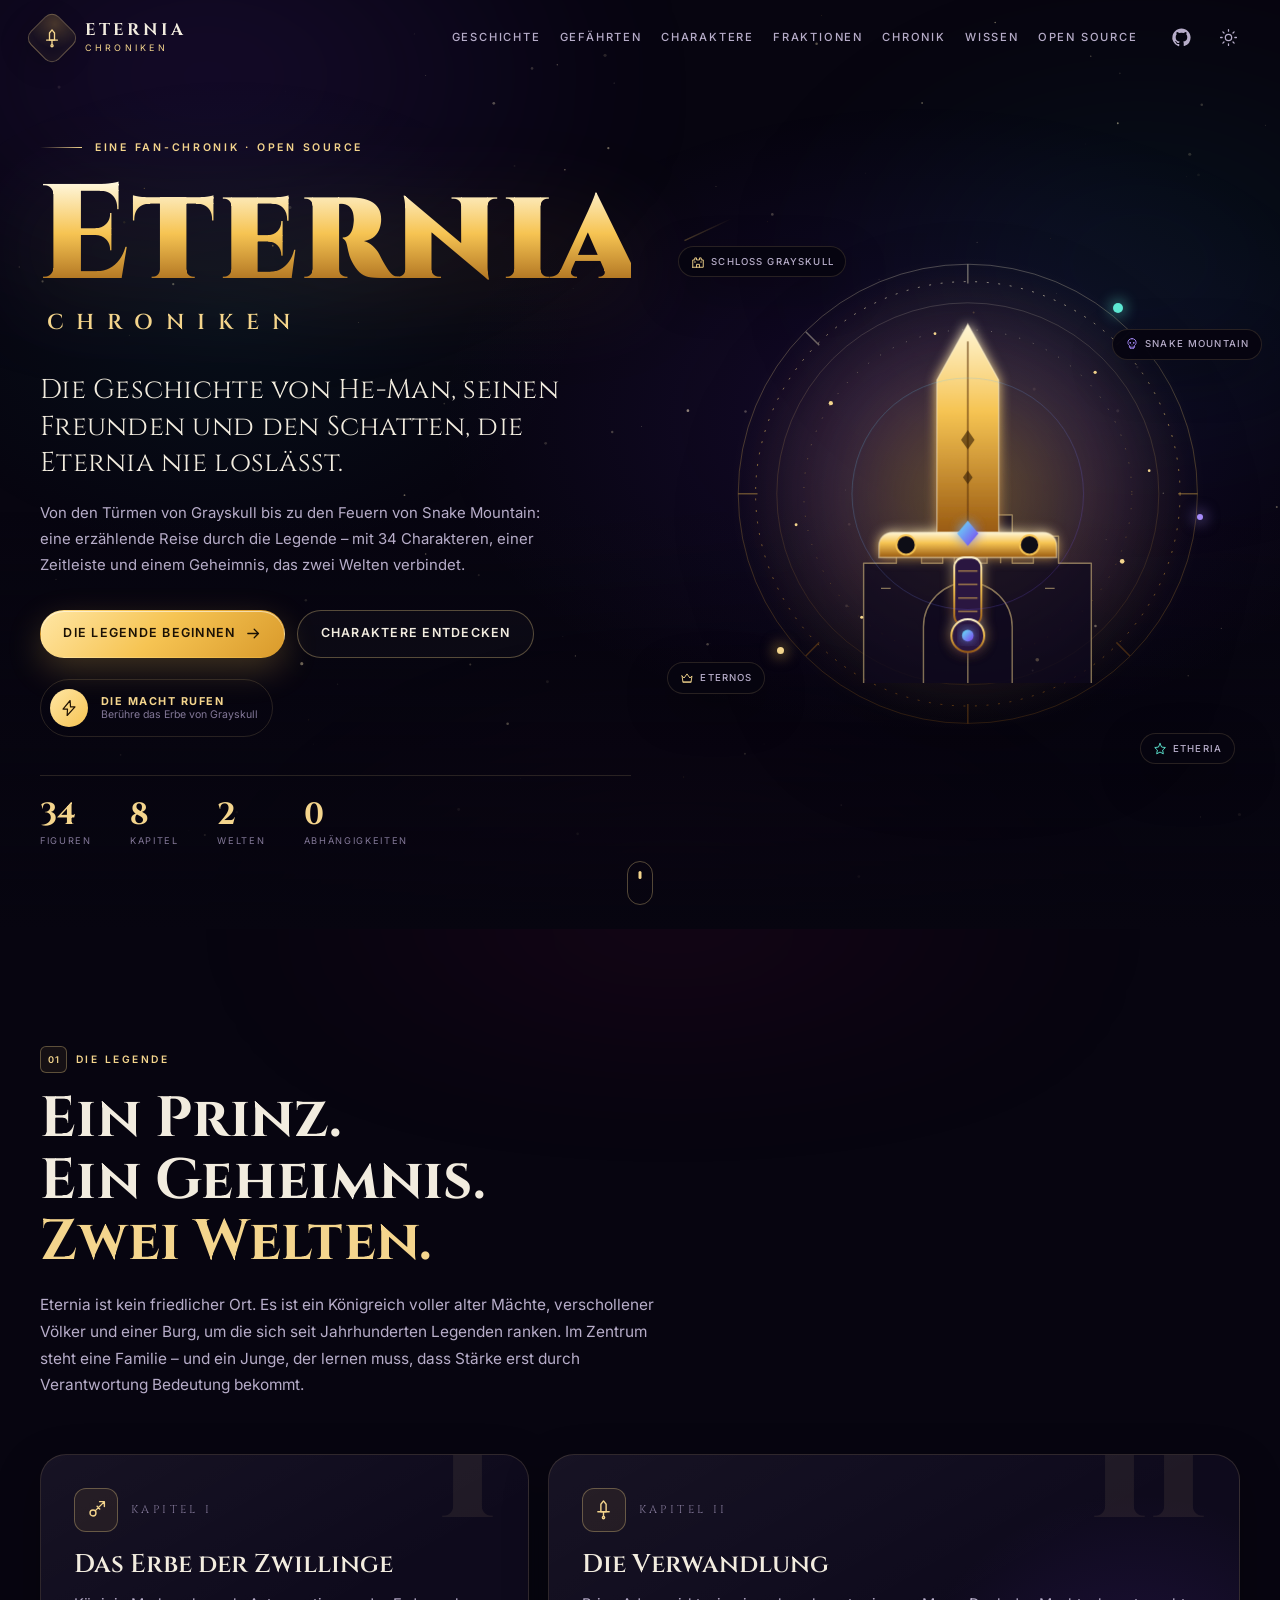
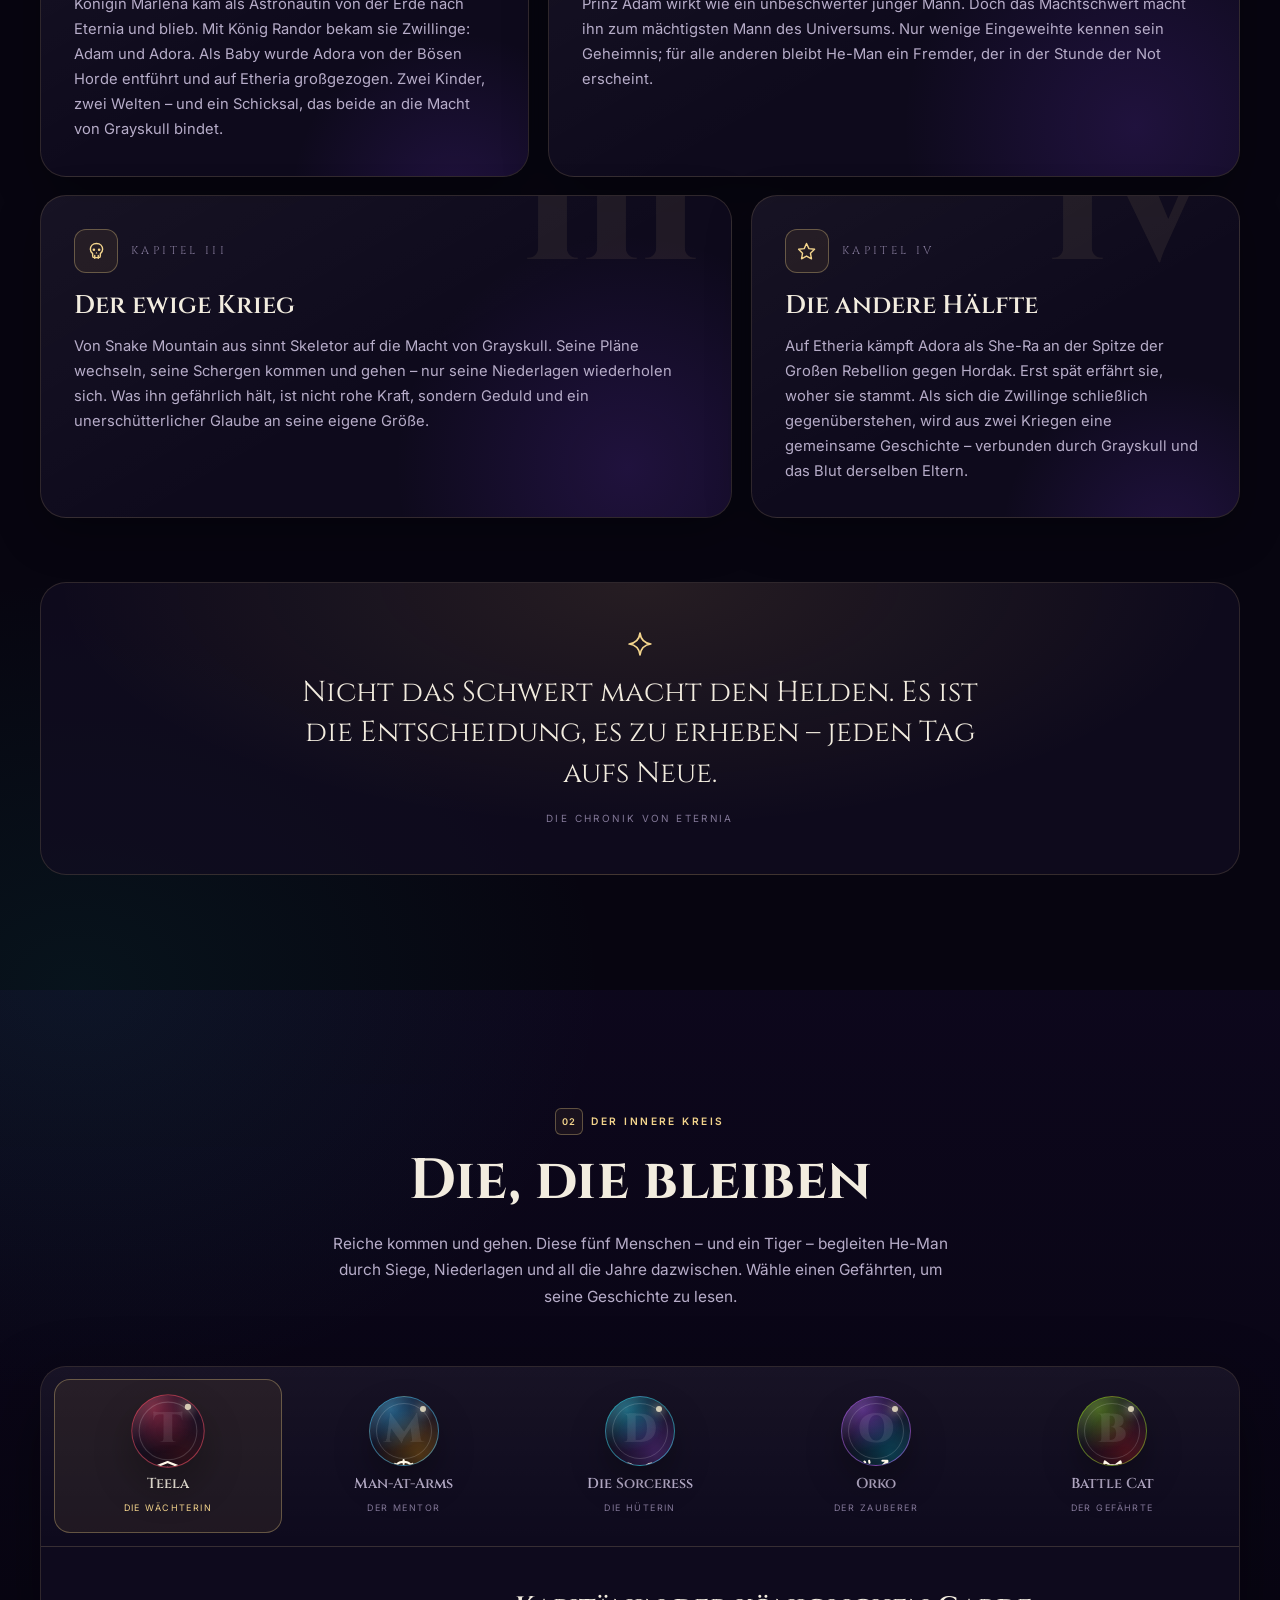
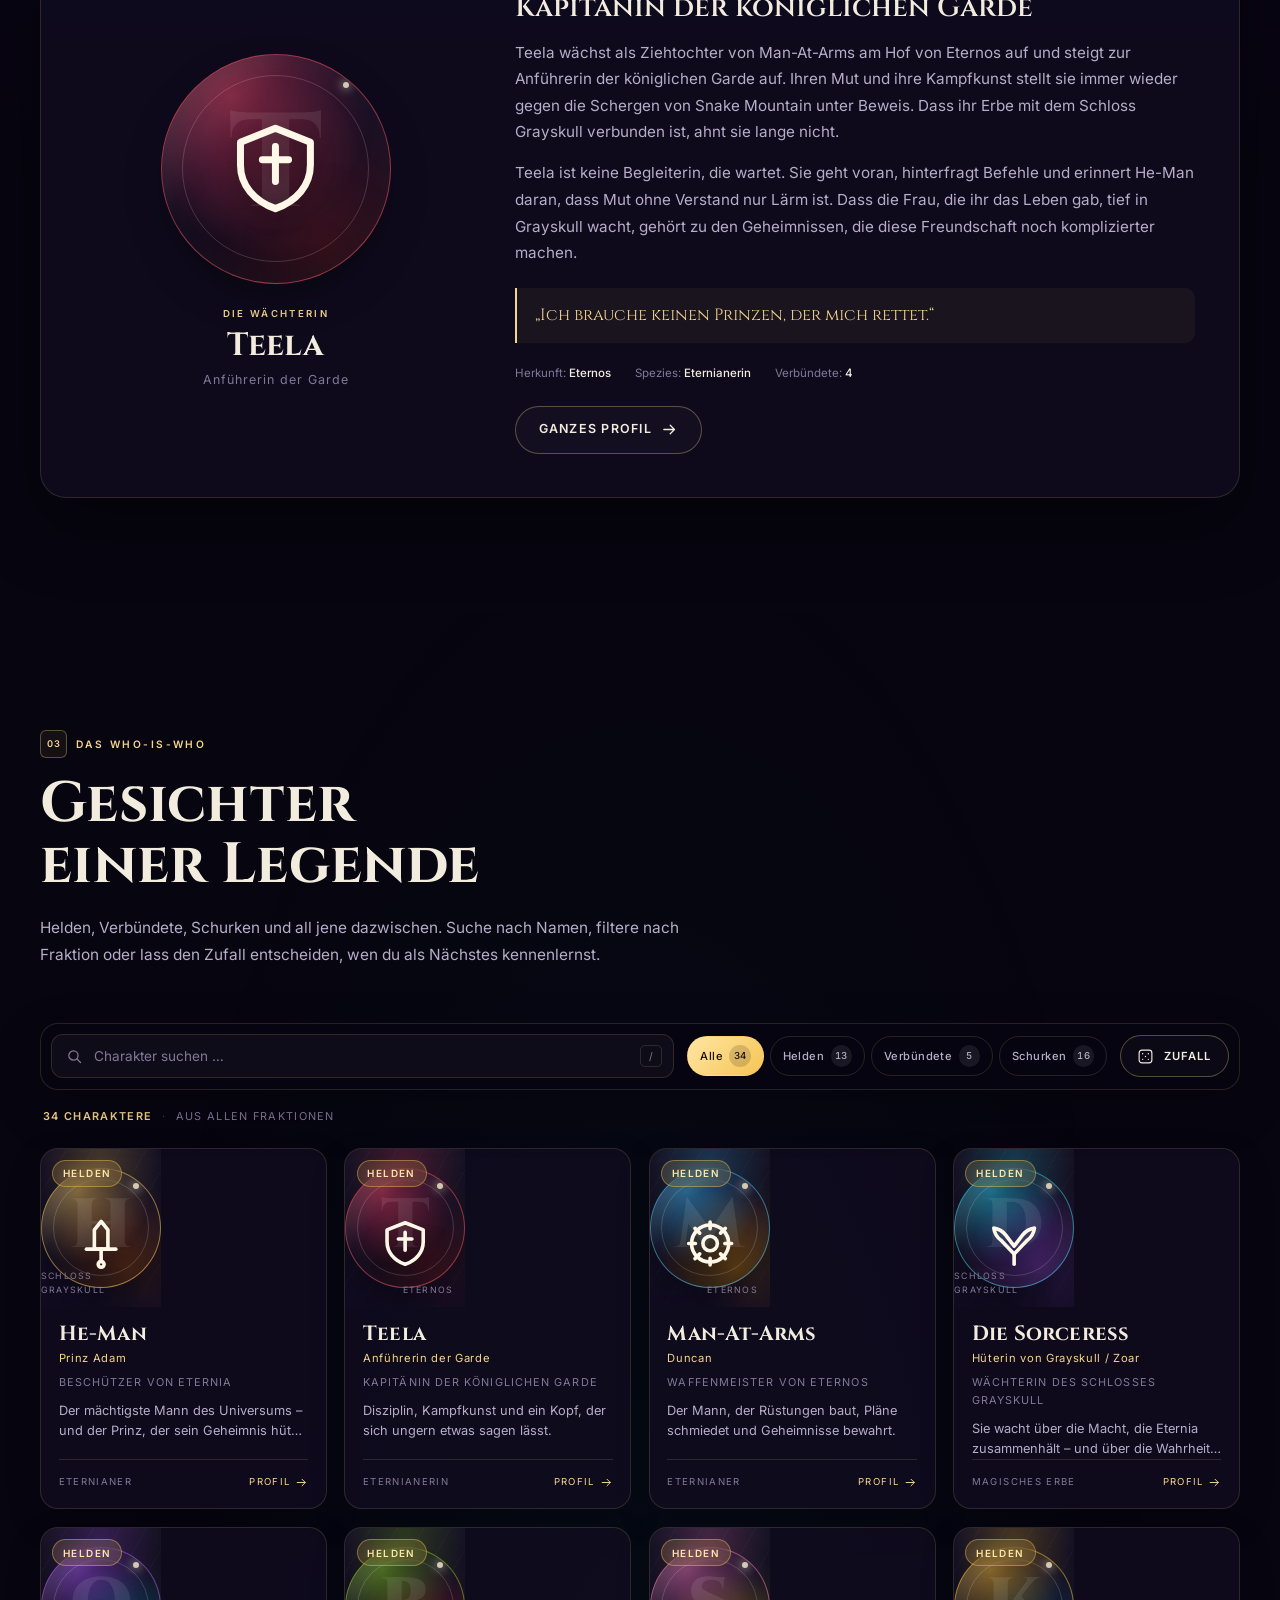
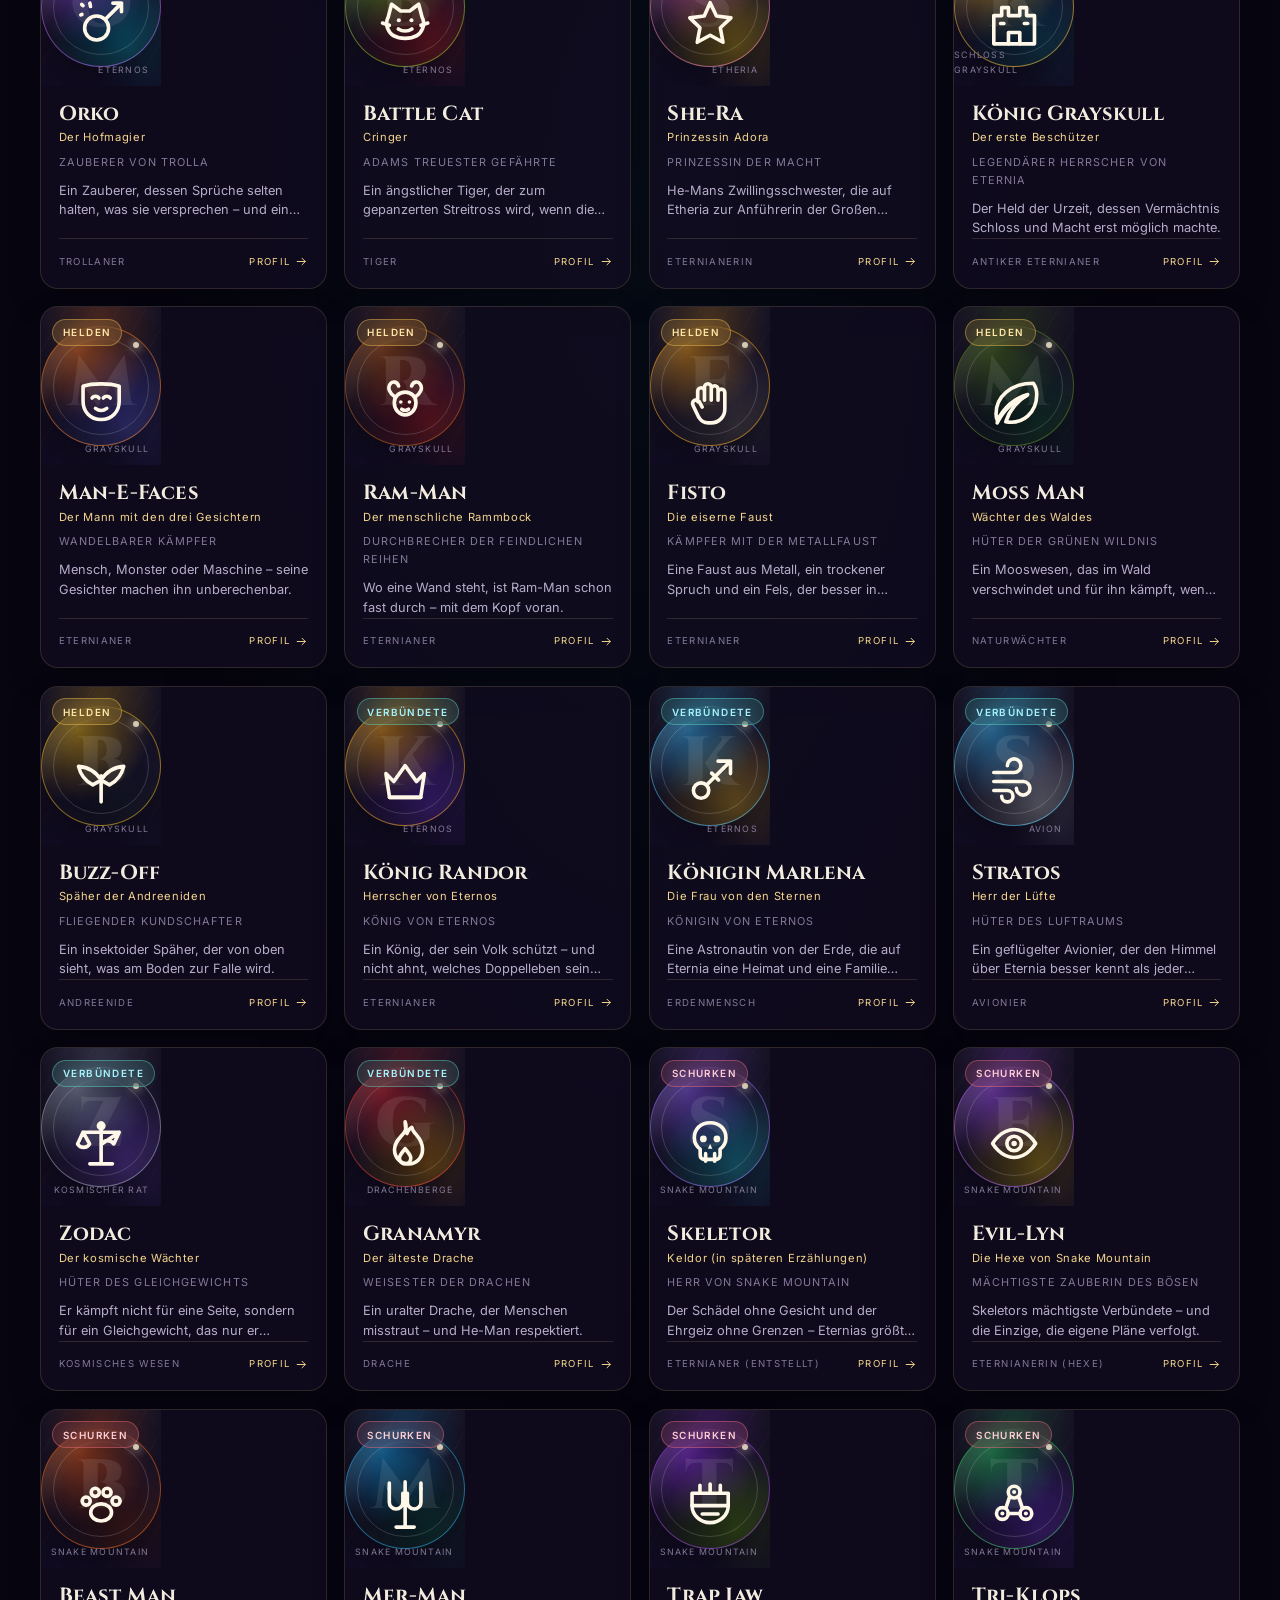
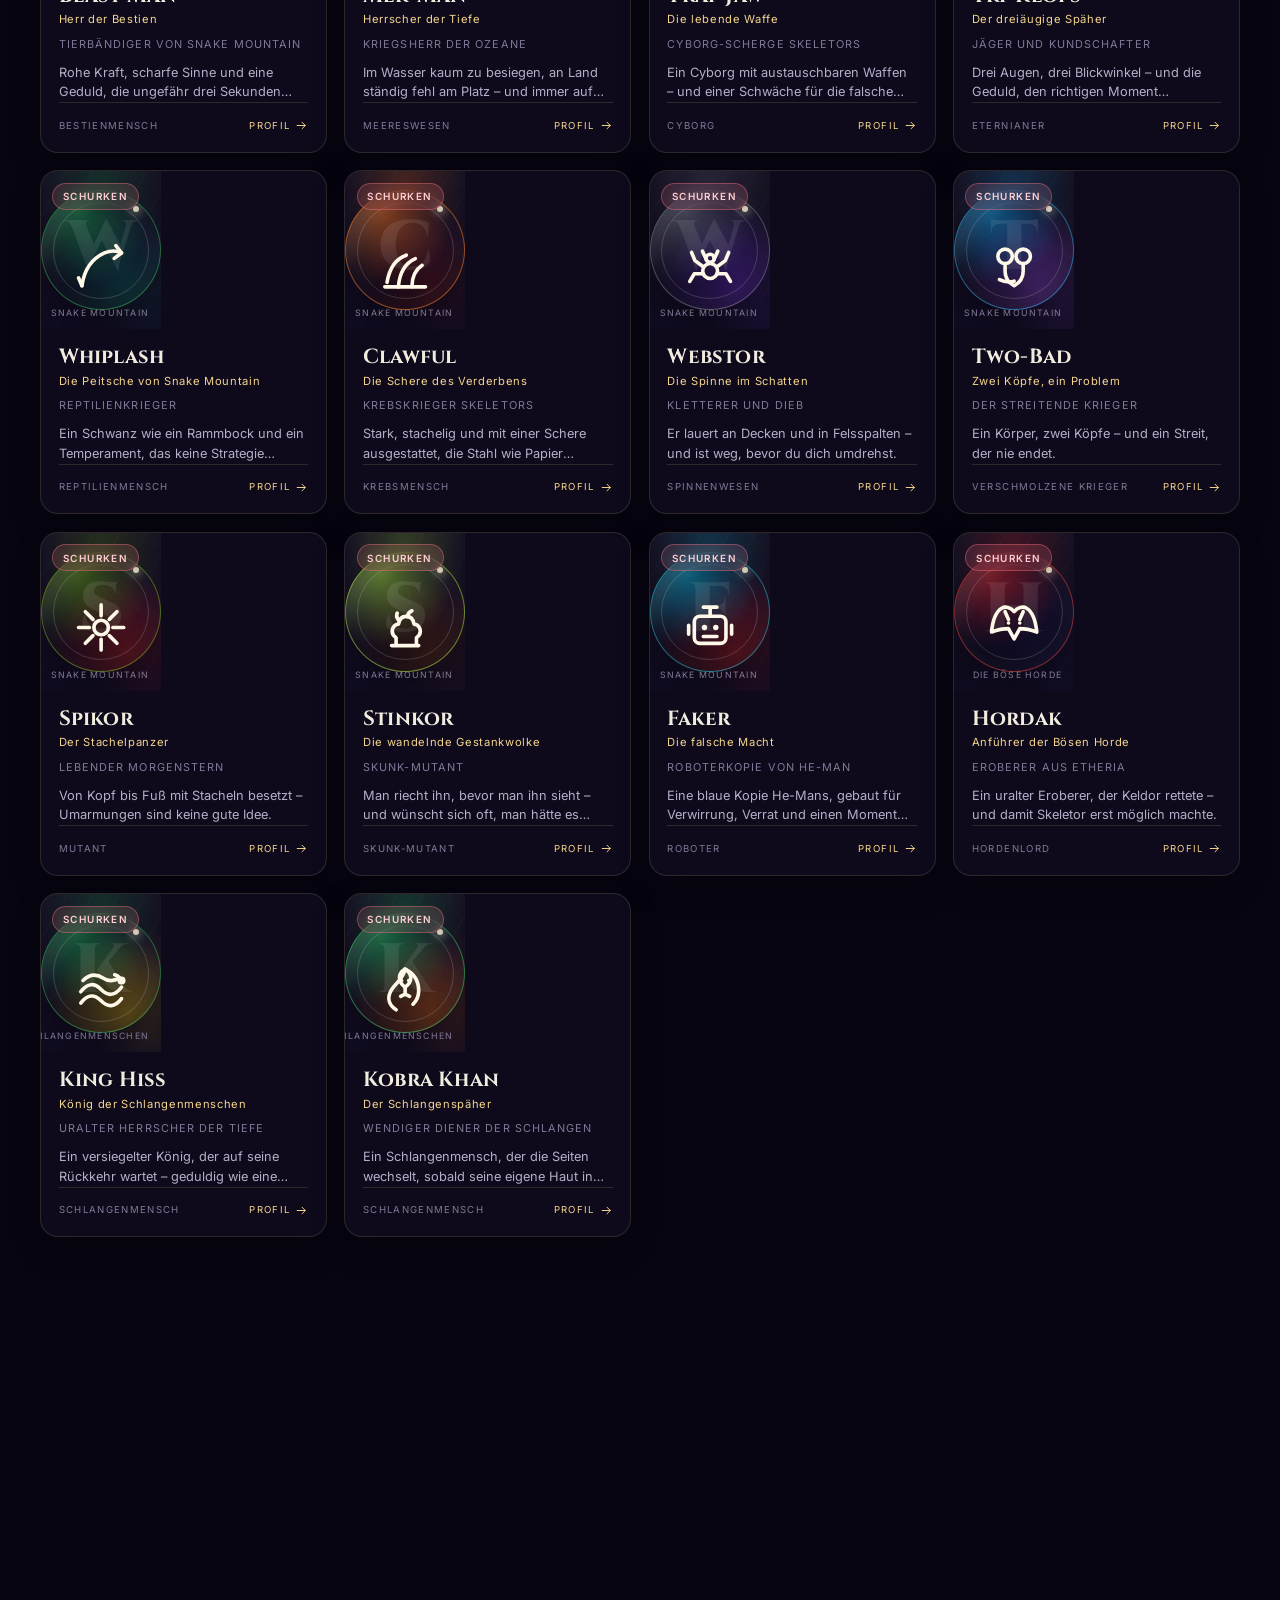
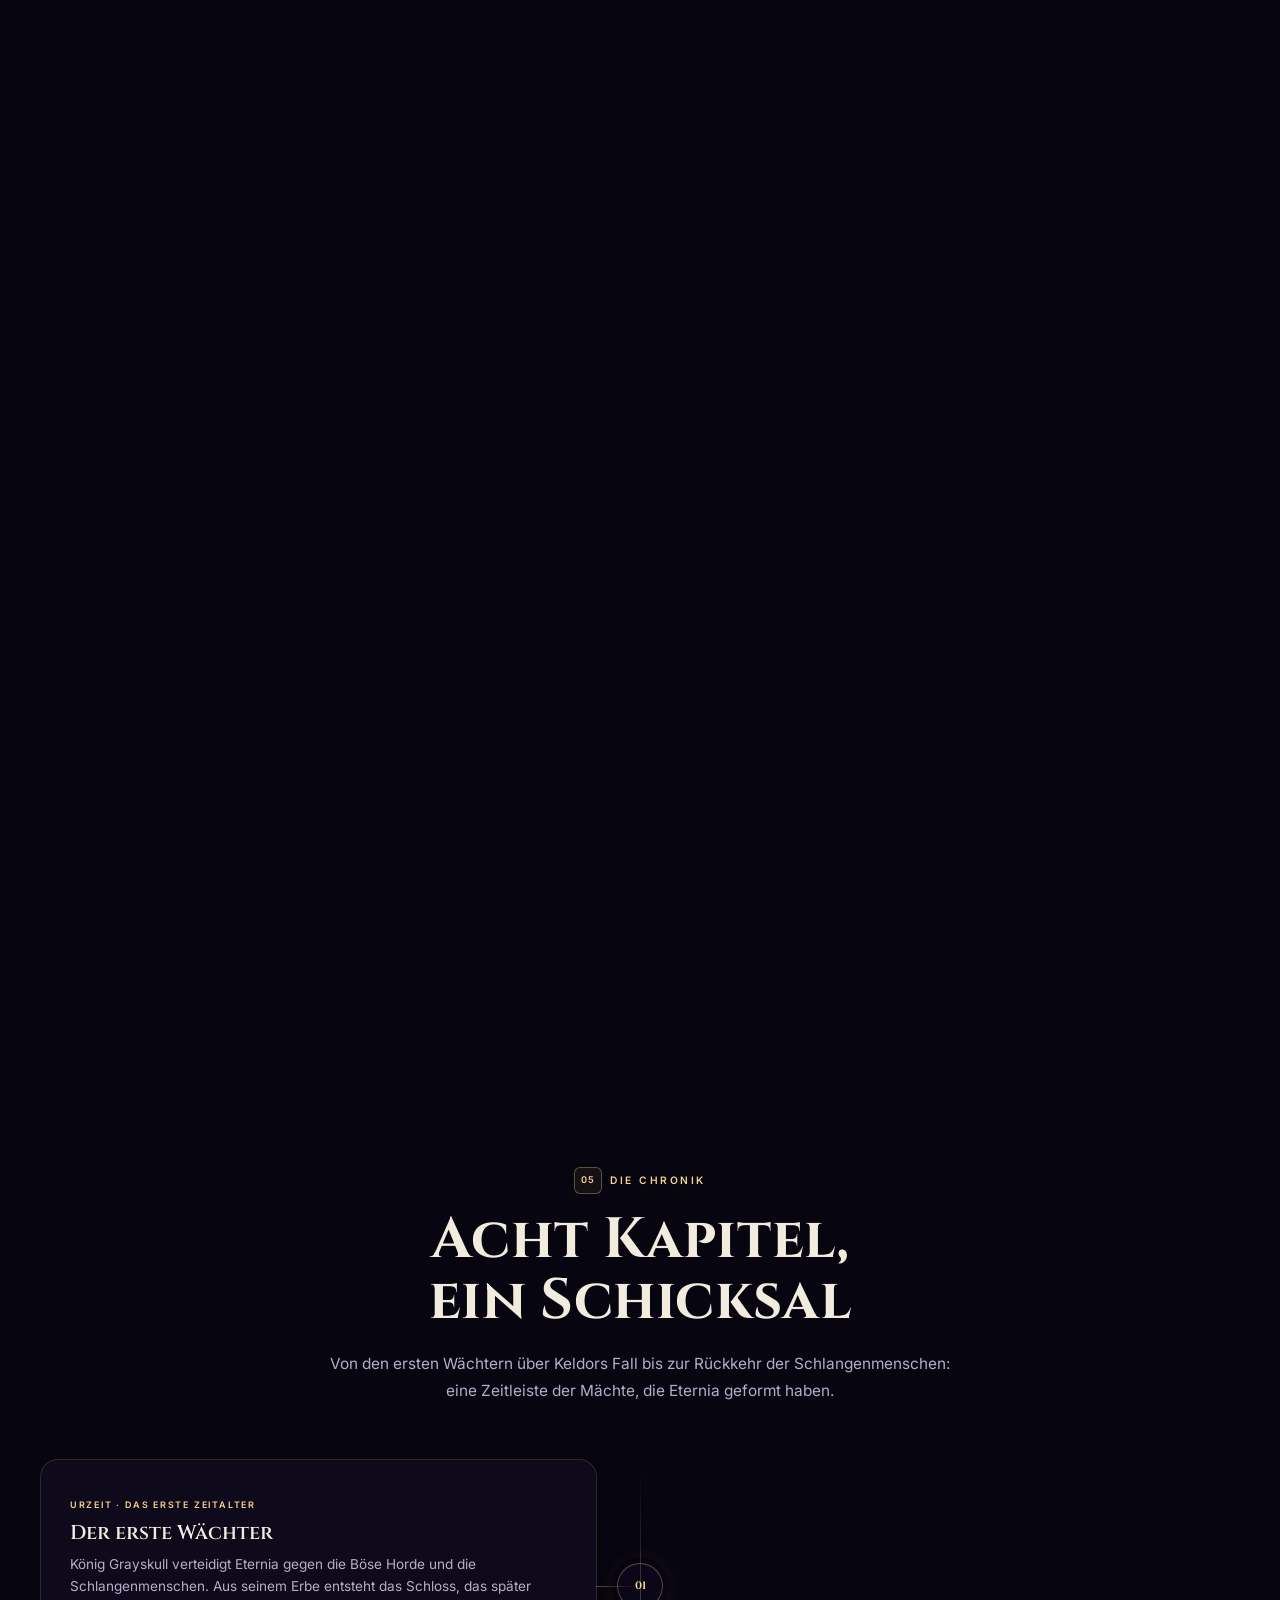
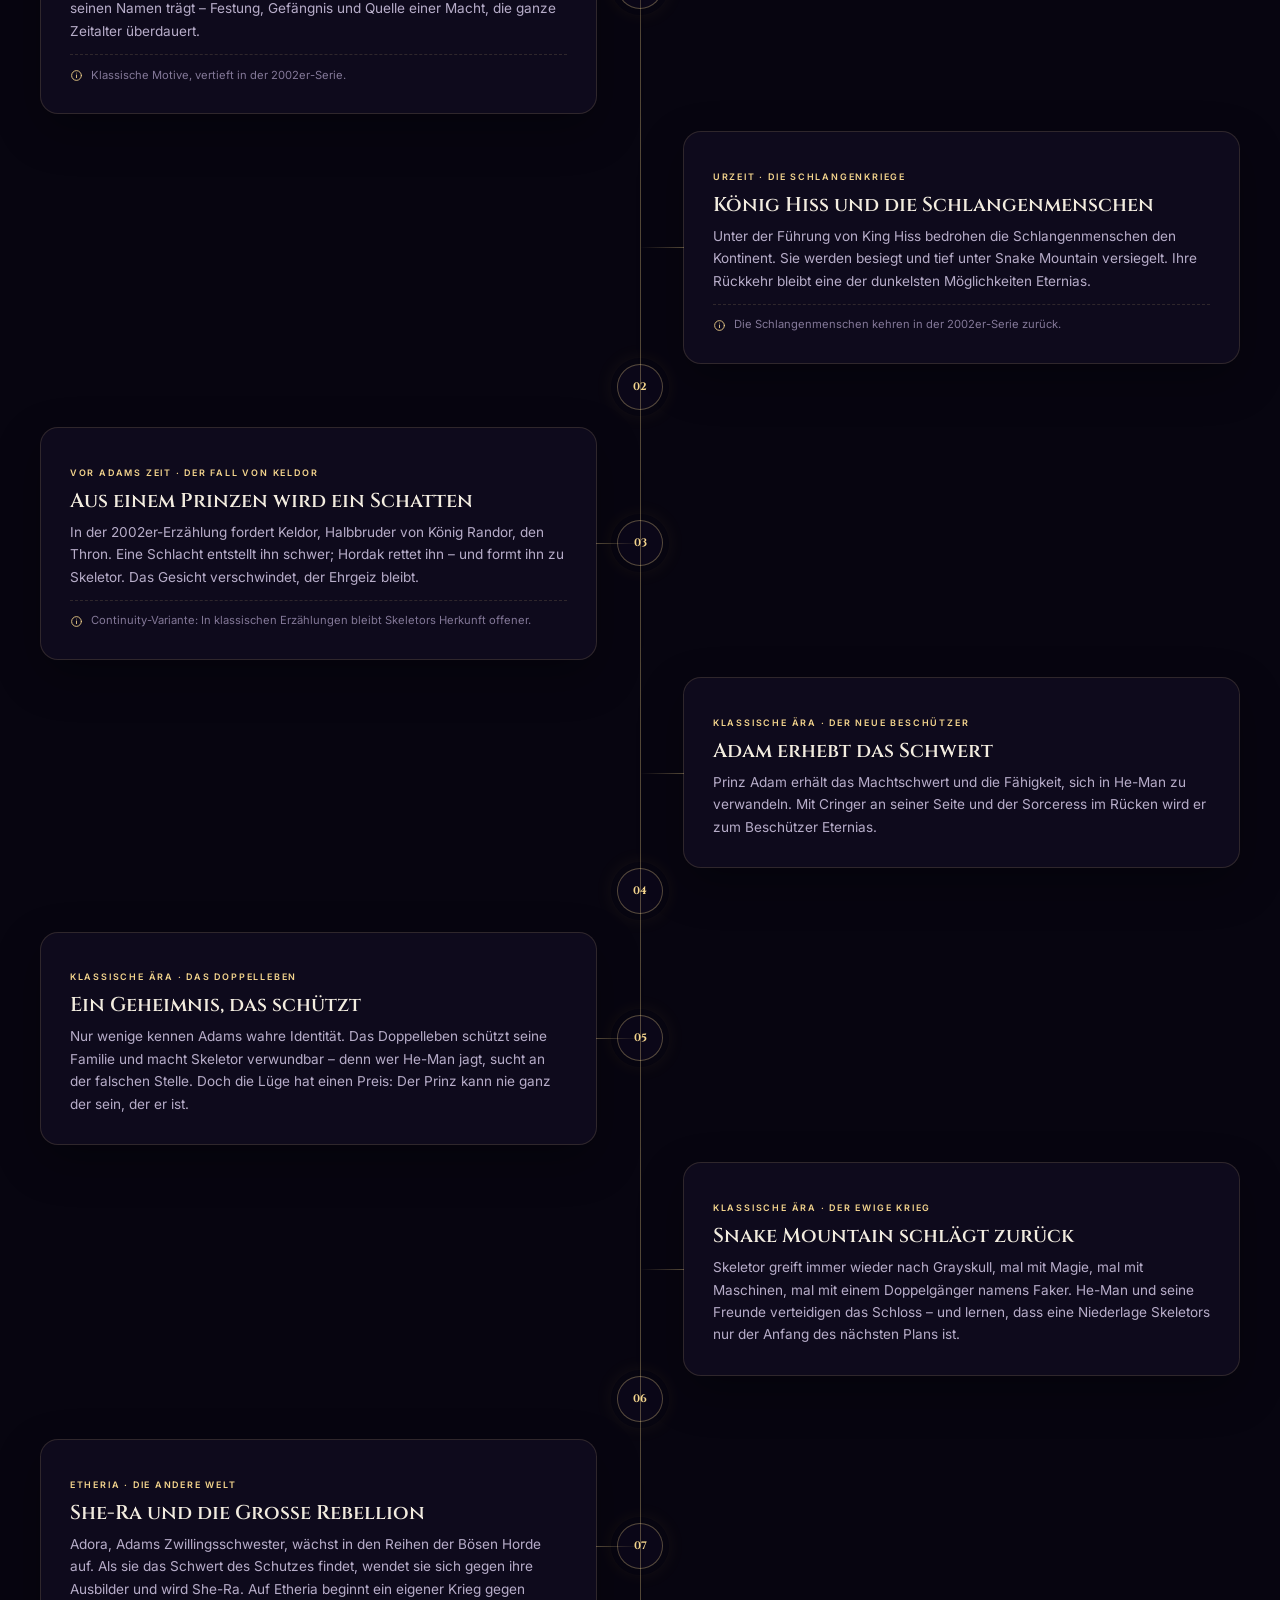
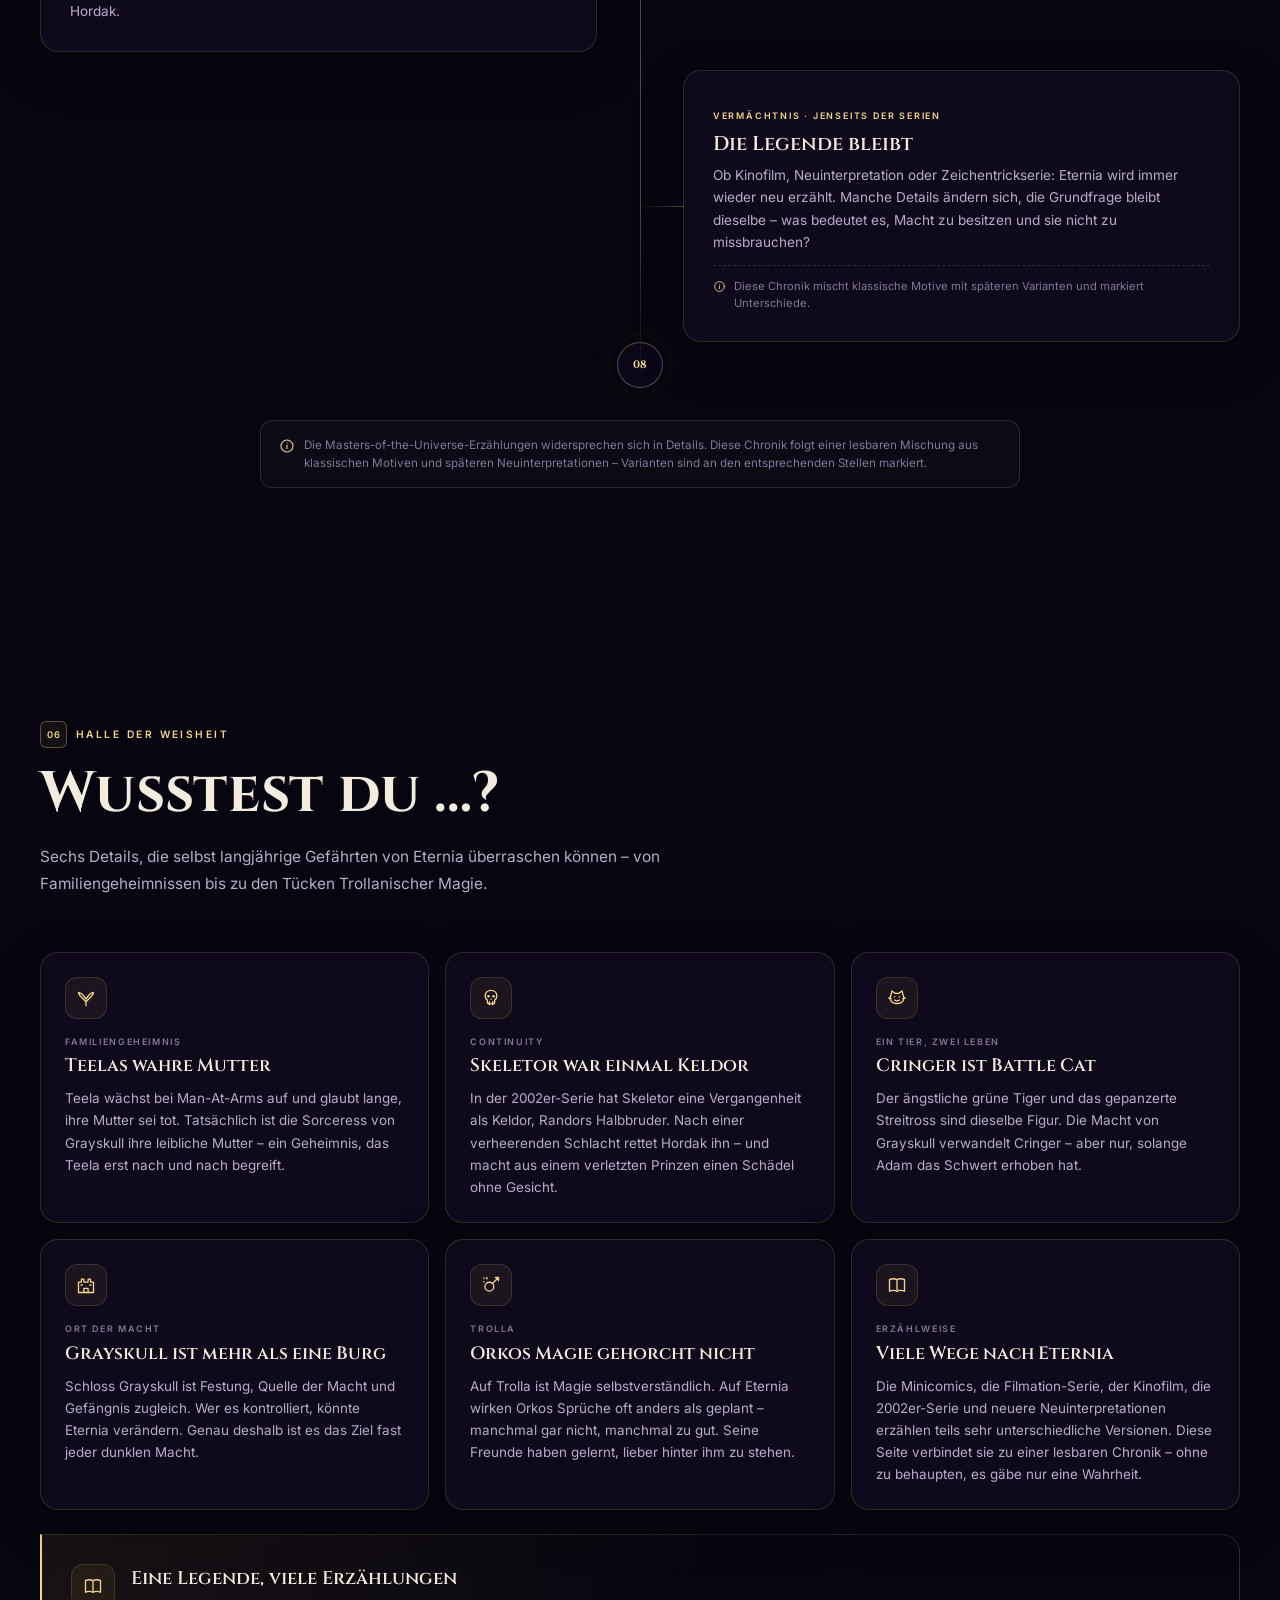
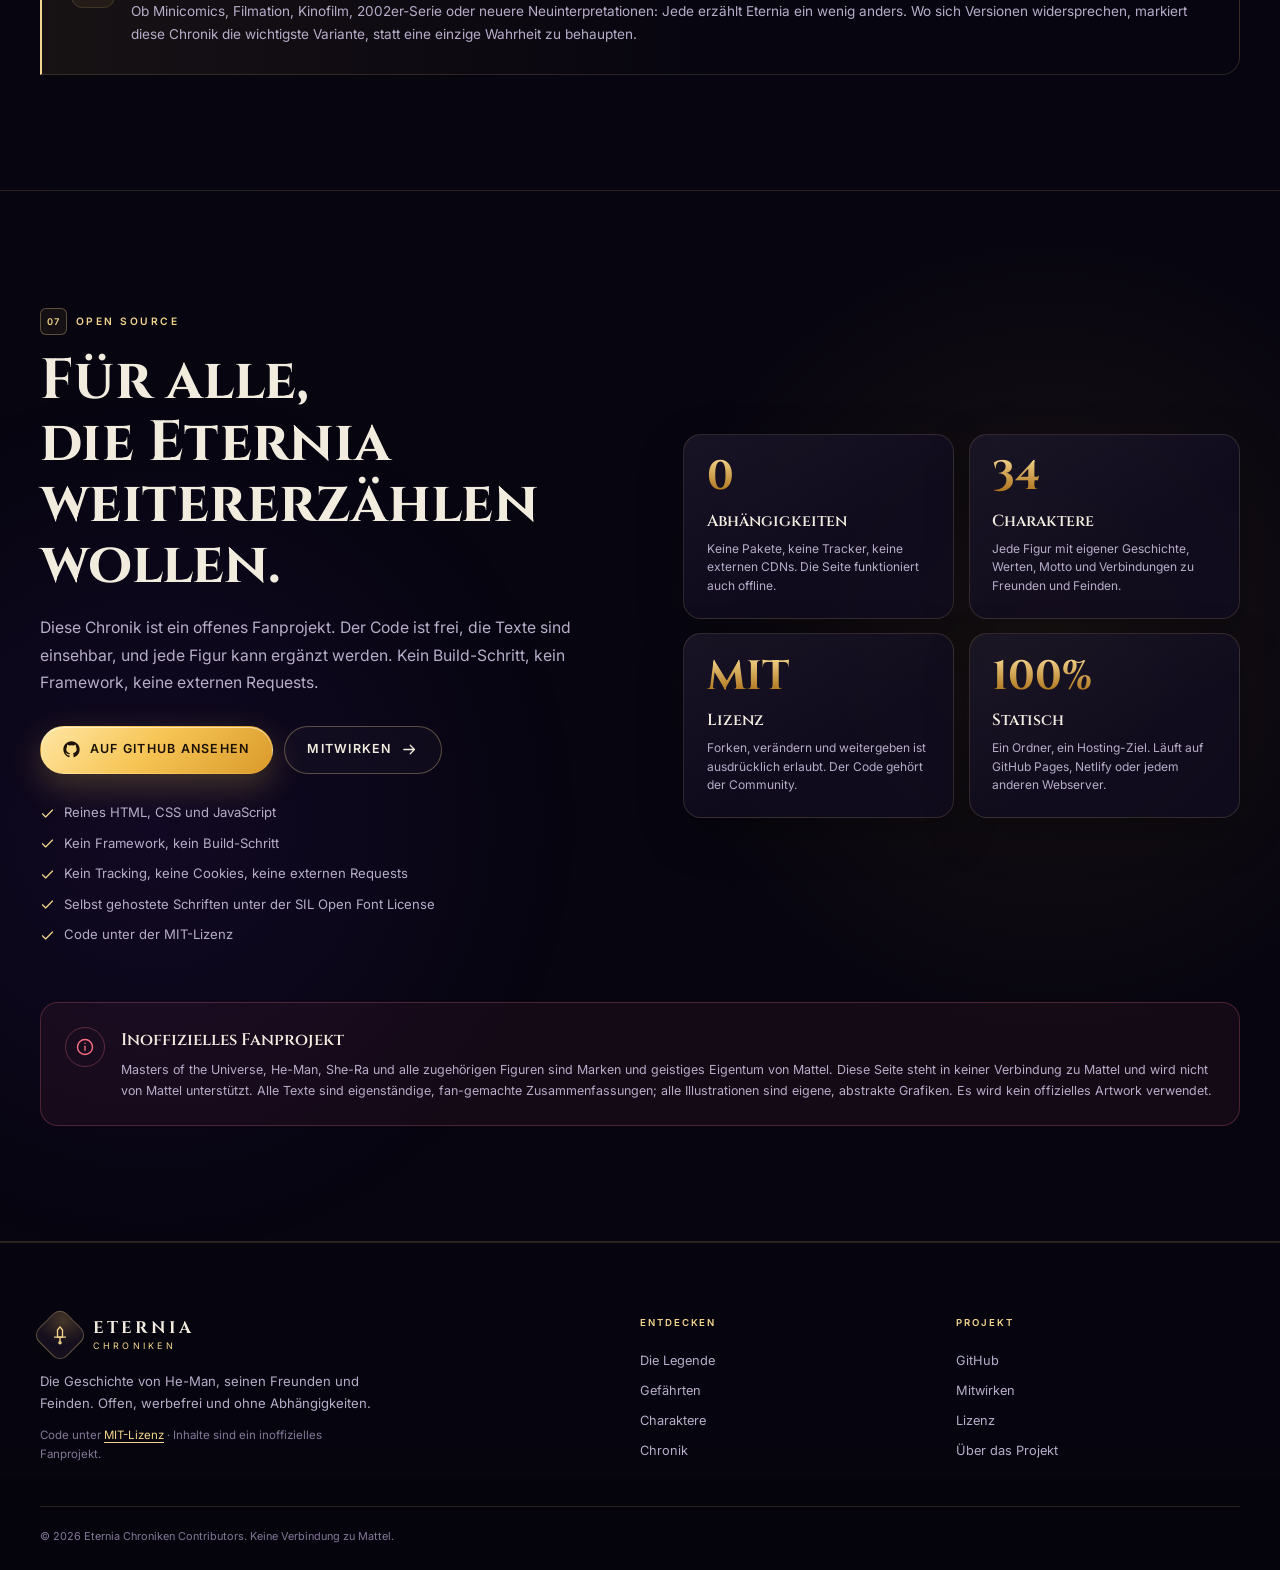
<file: index.html>
<!DOCTYPE html>
<html lang="de" data-theme="dark">
<head>
  <meta charset="utf-8">
  <meta name="viewport" content="width=device-width, initial-scale=1">
  <title>Eternia Chroniken – Die Geschichte von He-Man, seinen Freunden und Feinden</title>
  <meta name="description" content="Eine offene, inoffizielle Fan-Chronik über He-Man, Schloss Grayskull, Skeletor und die Gefährten, die Eternia über Jahrzehnte begleiten. 34 Charaktere, Zeitleiste, Fraktionen und Hintergründe.">
  <meta name="author" content="Eternia Chroniken Contributors">
  <meta name="theme-color" content="#070510">
  <meta name="color-scheme" content="dark light">
  <link rel="canonical" href="https://barcibarci.github.io/eternia-chroniken/">

  <meta property="og:type" content="website">
  <meta property="og:locale" content="de_DE">
  <meta property="og:site_name" content="Eternia Chroniken">
  <meta property="og:url" content="https://barcibarci.github.io/eternia-chroniken/">
  <meta property="og:title" content="Eternia Chroniken – Die Legende von He-Man">
  <meta property="og:description" content="Die Geschichte von He-Man, seinen Freunden und Feinden. 34 Figuren, 8 Kapitel, zwei Welten – offen, werbefrei und ohne Abhängigkeiten.">
  <meta property="og:image" content="https://barcibarci.github.io/eternia-chroniken/assets/img/og-image.png">
  <meta property="og:image:width" content="1200">
  <meta property="og:image:height" content="630">
  <meta property="og:image:alt" content="Eternia Chroniken – ein goldener Schwert-Emblem über einem dunklen Sternenhimmel">
  <meta name="twitter:card" content="summary_large_image">
  <meta name="twitter:title" content="Eternia Chroniken – Die Legende von He-Man">
  <meta name="twitter:description" content="Die Geschichte von He-Man, seinen Freunden und Feinden. 34 Figuren, 8 Kapitel, zwei Welten – offen und ohne Abhängigkeiten.">
  <meta name="twitter:image" content="https://barcibarci.github.io/eternia-chroniken/assets/img/og-image.png">

  <link rel="icon" href="assets/img/favicon.svg" type="image/svg+xml">
  <link rel="apple-touch-icon" href="assets/img/apple-touch-icon.png">
  <link rel="manifest" href="site.webmanifest">
  <link rel="preload" href="assets/fonts/cinzel-latin.woff2" as="font" type="font/woff2" crossorigin>
  <link rel="preload" href="assets/fonts/inter-latin.woff2" as="font" type="font/woff2" crossorigin>
  <link rel="stylesheet" href="assets/css/styles.css">
  <script>document.documentElement.classList.add('js');</script>
  <script src="assets/js/data.js" defer></script>
  <script src="assets/js/app.js" defer></script>

  <script type="application/ld+json">
  {
    "@context": "https://schema.org",
    "@type": "WebSite",
    "name": "Eternia Chroniken",
    "url": "https://barcibarci.github.io/eternia-chroniken/",
    "inLanguage": "de",
    "description": "Inoffizielle, offene Fan-Chronik über He-Man, seine Freunde, seine Feinde und die Welt Eternia.",
    "isAccessibleForFree": true,
    "license": "https://opensource.org/licenses/MIT",
    "sameAs": ["https://github.com/BarciBarci/eternia-chroniken"]
  }
  </script>
</head>
<body>
  <a class="skip-link" href="#main">Zum Inhalt springen</a>
  <div class="scroll-progress" aria-hidden="true"><span id="scroll-progress-bar"></span></div>

  <!-- Icon-Sprite: wird von HTML und JavaScript gemeinsam genutzt. -->
  <svg class="icon-sprite" aria-hidden="true" focusable="false" width="0" height="0">
    <defs>
      <symbol id="i-sword" viewBox="0 0 24 24" fill="none" stroke="currentColor" stroke-width="1.6" stroke-linecap="round" stroke-linejoin="round">
        <path d="M12 2.2 15 6v8.5H9V6l3-3.8Z"/><path d="M5.5 14.5h13"/><path d="M12 14.5V20"/><circle cx="12" cy="21.2" r="1.3"/>
      </symbol>
      <symbol id="i-shield" viewBox="0 0 24 24" fill="none" stroke="currentColor" stroke-width="1.6" stroke-linecap="round" stroke-linejoin="round">
        <path d="M12 2.8 20 6v5.2c0 4.7-3.2 8.3-8 10-4.8-1.7-8-5.3-8-10V6l8-3.2Z"/><path d="M12 7v8M9 10h6"/>
      </symbol>
      <symbol id="i-gear" viewBox="0 0 24 24" fill="none" stroke="currentColor" stroke-width="1.6" stroke-linecap="round" stroke-linejoin="round">
        <circle cx="12" cy="12" r="3.2"/><circle cx="12" cy="12" r="8.2"/>
        <path d="M12 2.5v3M12 18.5v3M2.5 12h3M18.5 12h3M5.3 5.3l2.1 2.1M16.6 16.6l2.1 2.1M18.7 5.3l-2.1 2.1M7.4 16.6l-2.1 2.1"/>
      </symbol>
      <symbol id="i-falcon" viewBox="0 0 24 24" fill="none" stroke="currentColor" stroke-width="1.6" stroke-linecap="round" stroke-linejoin="round">
        <path d="M21 5.2c-2.2.3-4 1.4-5.3 3.1L12 13.2 8.3 8.3C7 6.6 5.2 5.5 3 5.2c.3 2.2 1.4 4 3.1 5.3L12 16.6l5.9-6.1c1.7-1.3 2.8-3.1 3.1-5.3Z"/><path d="M12 16.6v4.6"/>
      </symbol>
      <symbol id="i-orb" viewBox="0 0 24 24" fill="none" stroke="currentColor" stroke-width="1.6" stroke-linecap="round" stroke-linejoin="round">
        <circle cx="10" cy="14" r="5.3"/><path d="M14 10 21 3M17.2 3H21v3.8"/><path d="M3 8.2 3.5 8M7 3l.3 1.5M3.4 3.6 4 4.1"/>
      </symbol>
      <symbol id="i-cat" viewBox="0 0 24 24" fill="none" stroke="currentColor" stroke-width="1.6" stroke-linecap="round" stroke-linejoin="round">
        <path d="M4.5 9.2 6 3.5l4 3h4l4-3 1.5 5.7c.8 1.5 1 3.2.2 5.1-1 2.6-3.8 4.3-7.7 4.3s-6.7-1.7-7.7-4.3c-.8-1.9-.6-3.6.2-5.1Z"/>
        <circle cx="9.2" cy="10.6" r=".9" fill="currentColor" stroke="none"/><circle cx="14.8" cy="10.6" r=".9" fill="currentColor" stroke="none"/>
        <path d="M9 14.4c1.8 1.2 4.2 1.2 6 0"/><path d="M2 11.8 5 12.8M22 11.8l-3 1"/>
      </symbol>
      <symbol id="i-star" viewBox="0 0 24 24" fill="none" stroke="currentColor" stroke-width="1.6" stroke-linecap="round" stroke-linejoin="round">
        <path d="m12 2.8 2.8 5.9 6.4.8-4.7 4.4 1.2 6.4-5.7-3.1-5.7 3.1 1.2-6.4L3 9.5l6.4-.8L12 2.8Z"/>
      </symbol>
      <symbol id="i-castle" viewBox="0 0 24 24" fill="none" stroke="currentColor" stroke-width="1.6" stroke-linecap="round" stroke-linejoin="round">
        <path d="M3 21V8.5h3.5V5h3v3.5h5V5h3v3.5H21V21H3Z"/><path d="M9.5 21v-5h5v5"/><path d="M6 12h1.5M16.5 12H18"/>
      </symbol>
      <symbol id="i-mask" viewBox="0 0 24 24" fill="none" stroke="currentColor" stroke-width="1.6" stroke-linecap="round" stroke-linejoin="round">
        <path d="M4 4.8c4.1-1.4 11.9-1.4 16 0v6.5c0 4.7-3.2 8.2-8 8.2s-8-3.5-8-8.2V4.8Z"/>
        <path d="M8 10c.8-1 2.2-1 3 0M13 10c.8-1 2.2-1 3 0"/><path d="M9.5 14.6c1.6 1.2 3.4 1.2 5 0"/>
      </symbol>
      <symbol id="i-ram" viewBox="0 0 24 24" fill="none" stroke="currentColor" stroke-width="1.6" stroke-linecap="round" stroke-linejoin="round">
        <path d="M12 7.4c-2.8 0-4.8 2-4.8 4.7 0 3.2 2.4 5.4 4.8 5.4s4.8-2.2 4.8-5.4c0-2.7-2-4.7-4.8-4.7Z"/>
        <path d="M7.4 9.5C5.2 8 4.1 5.6 5.3 3.9c1-1.5 3.3-1.2 3.8.8M16.6 9.5c2.2-1.5 3.3-3.9 2.1-5.6-1-1.5-3.3-1.2-3.8.8"/>
        <circle cx="10.1" cy="11.8" r=".8" fill="currentColor" stroke="none"/><circle cx="13.9" cy="11.8" r=".8" fill="currentColor" stroke="none"/>
        <path d="M10.5 15c1 .7 2 .7 3 0"/>
      </symbol>
      <symbol id="i-fist" viewBox="0 0 24 24" fill="none" stroke="currentColor" stroke-width="1.6" stroke-linecap="round" stroke-linejoin="round">
        <path d="M6.5 11.6V7a1.5 1.5 0 0 1 3 0v4M9.5 11V5.2a1.5 1.5 0 0 1 3 0V11M12.5 11V6.1a1.5 1.5 0 0 1 3 0V11M15.5 11V7.6a1.5 1.5 0 0 1 3 0V15c0 3.3-2.7 6-6 6h-1.3c-1.7 0-3.3-.9-4.2-2.4L4.4 13.2a1.6 1.6 0 0 1 2.7-1.7L8.5 14"/>
      </symbol>
      <symbol id="i-leaf" viewBox="0 0 24 24" fill="none" stroke="currentColor" stroke-width="1.6" stroke-linecap="round" stroke-linejoin="round">
        <path d="M20.5 3.5C10.5 3.5 4 9.5 4 17c0 1.2.2 2.2.6 3 3-6 7.7-9.8 13.4-11.5-4.7 2.8-8 6.8-9.7 12 7.5 1.3 13.7-4 13.7-12 0-1.6-.2-3.2-1.5-5Z"/><path d="M4.5 21c3-6 7.5-10 13-12"/>
      </symbol>
      <symbol id="i-wings" viewBox="0 0 24 24" fill="none" stroke="currentColor" stroke-width="1.6" stroke-linecap="round" stroke-linejoin="round">
        <path d="M12 11.4C9.7 7.7 6.4 5.6 2 5.3c.9 3.8 3 6.5 6.3 8.2l3.7-2.1ZM12 11.4c2.3-3.7 5.6-5.8 10-6.1-.9 3.8-3 6.5-6.3 8.2l-3.7-2.1Z"/><path d="M12 9.5V21"/>
      </symbol>
      <symbol id="i-wind" viewBox="0 0 24 24" fill="none" stroke="currentColor" stroke-width="1.6" stroke-linecap="round" stroke-linejoin="round">
        <path d="M3 8h9a3 3 0 1 0-3-3M3 12h13a3 3 0 1 1-3 3M3 16h6a2.5 2.5 0 1 1-2.5 2.5"/>
      </symbol>
      <symbol id="i-scales" viewBox="0 0 24 24" fill="none" stroke="currentColor" stroke-width="1.6" stroke-linecap="round" stroke-linejoin="round">
        <path d="M12 3v18M7 21h10M4 7h16M4 7l-2.4 5.2a3.1 3.1 0 0 0 5.3 0L4 7ZM20 7l-2.4 5.2a3.1 3.1 0 0 0-5.3 0L20 7Z"/><circle cx="12" cy="4.2" r="1.2"/>
      </symbol>
      <symbol id="i-flame" viewBox="0 0 24 24" fill="none" stroke="currentColor" stroke-width="1.6" stroke-linecap="round" stroke-linejoin="round">
        <path d="M12 2.4c1.2 3.3-.4 4.9-1.8 6.4-1.5 1.7-2.9 3.3-2.9 5.9 0 3.6 2.6 6.3 6.2 6.3s6.2-2.8 6.2-6.5c0-2.6-1.2-4.6-2.7-6.3-.9-1-1.8-2-2-3.4-1.2.7-1.9 1.7-2.2 2.8-.5-1.5-.7-3.3-.8-5.2Z"/>
        <path d="M12 21c-1.4 0-2.5-1.1-2.5-2.6 0-1.3 1-2.2 2.5-4.1 1.5 1.9 2.5 2.8 2.5 4.1 0 1.5-1.1 2.6-2.5 2.6Z"/>
      </symbol>
      <symbol id="i-comet" viewBox="0 0 24 24" fill="none" stroke="currentColor" stroke-width="1.6" stroke-linecap="round" stroke-linejoin="round">
        <circle cx="8" cy="16" r="3.4"/><path d="M11 13 21 3M15.5 3H21v5.5M12.7 8.3l3 3"/>
      </symbol>
      <symbol id="i-crown" viewBox="0 0 24 24" fill="none" stroke="currentColor" stroke-width="1.6" stroke-linecap="round" stroke-linejoin="round">
        <path d="M3.5 8.5 7 12l5-7 5 7 3.5-3.5-1.6 10.5H5.1L3.5 8.5Z"/><path d="M5.1 19h13.8"/>
      </symbol>
      <symbol id="i-skull" viewBox="0 0 24 24" fill="none" stroke="currentColor" stroke-width="1.6" stroke-linecap="round" stroke-linejoin="round">
        <path d="M12 2.8c-4.4 0-7 3-7 6.7 0 2.3 1.1 3.9 2.6 5v2.7c0 1 .8 1.8 1.8 1.8h5.2c1 0 1.8-.8 1.8-1.8v-2.7c1.5-1.1 2.6-2.7 2.6-5 0-3.7-2.6-6.7-7-6.7Z"/>
        <circle cx="9" cy="10" r="1.5" fill="currentColor" stroke="none"/><circle cx="15" cy="10" r="1.5" fill="currentColor" stroke="none"/>
        <path d="m12 12.2-1 2.1h2l-1-2.1Z" fill="currentColor" stroke="none"/><path d="M10 16.5v3.3M14 16.5v3.3"/>
      </symbol>
      <symbol id="i-eye" viewBox="0 0 24 24" fill="none" stroke="currentColor" stroke-width="1.6" stroke-linecap="round" stroke-linejoin="round">
        <path d="M2.5 12S6 5.8 12 5.8 21.5 12 21.5 12 18 18.2 12 18.2 2.5 12 2.5 12Z"/><circle cx="12" cy="12" r="3.2"/><circle cx="12" cy="12" r="1.2" fill="currentColor" stroke="none"/>
      </symbol>
      <symbol id="i-three-eyes" viewBox="0 0 24 24" fill="none" stroke="currentColor" stroke-width="1.6" stroke-linecap="round" stroke-linejoin="round">
        <circle cx="12" cy="6.5" r="2.6"/><circle cx="6.8" cy="16" r="2.6"/><circle cx="17.2" cy="16" r="2.6"/>
        <circle cx="12" cy="6.5" r=".9" fill="currentColor" stroke="none"/><circle cx="6.8" cy="16" r=".9" fill="currentColor" stroke="none"/><circle cx="17.2" cy="16" r=".9" fill="currentColor" stroke="none"/>
        <path d="M10 8.6 8.4 13.4M14 8.6l1.6 4.8M9.4 16h5.2"/>
      </symbol>
      <symbol id="i-paw" viewBox="0 0 24 24" fill="none" stroke="currentColor" stroke-width="1.6" stroke-linecap="round" stroke-linejoin="round">
        <ellipse cx="12" cy="15.5" rx="4.6" ry="3.8"/><circle cx="5.4" cy="10.5" r="1.8"/><circle cx="9.4" cy="6.6" r="1.8"/><circle cx="14.6" cy="6.6" r="1.8"/><circle cx="18.6" cy="10.5" r="1.8"/>
      </symbol>
      <symbol id="i-trident" viewBox="0 0 24 24" fill="none" stroke="currentColor" stroke-width="1.6" stroke-linecap="round" stroke-linejoin="round">
        <path d="M12 2v20M5 5v6a3 3 0 0 0 6 0V7M19 5v6a3 3 0 0 1-6 0V7M8 22h8"/><path d="M5 5V2.5M19 5V2.5"/>
      </symbol>
      <symbol id="i-jaw" viewBox="0 0 24 24" fill="none" stroke="currentColor" stroke-width="1.6" stroke-linecap="round" stroke-linejoin="round">
        <path d="M4 7h16v5.5H4z"/><path d="M4 12.5c0 4.1 3.6 7.5 8 7.5s8-3.4 8-7.5"/><path d="M7.5 7V3.5M12 7V3M16.5 7V3.5M8.5 16.2h7"/>
      </symbol>
      <symbol id="i-tail" viewBox="0 0 24 24" fill="none" stroke="currentColor" stroke-width="1.6" stroke-linecap="round" stroke-linejoin="round">
        <path d="M3.5 20.5c1-7 4.5-12 10-14.5C16 5 19 5 21 6"/><path d="M18.5 2.8 21 6l-3.2 2.4"/><path d="M3.5 20.5 2 17"/>
      </symbol>
      <symbol id="i-claw" viewBox="0 0 24 24" fill="none" stroke="currentColor" stroke-width="1.6" stroke-linecap="round" stroke-linejoin="round">
        <path d="M4 19c1-6 4-10.5 8.5-12M9 21c.5-6 3-10.5 7.5-12.5M15 21c0-4 1.5-7.5 4.5-9.5"/><path d="M3 21h18"/>
      </symbol>
      <symbol id="i-spider" viewBox="0 0 24 24" fill="none" stroke="currentColor" stroke-width="1.6" stroke-linecap="round" stroke-linejoin="round">
        <circle cx="12" cy="14" r="3.3"/><circle cx="12" cy="8.4" r="1.8"/>
        <path d="M9.1 12.2 5.3 9.4 3.8 5.8M9 15.2H5l-2 3.4M14.9 12.2l3.8-2.8 1.5-3.6M15 15.2h4l2 3.4M10.4 9.1 8.6 5.2M13.6 9.1l1.8-3.9"/>
      </symbol>
      <symbol id="i-two-heads" viewBox="0 0 24 24" fill="none" stroke="currentColor" stroke-width="1.6" stroke-linecap="round" stroke-linejoin="round">
        <circle cx="8" cy="7.5" r="3.2"/><circle cx="16" cy="7.5" r="3.2"/>
        <path d="M8 10.7v3.5c0 2.8 1.5 4.9 4 6.3 2.5-1.4 4-3.5 4-6.3v-3.5"/><path d="M5.5 17.8c2 1 4.2 1.3 6.5.7"/>
      </symbol>
      <symbol id="i-spikes" viewBox="0 0 24 24" fill="none" stroke="currentColor" stroke-width="1.6" stroke-linecap="round" stroke-linejoin="round">
        <circle cx="12" cy="12" r="3.2"/><path d="M12 2v4.8M12 17.2V22M2 12h4.8M17.2 12H22M5 5l3.4 3.4M15.6 15.6 19 19M19 5l-3.4 3.4M8.4 15.6 5 19"/>
      </symbol>
      <symbol id="i-stink" viewBox="0 0 24 24" fill="none" stroke="currentColor" stroke-width="1.6" stroke-linecap="round" stroke-linejoin="round">
        <path d="M6 20h12M8 20v-3.5c-1.5-1-2-2.5-1.5-4 .4-1.2 1.4-1.9 2.6-2 .3-2.1 1.6-3.4 3.4-3.4s3.1 1.3 3.4 3.4c1.2.1 2.2.8 2.6 2 .5 1.5 0 3-1.5 4V20"/><path d="M9 8.6c-.8-1-1-2-.5-3M13 7.2c.2-1.3 1-2.2 2-2.6"/>
      </symbol>
      <symbol id="i-robot" viewBox="0 0 24 24" fill="none" stroke="currentColor" stroke-width="1.6" stroke-linecap="round" stroke-linejoin="round">
        <rect x="5" y="7" width="14" height="12" rx="2.5"/><path d="M12 3v4M9 3h6"/>
        <circle cx="9.5" cy="12" r="1.2" fill="currentColor" stroke="none"/><circle cx="14.5" cy="12" r="1.2" fill="currentColor" stroke="none"/>
        <path d="M9 16h6M2.5 11v4M21.5 11v4"/>
      </symbol>
      <symbol id="i-bat" viewBox="0 0 24 24" fill="none" stroke="currentColor" stroke-width="1.6" stroke-linecap="round" stroke-linejoin="round">
        <path d="M12 5c-1.5-2-4-2.5-5.5-1.5C4 5 2.5 9 2 14c2.8-1 5-1.5 7.5-1.5L12 17l2.5-4.5C17 12.5 19.2 13 22 14c-.5-5-2-9-4.5-10.5C16 2.5 13.5 3 12 5Z"/><path d="M9.5 8.5 8 5M14.5 8.5 16 5"/>
        <circle cx="9.5" cy="10" r=".8" fill="currentColor" stroke="none"/><circle cx="14.5" cy="10" r=".8" fill="currentColor" stroke="none"/>
      </symbol>
      <symbol id="i-serpent" viewBox="0 0 24 24" fill="none" stroke="currentColor" stroke-width="1.6" stroke-linecap="round" stroke-linejoin="round">
        <path d="M3 18c3-4 6-4 9-1s6 3 9-1"/><path d="M3 13c3-4 6-4 9-1s6 3 9-1"/><path d="M4 8c3-3 6-3 9-1 2 1.3 4 1.7 7 0"/><path d="M18 5.5c1.5.4 2.5 1.4 3 3"/><circle cx="21" cy="8" r="1"/>
      </symbol>
      <symbol id="i-cobra" viewBox="0 0 24 24" fill="none" stroke="currentColor" stroke-width="1.6" stroke-linecap="round" stroke-linejoin="round">
        <path d="M8 21c-3-2-4-5-2.5-8C7 9.5 11 8 12 3c4 2 6 5.5 6 9.5 0 2.5-1 4.5-2.5 6"/>
        <path d="M12 3c-1.7 1-2.5 2.3-2.5 3.8 0 2 1.2 3.2 2.5 4.2 1.3-1 2.5-2.2 2.5-4.2C14.5 5.3 13.7 4 12 3Z"/>
        <circle cx="10.5" cy="8" r=".7" fill="currentColor" stroke="none"/><circle cx="13.5" cy="8" r=".7" fill="currentColor" stroke="none"/>
        <path d="M12 11v3l2 1M12 14l-2 1"/>
      </symbol>
      <symbol id="i-book" viewBox="0 0 24 24" fill="none" stroke="currentColor" stroke-width="1.6" stroke-linecap="round" stroke-linejoin="round">
        <path d="M3 5.5c3-1.3 6-1.3 9 0 3-1.3 6-1.3 9 0v14c-3-1.3-6-1.3-9 0-3-1.3-6-1.3-9 0v-14Z"/><path d="M12 5.5v14"/>
      </symbol>
      <symbol id="i-search" viewBox="0 0 24 24" fill="none" stroke="currentColor" stroke-width="1.8" stroke-linecap="round" stroke-linejoin="round">
        <circle cx="10.5" cy="10.5" r="6.5"/><path d="m15.5 15.5 5 5"/>
      </symbol>
      <symbol id="i-close" viewBox="0 0 24 24" fill="none" stroke="currentColor" stroke-width="1.8" stroke-linecap="round">
        <path d="m5 5 14 14M19 5 5 19"/>
      </symbol>
      <symbol id="i-menu" viewBox="0 0 24 24" fill="none" stroke="currentColor" stroke-width="1.8" stroke-linecap="round">
        <path d="M3 6h18M3 12h18M3 18h18"/>
      </symbol>
      <symbol id="i-sun" viewBox="0 0 24 24" fill="none" stroke="currentColor" stroke-width="1.6" stroke-linecap="round">
        <circle cx="12" cy="12" r="4"/><path d="M12 2v2M12 20v2M2 12h2M20 12h2M4.9 4.9l1.4 1.4M17.7 17.7l1.4 1.4M19.1 4.9l-1.4 1.4M6.3 17.7l-1.4 1.4"/>
      </symbol>
      <symbol id="i-moon" viewBox="0 0 24 24" fill="none" stroke="currentColor" stroke-width="1.6" stroke-linecap="round" stroke-linejoin="round">
        <path d="M20.2 15.2A8.5 8.5 0 0 1 8.8 3.8a8.5 8.5 0 1 0 11.4 11.4Z"/>
      </symbol>
      <symbol id="i-github" viewBox="0 0 24 24" fill="currentColor">
        <path d="M12 .5C5.73.5.5 5.73.5 12c0 5.08 3.29 9.39 7.86 10.91.58.11.79-.25.79-.56v-2.17c-3.2.7-3.88-1.36-3.88-1.36-.52-1.33-1.27-1.68-1.27-1.68-1.04-.71.08-.7.08-.7 1.15.08 1.76 1.18 1.76 1.18 1.02 1.75 2.68 1.24 3.33.95.1-.74.4-1.24.72-1.53-2.55-.29-5.23-1.28-5.23-5.69 0-1.26.45-2.29 1.18-3.1-.12-.29-.51-1.46.11-3.05 0 0 .96-.31 3.15 1.18a10.9 10.9 0 0 1 5.74 0c2.19-1.49 3.15-1.18 3.15-1.18.62 1.59.23 2.76.11 3.05.73.81 1.18 1.84 1.18 3.1 0 4.42-2.69 5.39-5.25 5.68.41.35.77 1.05.77 2.12v3.14c0 .31.21.68.8.56A11.51 11.51 0 0 0 23.5 12C23.5 5.73 18.27.5 12 .5Z"/>
      </symbol>
      <symbol id="i-arrow-right" viewBox="0 0 24 24" fill="none" stroke="currentColor" stroke-width="1.8" stroke-linecap="round" stroke-linejoin="round">
        <path d="M4 12h15M13 6l6 6-6 6"/>
      </symbol>
      <symbol id="i-arrow-left" viewBox="0 0 24 24" fill="none" stroke="currentColor" stroke-width="1.8" stroke-linecap="round" stroke-linejoin="round">
        <path d="M20 12H5M11 6l-6 6 6 6"/>
      </symbol>
      <symbol id="i-copy" viewBox="0 0 24 24" fill="none" stroke="currentColor" stroke-width="1.6" stroke-linecap="round" stroke-linejoin="round">
        <rect x="8" y="8" width="12" height="12" rx="2"/><path d="M16 8V5a1 1 0 0 0-1-1H5a1 1 0 0 0-1 1v10a1 1 0 0 0 1 1h3"/>
      </symbol>
      <symbol id="i-external" viewBox="0 0 24 24" fill="none" stroke="currentColor" stroke-width="1.6" stroke-linecap="round" stroke-linejoin="round">
        <path d="M14 4h6v6M20 4 11 13"/><path d="M19 14v5a1 1 0 0 1-1 1H5a1 1 0 0 1-1-1V6a1 1 0 0 1 1-1h5"/>
      </symbol>
      <symbol id="i-dice" viewBox="0 0 24 24" fill="none" stroke="currentColor" stroke-width="1.6" stroke-linecap="round" stroke-linejoin="round">
        <rect x="3" y="3" width="18" height="18" rx="4"/>
        <circle cx="8" cy="8" r="1" fill="currentColor" stroke="none"/><circle cx="16" cy="8" r="1" fill="currentColor" stroke="none"/>
        <circle cx="12" cy="12" r="1" fill="currentColor" stroke="none"/><circle cx="8" cy="16" r="1" fill="currentColor" stroke="none"/><circle cx="16" cy="16" r="1" fill="currentColor" stroke="none"/>
      </symbol>
      <symbol id="i-lightning" viewBox="0 0 24 24" fill="none" stroke="currentColor" stroke-width="1.6" stroke-linecap="round" stroke-linejoin="round">
        <path d="M13.5 2 4 13.5h6L9.5 22 20 10.5h-6L13.5 2Z"/>
      </symbol>
      <symbol id="i-check" viewBox="0 0 24 24" fill="none" stroke="currentColor" stroke-width="2" stroke-linecap="round" stroke-linejoin="round">
        <path d="m4 12.5 5 5L20 6.5"/>
      </symbol>
      <symbol id="i-chevron-down" viewBox="0 0 24 24" fill="none" stroke="currentColor" stroke-width="1.8" stroke-linecap="round" stroke-linejoin="round">
        <path d="m6 9 6 6 6-6"/>
      </symbol>
      <symbol id="i-spark" viewBox="0 0 24 24" fill="none" stroke="currentColor" stroke-width="1.6" stroke-linecap="round" stroke-linejoin="round">
        <path d="M12 2c.7 5.5 4.5 9.3 10 10-5.5.7-9.3 4.5-10 10-.7-5.5-4.5-9.3-10-10 5.5-.7 9.3-4.5 10-10Z"/>
      </symbol>
      <symbol id="i-up" viewBox="0 0 24 24" fill="none" stroke="currentColor" stroke-width="1.8" stroke-linecap="round" stroke-linejoin="round">
        <path d="M12 20V5M6 11l6-6 6 6"/>
      </symbol>
      <symbol id="i-info" viewBox="0 0 24 24" fill="none" stroke="currentColor" stroke-width="1.6" stroke-linecap="round" stroke-linejoin="round">
        <circle cx="12" cy="12" r="9"/><path d="M12 11v5"/><circle cx="12" cy="7.5" r=".9" fill="currentColor" stroke="none"/>
      </symbol>
    </defs>
  </svg>

  <canvas id="starfield" aria-hidden="true"></canvas>
  <div class="aurora" aria-hidden="true"></div>

  <header class="site-header" id="site-header">
    <div class="header-inner">
      <a class="brand" href="#top" aria-label="Eternia Chroniken – zum Anfang">
        <span class="brand__mark" aria-hidden="true">
          <svg class="icon"><use href="#i-sword"></use></svg>
        </span>
        <span class="brand__text">
          <span class="brand__name">Eternia</span>
          <span class="brand__sub">Chroniken</span>
        </span>
      </a>

      <nav class="nav" aria-label="Hauptnavigation">
        <a href="#geschichte">Geschichte</a>
        <a href="#gefaehrten">Gefährten</a>
        <a href="#charaktere">Charaktere</a>
        <a href="#fraktionen">Fraktionen</a>
        <a href="#chronik">Chronik</a>
        <a href="#wissen">Wissen</a>
        <a href="#open-source">Open Source</a>
      </nav>

      <div class="header-actions">
        <a class="icon-btn repo-link" href="https://github.com/BarciBarci/eternia-chroniken" target="_blank" rel="noopener noreferrer" aria-label="Quellcode auf GitHub ansehen">
          <svg class="icon"><use href="#i-github"></use></svg>
        </a>
        <button class="icon-btn theme-toggle" id="theme-toggle" type="button" aria-label="Helles Design aktivieren" aria-pressed="false">
          <svg class="icon theme-icon theme-icon--sun"><use href="#i-sun"></use></svg>
          <svg class="icon theme-icon theme-icon--moon"><use href="#i-moon"></use></svg>
        </button>
        <button class="icon-btn menu-toggle" id="menu-toggle" type="button" aria-label="Menü öffnen" aria-expanded="false" aria-controls="mobile-nav">
          <svg class="icon"><use href="#i-menu"></use></svg>
        </button>
      </div>
    </div>

    <nav class="mobile-nav" id="mobile-nav" aria-label="Mobile Navigation" hidden>
      <a href="#geschichte">Geschichte</a>
      <a href="#gefaehrten">Gefährten</a>
      <a href="#charaktere">Charaktere</a>
      <a href="#fraktionen">Fraktionen</a>
      <a href="#chronik">Chronik</a>
      <a href="#wissen">Wissen</a>
      <a href="#open-source">Open Source</a>
      <a class="mobile-nav__repo repo-link" href="https://github.com/BarciBarci/eternia-chroniken" target="_blank" rel="noopener noreferrer">
        <svg class="icon"><use href="#i-github"></use></svg> Quellcode auf GitHub
      </a>
    </nav>
  </header>

  <main id="main" tabindex="-1">
    <section class="hero" id="top" aria-labelledby="hero-title">
      <div class="hero__haze" aria-hidden="true"></div>
      <div class="wrap hero__grid">
        <div class="hero__copy">
          <p class="eyebrow"><span class="eyebrow__line" aria-hidden="true"></span> Eine Fan-Chronik · Open Source</p>
          <h1 id="hero-title">
            <span class="hero__title-main">Eternia</span>
            <span class="hero__title-sub">Chroniken</span>
          </h1>
          <p class="hero__tagline">Die Geschichte von He-Man, seinen Freunden und den Schatten, die Eternia nie loslässt.</p>
          <p class="hero__lede">Von den Türmen von Grayskull bis zu den Feuern von Snake Mountain: eine erzählende Reise durch die Legende – mit <span data-count="characters">34</span> Charakteren, einer Zeitleiste und einem Geheimnis, das zwei Welten verbindet.</p>

          <div class="hero__actions">
            <a class="btn btn--primary" href="#geschichte">
              <span>Die Legende beginnen</span>
              <svg class="icon" aria-hidden="true"><use href="#i-arrow-right"></use></svg>
            </a>
            <a class="btn btn--ghost" href="#charaktere">Charaktere entdecken</a>
          </div>

          <button class="power-btn" id="power-btn" type="button">
            <span class="power-btn__icon" aria-hidden="true"><svg class="icon"><use href="#i-lightning"></use></svg></span>
            <span class="power-btn__text">
              <strong>Die Macht rufen</strong>
              <small>Berühre das Erbe von Grayskull</small>
            </span>
          </button>

          <dl class="hero__stats">
            <div><dt>Figuren</dt><dd data-count="characters">34</dd></div>
            <div><dt>Kapitel</dt><dd data-count="timeline">8</dd></div>
            <div><dt>Welten</dt><dd>2</dd></div>
            <div><dt>Abhängigkeiten</dt><dd>0</dd></div>
          </dl>
        </div>

        <div class="hero__visual">
          <div class="emblem" aria-hidden="true">
            <div class="emblem__glow"></div>
            <svg class="emblem__svg" viewBox="0 0 520 520" role="presentation">
              <defs>
                <linearGradient id="goldGrad" x1="0" y1="0" x2="0" y2="1">
                  <stop offset="0" stop-color="#fff6d5"/>
                  <stop offset=".42" stop-color="#f6c453"/>
                  <stop offset="1" stop-color="#9a5b12"/>
                </linearGradient>
                <linearGradient id="tealGrad" x1="0" y1="0" x2="1" y2="1">
                  <stop offset="0" stop-color="#67e8f9"/>
                  <stop offset="1" stop-color="#7c3aed"/>
                </linearGradient>
                <radialGradient id="coreGlow" cx="50%" cy="50%" r="50%">
                  <stop offset="0" stop-color="#f6c453" stop-opacity=".26"/>
                  <stop offset="1" stop-color="#f6c453" stop-opacity="0"/>
                </radialGradient>
                <filter id="softGlow" x="-40%" y="-40%" width="180%" height="180%">
                  <feGaussianBlur stdDeviation="6" result="blur"/>
                  <feMerge><feMergeNode in="blur"/><feMergeNode in="SourceGraphic"/></feMerge>
                </filter>
                <filter id="bigGlow" x="-60%" y="-60%" width="220%" height="220%">
                  <feGaussianBlur stdDeviation="18" result="blur"/>
                  <feMerge><feMergeNode in="blur"/><feMergeNode in="SourceGraphic"/></feMerge>
                </filter>
              </defs>

              <circle cx="260" cy="260" r="246" fill="url(#coreGlow)"/>
              <g class="emblem__rings" fill="none" stroke="url(#goldGrad)">
                <circle cx="260" cy="260" r="238" stroke-opacity=".26"/>
                <circle cx="260" cy="260" r="220" stroke-opacity=".55" stroke-dasharray="2 10"/>
                <circle cx="260" cy="260" r="198" stroke-opacity=".16"/>
                <circle cx="260" cy="260" r="170" stroke-opacity=".36" stroke-dasharray="1 14"/>
              </g>
              <g class="emblem__ticks" stroke="url(#goldGrad)" stroke-opacity=".55" stroke-width="1.5">
                <path d="M260 22v20M260 478v20M22 260h20M478 260h20"/>
                <path d="M92 92l14 14M414 414l14 14M428 92l-14 14M106 414l-14 14"/>
              </g>
              <g class="emblem__stars">
                <circle cx="118" cy="166" r="2.2"/><circle cx="392" cy="134" r="1.7"/><circle cx="420" cy="330" r="2.4"/>
                <circle cx="150" cy="388" r="1.6"/><circle cx="332" cy="432" r="1.9"/><circle cx="226" cy="94" r="1.4"/>
                <circle cx="82" cy="292" r="1.5"/><circle cx="448" cy="236" r="1.4"/>
              </g>

              <g class="emblem__castle">
                <path d="M152 456V332h34v-28h26v28h22v-50h26v50h20v-50h26v50h22v-28h26v28h34v124"/>
                <path d="M214 456v-58a46 46 0 0 1 92 0v58"/>
                <path d="M170 358h10M340 358h10M246 332v-18M294 332v-18"/>
                <path d="M260 398v58"/>
              </g>

              <g class="emblem__sword" filter="url(#softGlow)">
                <path d="M260 84 292 142v158h-64V142L260 84Z" fill="url(#goldGrad)" stroke="#fff6d5" stroke-opacity=".45" stroke-width="1.5"/>
                <path d="M260 102v186" stroke="#5b3208" stroke-opacity=".55" stroke-width="2"/>
                <path d="m260 194-7 10 7 10 7-10-7-10Zm0 42-5 7 5 7 5-7-5-7Z" fill="#3b2206" opacity=".65"/>
                <path d="M182 300h156c8 0 14 6 14 14v12H168v-12c0-8 6-14 14-14Z" fill="url(#goldGrad)" stroke="#fff6d5" stroke-opacity=".45" stroke-width="1.5"/>
                <circle cx="196" cy="313" r="10" fill="#0b0718" stroke="#f6c453" stroke-width="2"/>
                <circle cx="324" cy="313" r="10" fill="#0b0718" stroke="#f6c453" stroke-width="2"/>
                <rect x="246" y="326" width="28" height="70" rx="10" fill="#2a1740" stroke="url(#goldGrad)" stroke-width="2"/>
                <path d="M250 340h20M250 354h20M250 368h20M250 382h20" stroke="#f6c453" stroke-opacity=".55" stroke-width="1.5"/>
                <circle cx="260" cy="407" r="17" fill="#2a1740" stroke="url(#goldGrad)" stroke-width="2"/>
                <circle cx="260" cy="407" r="6" fill="url(#tealGrad)" filter="url(#softGlow)"/>
                <path d="m260 288 11 13-11 13-11-13 11-13Z" fill="url(#tealGrad)" filter="url(#softGlow)"/>
              </g>

              <circle class="emblem__pulse" cx="260" cy="260" r="120" fill="none" stroke="url(#tealGrad)" stroke-opacity=".25"/>
            </svg>

            <span class="emblem__orb emblem__orb--1"></span>
            <span class="emblem__orb emblem__orb--2"></span>
            <span class="emblem__orb emblem__orb--3"></span>
          </div>

          <span class="realm-chip realm-chip--grayskull" aria-hidden="true">
            <svg class="icon"><use href="#i-castle"></use></svg> Schloss Grayskull
          </span>
          <span class="realm-chip realm-chip--snake" aria-hidden="true">
            <svg class="icon"><use href="#i-skull"></use></svg> Snake Mountain
          </span>
          <span class="realm-chip realm-chip--eternos" aria-hidden="true">
            <svg class="icon"><use href="#i-crown"></use></svg> Eternos
          </span>
          <span class="realm-chip realm-chip--etheria" aria-hidden="true">
            <svg class="icon"><use href="#i-star"></use></svg> Etheria
          </span>
        </div>
      </div>

      <a class="hero__scroll" href="#geschichte" aria-label="Zur Geschichte scrollen"><span></span></a>
    </section>

    <section class="section" id="geschichte" aria-labelledby="geschichte-title">
      <div class="wrap">
        <div class="section-head" data-reveal>
          <p class="kicker"><span>01</span> Die Legende</p>
          <h2 id="geschichte-title">Ein Prinz. Ein Geheimnis.<br><em>Zwei Welten.</em></h2>
          <p class="lead">Eternia ist kein friedlicher Ort. Es ist ein Königreich voller alter Mächte, verschollener Völker und einer Burg, um die sich seit Jahrhunderten Legenden ranken. Im Zentrum steht eine Familie – und ein Junge, der lernen muss, dass Stärke erst durch Verantwortung Bedeutung bekommt.</p>
        </div>

        <div class="story-grid" id="story-grid"></div>

        <blockquote class="pullquote" data-reveal>
          <svg class="pullquote__mark icon" aria-hidden="true"><use href="#i-spark"></use></svg>
          <p>Nicht das Schwert macht den Helden. Es ist die Entscheidung, es zu erheben – jeden Tag aufs Neue.</p>
          <footer>Die Chronik von Eternia</footer>
        </blockquote>
      </div>
    </section>

    <section class="section section--companions" id="gefaehrten" aria-labelledby="gefaehrten-title">
      <div class="wrap">
        <div class="section-head section-head--center" data-reveal>
          <p class="kicker"><span>02</span> Der innere Kreis</p>
          <h2 id="gefaehrten-title">Die, die bleiben</h2>
          <p class="lead">Reiche kommen und gehen. Diese fünf Menschen – und ein Tiger – begleiten He-Man durch Siege, Niederlagen und all die Jahre dazwischen. Wähle einen Gefährten, um seine Geschichte zu lesen.</p>
        </div>

        <div class="companion-wrapper" data-reveal>
          <div class="companion-tabs" id="companion-tabs" role="tablist" aria-label="Gefährten von He-Man"></div>
          <div class="companion-panel" id="companion-panel" role="tabpanel" aria-live="polite"></div>
        </div>
      </div>
    </section>

    <section class="section section--roster" id="charaktere" aria-labelledby="charaktere-title">
      <div class="wrap">
        <div class="section-head" data-reveal>
          <p class="kicker"><span>03</span> Das Who-is-Who</p>
          <h2 id="charaktere-title">Gesichter einer Legende</h2>
          <p class="lead">Helden, Verbündete, Schurken und all jene dazwischen. Suche nach Namen, filtere nach Fraktion oder lass den Zufall entscheiden, wen du als Nächstes kennenlernst.</p>
        </div>

        <div class="roster-toolbar" data-reveal>
          <div class="search-field">
            <svg class="icon search-field__icon" aria-hidden="true"><use href="#i-search"></use></svg>
            <input id="search-input" type="search" placeholder="Charakter suchen …" autocomplete="off" spellcheck="false" aria-label="Charaktere durchsuchen">
            <button class="search-clear" id="search-clear" type="button" aria-label="Suche löschen" hidden>
              <svg class="icon" aria-hidden="true"><use href="#i-close"></use></svg>
            </button>
            <kbd class="search-field__kbd" aria-hidden="true">/</kbd>
          </div>

          <div class="filter-chips" id="filter-chips" role="group" aria-label="Nach Fraktion filtern">
            <button class="chip is-active" type="button" data-filter="alle" aria-pressed="true">Alle <span class="chip__count" data-count-for="alle">34</span></button>
            <button class="chip" type="button" data-filter="helden" aria-pressed="false">Helden <span class="chip__count" data-count-for="helden">13</span></button>
            <button class="chip" type="button" data-filter="verbuendete" aria-pressed="false">Verbündete <span class="chip__count" data-count-for="verbuendete">5</span></button>
            <button class="chip" type="button" data-filter="schurken" aria-pressed="false">Schurken <span class="chip__count" data-count-for="schurken">16</span></button>
          </div>

          <button class="btn btn--small btn--ghost random-btn" id="random-btn" type="button">
            <svg class="icon" aria-hidden="true"><use href="#i-dice"></use></svg>
            <span>Zufall</span>
          </button>
        </div>

        <div class="roster-meta" aria-live="polite">
          <span id="roster-count">34 Charaktere</span>
          <span class="roster-meta__sep" aria-hidden="true">·</span>
          <span id="roster-filter-label">aus allen Fraktionen</span>
        </div>

        <div class="character-grid" id="character-grid"></div>

        <div class="empty-state" id="empty-state" hidden>
          <span class="empty-state__icon" aria-hidden="true"><svg class="icon"><use href="#i-search"></use></svg></span>
          <h3>Niemand in dieser Ecke von Eternia</h3>
          <p>Für diese Suche gibt es keinen Treffer. Versuche einen anderen Namen oder setze die Filter zurück.</p>
          <button class="btn btn--ghost" type="button" id="reset-filters">Filter zurücksetzen</button>
        </div>
      </div>
    </section>

    <section class="section" id="fraktionen" aria-labelledby="fraktionen-title">
      <div class="wrap">
        <div class="section-head" data-reveal>
          <p class="kicker"><span>04</span> Die Mächte</p>
          <h2 id="fraktionen-title">Wer steht auf welcher Seite?</h2>
          <p class="lead">Eternia ist ein Netz aus Loyalitäten. Drei Mächte prägen den Konflikt – und eine vierte Welt hat ihren eigenen Krieg.</p>
        </div>

        <div class="faction-grid">
          <button class="faction-card faction-card--helden" type="button" data-faction="helden" data-reveal>
            <span class="faction-card__top">
              <span class="faction-card__icon"><svg class="icon" aria-hidden="true"><use href="#i-sword"></use></svg></span>
              <span class="faction-card__count" data-count-for="helden">13</span>
            </span>
            <span class="faction-card__kicker">Licht &amp; Pflicht</span>
            <span class="faction-card__title">Helden von Grayskull</span>
            <span class="faction-card__text">Sie verteidigen das Schloss, die Krone und die Menschen, die keine Stimme haben. Nicht alle tragen ein Schwert – aber alle tragen Verantwortung.</span>
            <span class="faction-card__members">He-Man · Teela · Man-At-Arms · Sorceress · Orko · Battle Cat · She-Ra</span>
            <span class="faction-card__cta">Mitglieder ansehen <svg class="icon" aria-hidden="true"><use href="#i-arrow-right"></use></svg></span>
          </button>

          <button class="faction-card faction-card--verbuendete" type="button" data-faction="verbuendete" data-reveal>
            <span class="faction-card__top">
              <span class="faction-card__icon"><svg class="icon" aria-hidden="true"><use href="#i-crown"></use></svg></span>
              <span class="faction-card__count" data-count-for="verbuendete">5</span>
            </span>
            <span class="faction-card__kicker">Krone &amp; Himmel</span>
            <span class="faction-card__title">Hof von Eternos</span>
            <span class="faction-card__text">Königshaus, Avionier und uralte Drachen: Verbündete kommen mit eigenen Interessen. Genau das macht sie wertvoll – und manchmal unberechenbar.</span>
            <span class="faction-card__members">König Randor · Königin Marlena · Stratos · Zodac · Granamyr</span>
            <span class="faction-card__cta">Mitglieder ansehen <svg class="icon" aria-hidden="true"><use href="#i-arrow-right"></use></svg></span>
          </button>

          <button class="faction-card faction-card--schurken" type="button" data-faction="schurken" data-reveal>
            <span class="faction-card__top">
              <span class="faction-card__icon"><svg class="icon" aria-hidden="true"><use href="#i-skull"></use></svg></span>
              <span class="faction-card__count" data-count-for="schurken">16</span>
            </span>
            <span class="faction-card__kicker">Finsternis &amp; Ehrgeiz</span>
            <span class="faction-card__title">Schatten von Snake Mountain</span>
            <span class="faction-card__text">Skeletors Hofstaat ist ein Bündnis aus Furcht, Gier und alten Rechnungen. Jeder verfolgt ein eigenes Ziel – und fast jeder würde den anderen verraten.</span>
            <span class="faction-card__members">Skeletor · Evil-Lyn · Beast Man · Mer-Man · Trap Jaw · Tri-Klops · Hordak · King Hiss</span>
            <span class="faction-card__cta">Mitglieder ansehen <svg class="icon" aria-hidden="true"><use href="#i-arrow-right"></use></svg></span>
          </button>
        </div>

        <div class="etheria-banner" data-reveal>
          <div class="etheria-banner__copy">
            <p class="kicker"><span aria-hidden="true">✦</span> Die andere Welt</p>
            <h3>Etheria hat seinen eigenen Krieg.</h3>
            <p>Auf der anderen Seite des Universums kämpft She-Ra gegen die Böse Horde. Hordak, einst Feind von Grayskull, regiert dort aus der Fright Zone – und die Schlangenmenschen warten unter Snake Mountain auf ihre Stunde.</p>
            <div class="etheria-banner__actions">
              <button class="mini-character" type="button" data-character="she-ra">
                <span class="mini-character__dot mini-character__dot--gold" aria-hidden="true"></span> She-Ra
              </button>
              <button class="mini-character" type="button" data-character="hordak">
                <span class="mini-character__dot mini-character__dot--crimson" aria-hidden="true"></span> Hordak
              </button>
              <button class="mini-character" type="button" data-character="king-hiss">
                <span class="mini-character__dot mini-character__dot--emerald" aria-hidden="true"></span> King Hiss
              </button>
            </div>
          </div>
          <div class="etheria-banner__visual" aria-hidden="true">
            <span class="etheria-banner__planet"></span>
            <span class="etheria-banner__moon"></span>
            <svg class="etheria-banner__sword icon"><use href="#i-sword"></use></svg>
          </div>
        </div>
      </div>
    </section>

    <section class="section" id="chronik" aria-labelledby="chronik-title">
      <div class="wrap">
        <div class="section-head section-head--center" data-reveal>
          <p class="kicker"><span>05</span> Die Chronik</p>
          <h2 id="chronik-title">Acht Kapitel, ein Schicksal</h2>
          <p class="lead">Von den ersten Wächtern über Keldors Fall bis zur Rückkehr der Schlangenmenschen: eine Zeitleiste der Mächte, die Eternia geformt haben.</p>
        </div>

        <div class="timeline" id="timeline"></div>

        <p class="timeline-note" data-reveal>
          <svg class="icon" aria-hidden="true"><use href="#i-info"></use></svg>
          <span>Die Masters-of-the-Universe-Erzählungen widersprechen sich in Details. Diese Chronik folgt einer lesbaren Mischung aus klassischen Motiven und späteren Neuinterpretationen – Varianten sind an den entsprechenden Stellen markiert.</span>
        </p>
      </div>
    </section>

    <section class="section" id="wissen" aria-labelledby="wissen-title">
      <div class="wrap">
        <div class="section-head" data-reveal>
          <p class="kicker"><span>06</span> Halle der Weisheit</p>
          <h2 id="wissen-title">Wusstest du …?</h2>
          <p class="lead">Sechs Details, die selbst langjährige Gefährten von Eternia überraschen können – von Familiengeheimnissen bis zu den Tücken Trollanischer Magie.</p>
        </div>

        <div class="fact-grid" id="fact-grid"></div>

        <aside class="continuity-note" data-reveal>
          <span class="continuity-note__icon" aria-hidden="true"><svg class="icon"><use href="#i-book"></use></svg></span>
          <div>
            <h3>Eine Legende, viele Erzählungen</h3>
            <p>Ob Minicomics, Filmation, Kinofilm, 2002er-Serie oder neuere Neuinterpretationen: Jede erzählt Eternia ein wenig anders. Wo sich Versionen widersprechen, markiert diese Chronik die wichtigste Variante, statt eine einzige Wahrheit zu behaupten.</p>
          </div>
        </aside>
      </div>
    </section>

    <section class="section section--open" id="open-source" aria-labelledby="open-source-title">
      <div class="wrap">
        <div class="open-grid">
          <div class="open-copy" data-reveal>
            <p class="kicker"><span>07</span> Open Source</p>
            <h2 id="open-source-title">Für alle, die Eternia weitererzählen wollen.</h2>
            <p class="lead">Diese Chronik ist ein offenes Fanprojekt. Der Code ist frei, die Texte sind einsehbar, und jede Figur kann ergänzt werden. Kein Build-Schritt, kein Framework, keine externen Requests.</p>

            <div class="open-actions">
              <a class="btn btn--primary repo-link" href="https://github.com/BarciBarci/eternia-chroniken" target="_blank" rel="noopener noreferrer">
                <svg class="icon" aria-hidden="true"><use href="#i-github"></use></svg>
                <span>Auf GitHub ansehen</span>
              </a>
              <a class="btn btn--ghost" href="CONTRIBUTING.md">
                <span>Mitwirken</span>
                <svg class="icon" aria-hidden="true"><use href="#i-arrow-right"></use></svg>
              </a>
            </div>

            <ul class="tech-list">
              <li><svg class="icon" aria-hidden="true"><use href="#i-check"></use></svg> Reines HTML, CSS und JavaScript</li>
              <li><svg class="icon" aria-hidden="true"><use href="#i-check"></use></svg> Kein Framework, kein Build-Schritt</li>
              <li><svg class="icon" aria-hidden="true"><use href="#i-check"></use></svg> Kein Tracking, keine Cookies, keine externen Requests</li>
              <li><svg class="icon" aria-hidden="true"><use href="#i-check"></use></svg> Selbst gehostete Schriften unter der SIL Open Font License</li>
              <li><svg class="icon" aria-hidden="true"><use href="#i-check"></use></svg> Code unter der MIT-Lizenz</li>
            </ul>
          </div>

          <div class="open-cards" data-reveal>
            <article class="stat-card">
              <span class="stat-card__num">0</span>
              <h3>Abhängigkeiten</h3>
              <p>Keine Pakete, keine Tracker, keine externen CDNs. Die Seite funktioniert auch offline.</p>
            </article>
            <article class="stat-card">
              <span class="stat-card__num" data-count="characters">34</span>
              <h3>Charaktere</h3>
              <p>Jede Figur mit eigener Geschichte, Werten, Motto und Verbindungen zu Freunden und Feinden.</p>
            </article>
            <article class="stat-card">
              <span class="stat-card__num">MIT</span>
              <h3>Lizenz</h3>
              <p>Forken, verändern und weitergeben ist ausdrücklich erlaubt. Der Code gehört der Community.</p>
            </article>
            <article class="stat-card">
              <span class="stat-card__num">100%</span>
              <h3>Statisch</h3>
              <p>Ein Ordner, ein Hosting-Ziel. Läuft auf GitHub Pages, Netlify oder jedem anderen Webserver.</p>
            </article>
          </div>
        </div>

        <aside class="disclaimer" data-reveal>
          <span class="disclaimer__icon" aria-hidden="true"><svg class="icon"><use href="#i-info"></use></svg></span>
          <div>
            <h3>Inoffizielles Fanprojekt</h3>
            <p>Masters of the Universe, He-Man, She-Ra und alle zugehörigen Figuren sind Marken und geistiges Eigentum von Mattel. Diese Seite steht in keiner Verbindung zu Mattel und wird nicht von Mattel unterstützt. Alle Texte sind eigenständige, fan-gemachte Zusammenfassungen; alle Illustrationen sind eigene, abstrakte Grafiken. Es wird kein offizielles Artwork verwendet.</p>
          </div>
        </aside>
      </div>
    </section>
  </main>

  <footer class="site-footer">
    <div class="wrap footer-grid">
      <div class="footer-brand">
        <a class="brand brand--footer" href="#top" aria-label="Eternia Chroniken – zum Anfang">
          <span class="brand__mark" aria-hidden="true"><svg class="icon"><use href="#i-sword"></use></svg></span>
          <span class="brand__text"><span class="brand__name">Eternia</span><span class="brand__sub">Chroniken</span></span>
        </a>
        <p>Die Geschichte von He-Man, seinen Freunden und Feinden. Offen, werbefrei und ohne Abhängigkeiten.</p>
        <p class="footer-license">Code unter <a href="LICENSE">MIT-Lizenz</a> · Inhalte sind ein inoffizielles Fanprojekt.</p>
      </div>

      <nav class="footer-nav" aria-label="Footer-Navigation">
        <h4>Entdecken</h4>
        <a href="#geschichte">Die Legende</a>
        <a href="#gefaehrten">Gefährten</a>
        <a href="#charaktere">Charaktere</a>
        <a href="#chronik">Chronik</a>
      </nav>

      <nav class="footer-nav" aria-label="Projekt-Navigation">
        <h4>Projekt</h4>
        <a class="repo-link" href="https://github.com/BarciBarci/eternia-chroniken" target="_blank" rel="noopener noreferrer">GitHub</a>
        <a href="CONTRIBUTING.md">Mitwirken</a>
        <a href="LICENSE">Lizenz</a>
        <a href="#open-source">Über das Projekt</a>
      </nav>
    </div>

    <div class="wrap footer-bottom">
      <p>© <span id="year">2026</span> Eternia Chroniken Contributors. Keine Verbindung zu Mattel.</p>
      <button class="to-top" id="to-top" type="button" aria-label="Nach oben scrollen">
        <span class="to-top__label">Nach oben</span>
        <svg class="icon" aria-hidden="true"><use href="#i-up"></use></svg>
      </button>
    </div>
  </footer>

  <div class="dialog" id="character-dialog" hidden>
    <div class="dialog__backdrop" data-close-dialog></div>
    <div class="dialog__panel" id="dialog-panel" role="dialog" aria-modal="true" aria-labelledby="dialog-title" tabindex="-1">
      <button class="dialog__close" id="dialog-close" type="button" aria-label="Dialog schließen">
        <svg class="icon" aria-hidden="true"><use href="#i-close"></use></svg>
      </button>
      <div class="dialog__art" id="dialog-art" aria-hidden="true"></div>
      <div class="dialog__body" id="dialog-body"></div>
    </div>
  </div>

  <div class="power-flash" id="power-flash" aria-hidden="true"></div>
  <div class="spark-layer" id="spark-layer" aria-hidden="true"></div>
  <div class="toast" id="toast" role="status" aria-live="polite"></div>
  <div class="sr-only" id="sr-announcer" aria-live="polite"></div>

  <noscript>
    <div class="noscript">Eternia Chroniken benötigt JavaScript, um die Charaktere und die Zeitleiste anzuzeigen. Die Geschichte bleibt auch ohne Skripte lesbar – aber die interaktive Chronik nicht.</div>
  </noscript>
</body>
</html>
</file>
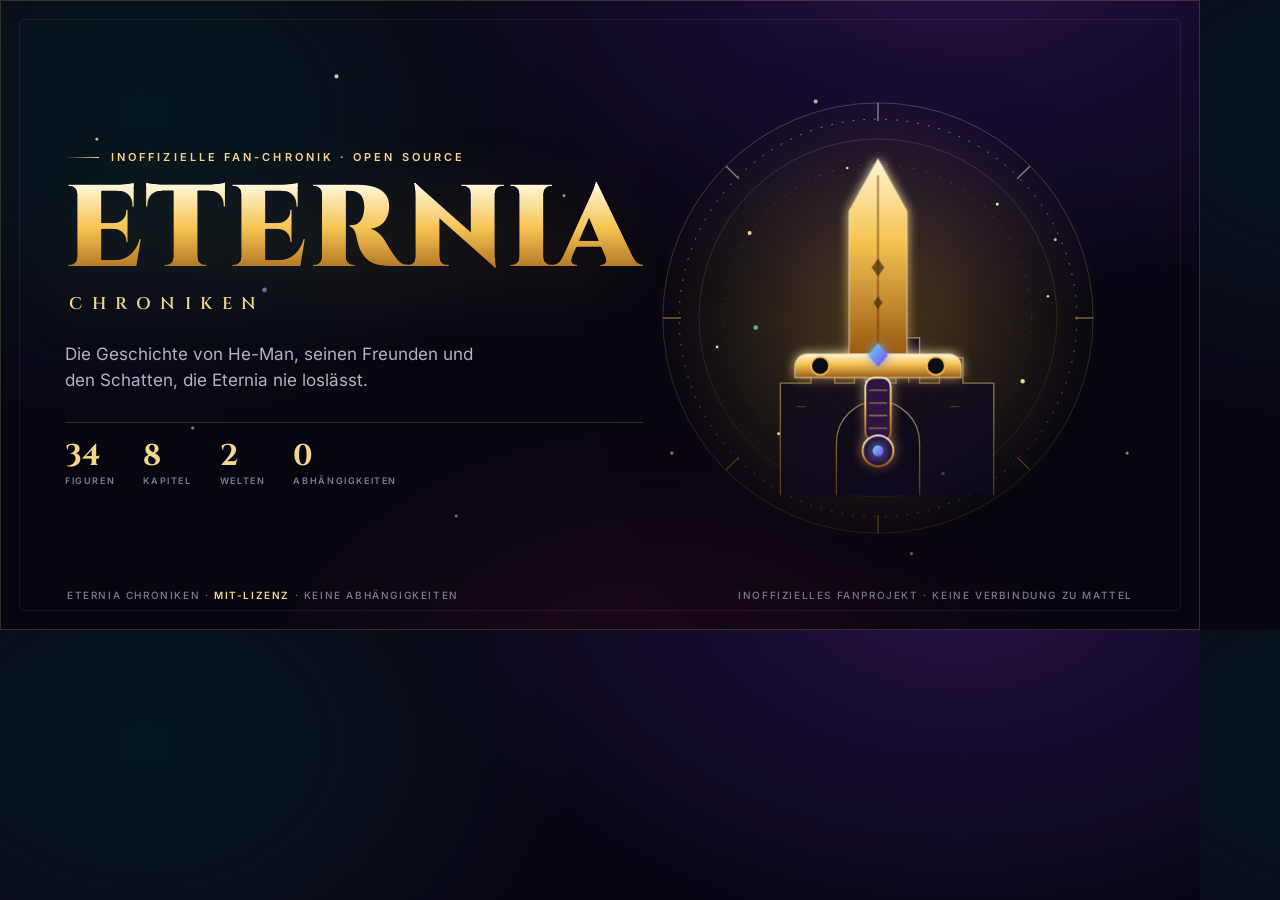
<file: tools/og-card.html>
<!doctype html>
<!--
  Quelle für assets/img/og-image.png.
  Bei exakt 1200 × 630 Pixeln rendern (z. B. mit einem Headless-Browser)
  und als PNG speichern. Der Inhalt ist bewusst statisch und unabhängig
  von der Website-Laufzeit.
-->
<html lang="de">
<head>
<meta charset="utf-8">
<title>Eternia Chroniken – Social Card</title>
<style>
  @font-face {
    font-family: 'Cinzel';
    src: url('../assets/fonts/cinzel-latin.woff2') format('woff2');
    font-weight: 400 900;
    font-display: block;
  }
  @font-face {
    font-family: 'Inter';
    src: url('../assets/fonts/inter-latin.woff2') format('woff2');
    font-weight: 100 900;
    font-display: block;
  }
  * { box-sizing: border-box; }
  html, body { margin: 0; width: 1200px; height: 630px; overflow: hidden; }
  body {
    font-family: 'Inter', sans-serif;
    color: #f2ecdf;
    background:
      radial-gradient(900px 620px at 80% -10%, rgba(124, 58, 237, .26), transparent 62%),
      radial-gradient(700px 520px at 12% 18%, rgba(13, 148, 136, .13), transparent 62%),
      radial-gradient(700px 520px at 55% 115%, rgba(190, 24, 93, .12), transparent 62%),
      #070510;
  }
  .frame {
    position: relative;
    display: grid;
    grid-template-columns: 1.05fr .95fr;
    align-items: center;
    width: 100%;
    height: 100%;
    padding: 54px 64px 48px;
    border: 1px solid rgba(244, 213, 141, .18);
    overflow: hidden;
  }
  .frame::before {
    content: '';
    position: absolute;
    inset: 18px;
    border: 1px solid rgba(244, 213, 141, .08);
    border-radius: 6px;
    pointer-events: none;
  }
  .stars {
    position: absolute;
    inset: 0;
    background-image:
      radial-gradient(circle at 8% 22%, rgba(255,246,213,.7) 0 1px, transparent 2px),
      radial-gradient(circle at 16% 68%, rgba(255,246,213,.5) 0 1px, transparent 2px),
      radial-gradient(circle at 28% 12%, rgba(255,246,213,.8) 0 1.5px, transparent 2.5px),
      radial-gradient(circle at 38% 82%, rgba(255,246,213,.4) 0 1px, transparent 2px),
      radial-gradient(circle at 47% 31%, rgba(255,246,213,.6) 0 1px, transparent 2px),
      radial-gradient(circle at 56% 72%, rgba(255,246,213,.5) 0 1px, transparent 2px),
      radial-gradient(circle at 68% 16%, rgba(255,246,213,.7) 0 1.5px, transparent 2.5px),
      radial-gradient(circle at 76% 88%, rgba(255,246,213,.4) 0 1px, transparent 2px),
      radial-gradient(circle at 88% 38%, rgba(255,246,213,.7) 0 1px, transparent 2px),
      radial-gradient(circle at 94% 72%, rgba(255,246,213,.5) 0 1px, transparent 2px),
      radial-gradient(circle at 63% 52%, rgba(94,234,212,.8) 0 1.5px, transparent 3px),
      radial-gradient(circle at 22% 46%, rgba(167,139,250,.7) 0 1.5px, transparent 3px);
    pointer-events: none;
  }
  .copy { position: relative; z-index: 2; }
  .eyebrow {
    display: flex;
    align-items: center;
    gap: 12px;
    margin-bottom: 18px;
    color: #f4d58d;
    font-size: 11px;
    font-weight: 600;
    letter-spacing: .28em;
    text-transform: uppercase;
  }
  .eyebrow span { width: 34px; height: 1px; background: linear-gradient(90deg, transparent, #f4d58d); }
  h1 {
    margin: 0;
    font-family: 'Cinzel', serif;
    font-size: 116px;
    font-weight: 900;
    line-height: .86;
    letter-spacing: .025em;
    background: linear-gradient(180deg, #fff9e3, #f6c453 46%, #9a5b12);
    -webkit-background-clip: text;
    background-clip: text;
    color: transparent;
    filter: drop-shadow(0 18px 44px rgba(246,196,83,.16));
  }
  .sub {
    margin-top: 10px;
    margin-left: 4px;
    color: #f4d58d;
    font-family: 'Cinzel', serif;
    font-size: 17px;
    font-weight: 600;
    letter-spacing: .56em;
    text-transform: uppercase;
  }
  .tagline {
    max-width: 420px;
    margin: 26px 0 0;
    color: #b7adc9;
    font-size: 17px;
    line-height: 1.55;
  }
  .stats {
    display: flex;
    gap: 28px;
    margin-top: 28px;
    padding-top: 18px;
    border-top: 1px solid rgba(244, 213, 141, .18);
  }
  .stats div { display: flex; flex-direction: column; gap: 4px; }
  .stats strong {
    font-family: 'Cinzel', serif;
    font-size: 30px;
    line-height: 1;
    color: #f4d58d;
  }
  .stats span {
    color: #837898;
    font-size: 9px;
    font-weight: 600;
    letter-spacing: .18em;
    text-transform: uppercase;
  }
  .art {
    position: relative;
    z-index: 2;
    display: grid;
    place-items: center;
    height: 100%;
  }
  .art svg { width: 470px; height: 470px; overflow: visible; filter: drop-shadow(0 26px 70px rgba(0,0,0,.4)); }
  .footer {
    position: absolute;
    left: 66px;
    right: 66px;
    bottom: 28px;
    display: flex;
    justify-content: space-between;
    color: #837898;
    font-size: 10px;
    font-weight: 500;
    letter-spacing: .16em;
    text-transform: uppercase;
  }
  .footer b { color: #f4d58d; font-weight: 600; }
</style>
</head>
<body>
  <div class="frame">
    <div class="stars" aria-hidden="true"></div>
    <div class="copy">
      <div class="eyebrow"><span></span> Inoffizielle Fan-Chronik · Open Source</div>
      <h1>ETERNIA</h1>
      <div class="sub">Chroniken</div>
      <p class="tagline">Die Geschichte von He-Man, seinen Freunden und den Schatten, die Eternia nie loslässt.</p>
      <div class="stats">
        <div><strong>34</strong><span>Figuren</span></div>
        <div><strong>8</strong><span>Kapitel</span></div>
        <div><strong>2</strong><span>Welten</span></div>
        <div><strong>0</strong><span>Abhängigkeiten</span></div>
      </div>
    </div>
    <div class="art" aria-hidden="true">
      <svg viewBox="0 0 520 520">
        <defs>
          <linearGradient id="gold" x1="0" y1="0" x2="0" y2="1">
            <stop offset="0" stop-color="#fff6d5"/>
            <stop offset=".42" stop-color="#f6c453"/>
            <stop offset="1" stop-color="#9a5b12"/>
          </linearGradient>
          <linearGradient id="teal" x1="0" y1="0" x2="1" y2="1">
            <stop offset="0" stop-color="#67e8f9"/>
            <stop offset="1" stop-color="#7c3aed"/>
          </linearGradient>
          <radialGradient id="glow" cx="50%" cy="50%" r="50%">
            <stop offset="0" stop-color="#f6c453" stop-opacity=".28"/>
            <stop offset="1" stop-color="#f6c453" stop-opacity="0"/>
          </radialGradient>
          <filter id="soft" x="-40%" y="-40%" width="180%" height="180%">
            <feGaussianBlur stdDeviation="6" result="b"/>
            <feMerge><feMergeNode in="b"/><feMergeNode in="SourceGraphic"/></feMerge>
          </filter>
        </defs>
        <circle cx="260" cy="260" r="246" fill="url(#glow)"/>
        <g fill="none" stroke="url(#gold)">
          <circle cx="260" cy="260" r="238" stroke-opacity=".24"/>
          <circle cx="260" cy="260" r="220" stroke-opacity=".55" stroke-dasharray="2 10"/>
          <circle cx="260" cy="260" r="198" stroke-opacity=".15"/>
          <circle cx="260" cy="260" r="170" stroke-opacity=".35" stroke-dasharray="1 14"/>
        </g>
        <g stroke="url(#gold)" stroke-opacity=".5" stroke-width="1.5">
          <path d="M260 22v20M260 478v20M22 260h20M478 260h20"/>
          <path d="M92 92l14 14M414 414l14 14M428 92l-14 14M106 414l-14 14"/>
        </g>
        <g fill="#f4d58d">
          <circle cx="118" cy="166" r="2.2"/><circle cx="392" cy="134" r="1.7"/><circle cx="420" cy="330" r="2.4"/>
          <circle cx="150" cy="388" r="1.6"/><circle cx="332" cy="432" r="1.9"/><circle cx="226" cy="94" r="1.4"/>
          <circle cx="82" cy="292" r="1.5"/><circle cx="448" cy="236" r="1.4"/>
        </g>
        <g fill="rgba(15,9,30,.72)" stroke="url(#gold)" stroke-opacity=".5" stroke-width="1.5">
          <path d="M152 456V332h34v-28h26v28h22v-50h26v50h20v-50h26v50h22v-28h26v28h34v124"/>
          <path d="M214 456v-58a46 46 0 0 1 92 0v58"/>
          <path d="M170 358h10M340 358h10M246 332v-18M294 332v-18"/>
        </g>
        <g filter="url(#soft)">
          <path d="M260 84 292 142v158h-64V142L260 84Z" fill="url(#gold)" stroke="#fff6d5" stroke-opacity=".45" stroke-width="1.5"/>
          <path d="M260 102v186" stroke="#5b3208" stroke-opacity=".55" stroke-width="2"/>
          <path d="m260 194-7 10 7 10 7-10-7-10Zm0 42-5 7 5 7 5-7-5-7Z" fill="#3b2206" opacity=".65"/>
          <path d="M182 300h156c8 0 14 6 14 14v12H168v-12c0-8 6-14 14-14Z" fill="url(#gold)" stroke="#fff6d5" stroke-opacity=".45" stroke-width="1.5"/>
          <circle cx="196" cy="313" r="10" fill="#0b0718" stroke="#f6c453" stroke-width="2"/>
          <circle cx="324" cy="313" r="10" fill="#0b0718" stroke="#f6c453" stroke-width="2"/>
          <rect x="246" y="326" width="28" height="70" rx="10" fill="#2a1740" stroke="url(#gold)" stroke-width="2"/>
          <path d="M250 340h20M250 354h20M250 368h20M250 382h20" stroke="#f6c453" stroke-opacity=".55" stroke-width="1.5"/>
          <circle cx="260" cy="407" r="17" fill="#2a1740" stroke="url(#gold)" stroke-width="2"/>
          <circle cx="260" cy="407" r="6" fill="url(#teal)" filter="url(#soft)"/>
          <path d="m260 288 11 13-11 13-11-13 11-13Z" fill="url(#teal)" filter="url(#soft)"/>
        </g>
      </svg>
    </div>
    <div class="footer">
      <span>Eternia Chroniken · <b>MIT-Lizenz</b> · Keine Abhängigkeiten</span>
      <span>Inoffizielles Fanprojekt · Keine Verbindung zu Mattel</span>
    </div>
  </div>
</body>
</html>
</file>
<file: assets/css/styles.css>
/* ==========================================================================
   Eternia Chroniken
   Ein handgebautes, dependency-freies Fan-Theme.
   ========================================================================== */

@font-face {
  font-family: 'Cinzel';
  src: url('../fonts/cinzel-latin.woff2') format('woff2');
  font-weight: 400 900;
  font-style: normal;
  font-display: swap;
}

@font-face {
  font-family: 'Inter';
  src: url('../fonts/inter-latin.woff2') format('woff2');
  font-weight: 100 900;
  font-style: normal;
  font-display: swap;
}

/* --------------------------------------------------------------------------
   Tokens
   -------------------------------------------------------------------------- */

:root {
  color-scheme: dark;
  --bg: #070510;
  --bg-soft: #0b0718;
  --panel: rgba(18, 13, 34, 0.72);
  --panel-solid: #120d24;
  --panel-strong: rgba(26, 18, 48, 0.92);
  --text: #f2ecdf;
  --muted: #b7adc9;
  --faint: #837898;
  --gold: #f4d58d;
  --gold-strong: #ffcf5c;
  --gold-deep: #a16207;
  --violet: #a78bfa;
  --teal: #5eead4;
  --crimson: #fb7185;
  --emerald: #86efac;
  --line: rgba(244, 213, 141, 0.14);
  --line-strong: rgba(244, 213, 141, 0.32);
  --header-bg: rgba(7, 5, 16, 0.62);
  --header-bg-scrolled: rgba(7, 5, 16, 0.95);
  --castle-fill: rgba(15, 9, 30, 0.72);
  --star-color: #f8e7b9;
  --display: 'Cinzel', 'Trajan Pro', Georgia, serif;
  --body: 'Inter', system-ui, -apple-system, 'Segoe UI', sans-serif;
  --radius-sm: 12px;
  --radius: 18px;
  --radius-lg: 26px;
  --shadow: 0 28px 70px rgba(0, 0, 0, 0.46);
  --shadow-soft: 0 16px 45px rgba(0, 0, 0, 0.3);
  --header-h: 76px;
  --wrap: 1240px;
  --ease: cubic-bezier(0.22, 0.72, 0.22, 1);
}

[data-theme='light'] {
  color-scheme: light;
  --bg: #f3eddf;
  --bg-soft: #ece3d1;
  --panel: rgba(255, 251, 241, 0.76);
  --panel-solid: #fbf6ea;
  --panel-strong: rgba(255, 251, 241, 0.95);
  --text: #241b12;
  --muted: #5f5343;
  --faint: #6f604c;
  --gold: #8a5a12;
  --gold-strong: #6d470b;
  --gold-deep: #4d3207;
  --violet: #6d28d9;
  --teal: #0f766e;
  --crimson: #b91c1c;
  --emerald: #15803d;
  --line: rgba(62, 45, 20, 0.16);
  --line-strong: rgba(62, 45, 20, 0.32);
  --header-bg: rgba(243, 237, 223, 0.72);
  --header-bg-scrolled: rgba(243, 237, 223, 0.96);
  --castle-fill: rgba(58, 42, 22, 0.14);
  --star-color: #8a6a35;
  --shadow: 0 28px 60px rgba(62, 45, 20, 0.17);
  --shadow-soft: 0 16px 40px rgba(62, 45, 20, 0.12);
}

/* --------------------------------------------------------------------------
   Basis
   -------------------------------------------------------------------------- */

*,
*::before,
*::after {
  box-sizing: border-box;
}

[hidden] {
  display: none !important;
}

html {
  scroll-behavior: smooth;
  -webkit-text-size-adjust: 100%;
}

body {
  margin: 0;
  min-height: 100vh;
  background:
    radial-gradient(1100px 760px at 82% -8%, rgba(124, 58, 237, 0.2), transparent 62%),
    radial-gradient(880px 680px at 6% 18%, rgba(13, 148, 136, 0.1), transparent 60%),
    radial-gradient(960px 820px at 48% 112%, rgba(190, 24, 93, 0.11), transparent 62%),
    var(--bg);
  color: var(--text);
  font-family: var(--body);
  font-size: 16px;
  line-height: 1.65;
  -webkit-font-smoothing: antialiased;
  text-rendering: optimizeLegibility;
  overflow-x: hidden;
}

[data-theme='light'] body {
  background:
    radial-gradient(1100px 760px at 82% -8%, rgba(168, 85, 247, 0.14), transparent 62%),
    radial-gradient(880px 680px at 6% 18%, rgba(13, 148, 136, 0.09), transparent 60%),
    radial-gradient(960px 820px at 48% 112%, rgba(190, 24, 93, 0.07), transparent 62%),
    var(--bg);
}

body.is-locked {
  overflow: hidden;
}

h1,
h2,
h3,
h4,
p,
dl,
dd,
blockquote,
figure {
  margin: 0;
}

ul {
  margin: 0;
  padding: 0;
  list-style: none;
}

a {
  color: inherit;
  text-decoration: none;
}

button,
input {
  font: inherit;
  color: inherit;
}

button {
  cursor: pointer;
  border: 0;
  background: none;
}

img,
svg {
  display: block;
  max-width: 100%;
}

::selection {
  background: rgba(246, 196, 83, 0.35);
  color: var(--text);
}

:focus-visible {
  outline: 2px solid var(--gold-strong);
  outline-offset: 3px;
}

main:focus {
  outline: none;
}

.sr-only {
  position: absolute !important;
  width: 1px;
  height: 1px;
  padding: 0;
  margin: -1px;
  overflow: hidden;
  clip: rect(0, 0, 0, 0);
  white-space: nowrap;
  border: 0;
}

.skip-link {
  position: fixed;
  top: 0.75rem;
  left: 0.75rem;
  z-index: 300;
  padding: 0.7rem 1.1rem;
  border-radius: 999px;
  background: var(--gold);
  color: #1a1005;
  font-weight: 600;
  transform: translateY(-160%);
  transition: transform 0.25s var(--ease);
}

.skip-link:focus {
  transform: translateY(0);
}

.icon {
  width: 1.25em;
  height: 1.25em;
  flex: none;
  display: inline-block;
  vertical-align: -0.2em;
  overflow: visible;
}

.icon-sprite {
  position: absolute;
  width: 0;
  height: 0;
  overflow: hidden;
}

.wrap {
  width: min(var(--wrap), calc(100% - clamp(2rem, 7vw, 5rem)));
  margin-inline: auto;
}

#starfield {
  position: fixed;
  inset: 0;
  z-index: -2;
  width: 100%;
  height: 100%;
  pointer-events: none;
  opacity: 0.85;
}

.aurora {
  position: fixed;
  inset: -15%;
  z-index: -1;
  pointer-events: none;
  opacity: 0.48;
  filter: blur(90px);
  background:
    radial-gradient(38% 30% at 24% 18%, rgba(124, 58, 237, 0.32), transparent 70%),
    radial-gradient(32% 28% at 80% 34%, rgba(13, 148, 136, 0.24), transparent 70%),
    radial-gradient(40% 32% at 52% 92%, rgba(190, 24, 93, 0.2), transparent 70%);
  animation: aurora-drift 28s ease-in-out infinite alternate;
}

[data-theme='light'] .aurora {
  opacity: 0.3;
}

main,
.site-footer {
  position: relative;
  z-index: 1;
}

/* --------------------------------------------------------------------------
   Progress & Header
   -------------------------------------------------------------------------- */

.scroll-progress {
  position: fixed;
  inset: 0 0 auto 0;
  height: 2px;
  z-index: 90;
  background: transparent;
}

.scroll-progress span {
  display: block;
  width: 0;
  height: 100%;
  background: linear-gradient(90deg, var(--teal), var(--gold), var(--violet));
  box-shadow: 0 0 14px rgba(246, 196, 83, 0.55);
}

.site-header {
  position: fixed;
  inset: 0 0 auto 0;
  z-index: 80;
  height: var(--header-h);
  background: transparent;
  transition: background 0.35s ease, border-color 0.35s ease, backdrop-filter 0.35s ease;
  border-bottom: 1px solid transparent;
}

.site-header.is-scrolled,
.site-header.is-open {
  background: var(--header-bg-scrolled);
  border-bottom-color: var(--line);
  backdrop-filter: blur(18px) saturate(140%);
  -webkit-backdrop-filter: blur(18px) saturate(140%);
  box-shadow: 0 14px 34px rgba(0, 0, 0, 0.18);
}

.header-inner {
  display: flex;
  align-items: center;
  gap: 1.5rem;
  width: min(1360px, calc(100% - clamp(1.5rem, 5vw, 4rem)));
  height: 100%;
  margin-inline: auto;
}

.brand {
  display: inline-flex;
  align-items: center;
  gap: 0.8rem;
  flex: none;
}

.brand__mark {
  display: grid;
  place-items: center;
  width: 40px;
  height: 40px;
  border-radius: 10px;
  border: 1px solid var(--line-strong);
  background:
    radial-gradient(circle at 30% 20%, rgba(246, 196, 83, 0.22), transparent 60%),
    var(--panel);
  color: var(--gold);
  transform: rotate(45deg);
  box-shadow: inset 0 0 20px rgba(246, 196, 83, 0.08), 0 8px 26px rgba(0, 0, 0, 0.18);
  transition: border-color 0.3s ease, box-shadow 0.3s ease;
}

.brand__mark .icon {
  transform: rotate(-45deg);
  width: 20px;
  height: 20px;
}

.brand:hover .brand__mark {
  border-color: var(--gold);
  box-shadow: inset 0 0 24px rgba(246, 196, 83, 0.16), 0 8px 30px rgba(246, 196, 83, 0.16);
}

.brand__text {
  display: flex;
  flex-direction: column;
  line-height: 1;
}

.brand__name {
  font-family: var(--display);
  font-weight: 700;
  font-size: 1.05rem;
  letter-spacing: 0.18em;
  text-transform: uppercase;
}

.brand__sub {
  margin-top: 0.28rem;
  font-size: 0.56rem;
  letter-spacing: 0.36em;
  text-transform: uppercase;
  color: var(--gold);
}

.nav {
  display: flex;
  align-items: center;
  gap: clamp(0.8rem, 1.5vw, 1.5rem);
  margin-left: auto;
}

.nav a {
  position: relative;
  font-size: 0.7rem;
  font-weight: 500;
  letter-spacing: 0.16em;
  text-transform: uppercase;
  color: var(--muted);
  padding: 0.5rem 0;
  transition: color 0.2s ease;
}

.nav a::after {
  content: '';
  position: absolute;
  left: 0;
  right: 0;
  bottom: 0;
  height: 1px;
  background: linear-gradient(90deg, transparent, var(--gold), transparent);
  transform: scaleX(0);
  transition: transform 0.3s var(--ease);
}

.nav a:hover,
.nav a.is-active {
  color: var(--text);
}

.nav a:hover::after,
.nav a.is-active::after {
  transform: scaleX(1);
}

.header-actions {
  display: flex;
  align-items: center;
  gap: 0.4rem;
  flex: none;
}

.icon-btn {
  display: inline-grid;
  place-items: center;
  width: 40px;
  height: 40px;
  border-radius: 50%;
  border: 1px solid transparent;
  color: var(--muted);
  transition: color 0.2s ease, border-color 0.2s ease, background 0.2s ease, transform 0.2s ease;
}

.icon-btn:hover {
  color: var(--text);
  border-color: var(--line);
  background: rgba(255, 255, 255, 0.04);
  transform: translateY(-1px);
}

.icon-btn .icon {
  width: 19px;
  height: 19px;
}

.theme-icon--moon {
  display: none;
}

[data-theme='light'] .theme-icon--sun {
  display: none;
}

[data-theme='light'] .theme-icon--moon {
  display: block;
}

.menu-toggle {
  display: none;
}

.mobile-nav {
  position: absolute;
  top: 100%;
  left: 0;
  right: 0;
  display: grid;
  gap: 0.2rem;
  padding: 0.8rem clamp(1rem, 4vw, 2rem) 1.4rem;
  background: var(--header-bg-scrolled);
  border-bottom: 1px solid var(--line);
  backdrop-filter: blur(22px) saturate(140%);
  -webkit-backdrop-filter: blur(22px) saturate(140%);
  box-shadow: var(--shadow-soft);
  animation: menu-in 0.28s var(--ease);
  max-height: calc(100vh - var(--header-h) - 0.5rem);
  max-height: calc(100dvh - var(--header-h) - 0.5rem);
  overflow-y: auto;
  scrollbar-width: thin;
}

.mobile-nav[hidden] {
  display: none;
}

.mobile-nav a {
  padding: 0.85rem 0.4rem;
  border-bottom: 1px solid var(--line);
  font-family: var(--display);
  font-size: 1.05rem;
  letter-spacing: 0.06em;
  color: var(--muted);
}

.mobile-nav a:hover {
  color: var(--gold);
}

.mobile-nav .mobile-nav__repo {
  display: flex;
  align-items: center;
  gap: 0.6rem;
  margin-top: 0.7rem;
  padding: 0.85rem 0.9rem;
  border: 1px solid var(--line);
  border-radius: 12px;
  font-family: var(--body);
  font-size: 0.8rem;
  letter-spacing: 0.08em;
  text-transform: uppercase;
  color: var(--gold);
  background: rgba(246, 196, 83, 0.06);
}

/* --------------------------------------------------------------------------
   Buttons, Chips, Pills
   -------------------------------------------------------------------------- */

.btn {
  display: inline-flex;
  align-items: center;
  justify-content: center;
  gap: 0.6rem;
  min-height: 48px;
  padding: 0.75rem 1.4rem;
  border: 1px solid transparent;
  border-radius: 999px;
  font-size: 0.78rem;
  font-weight: 600;
  letter-spacing: 0.1em;
  text-transform: uppercase;
  white-space: nowrap;
  transition: transform 0.25s var(--ease), box-shadow 0.25s ease, background 0.25s ease, border-color 0.25s ease, color 0.25s ease;
}

.btn .icon {
  width: 17px;
  height: 17px;
}

.btn--primary {
  color: #1b1104;
  background: linear-gradient(135deg, #ffe6a4, #f6c453 48%, #d99a2b);
  box-shadow: 0 12px 34px rgba(246, 196, 83, 0.24), inset 0 1px 0 rgba(255, 255, 255, 0.55);
}

.btn--primary:hover {
  transform: translateY(-2px);
  box-shadow: 0 18px 44px rgba(246, 196, 83, 0.32), inset 0 1px 0 rgba(255, 255, 255, 0.6);
}

.btn--ghost {
  color: var(--text);
  border-color: var(--line-strong);
  background: rgba(255, 255, 255, 0.025);
}

.btn--ghost:hover {
  transform: translateY(-2px);
  border-color: var(--gold);
  background: rgba(246, 196, 83, 0.08);
  color: var(--gold);
}

.btn--small {
  min-height: 42px;
  padding: 0.55rem 1rem;
  font-size: 0.7rem;
}

[data-theme='light'] .btn--primary {
  color: #fff9ec;
  background: linear-gradient(135deg, #b07a22, #8a5a12 52%, #6d470b);
  box-shadow: 0 12px 30px rgba(109, 71, 11, 0.25), inset 0 1px 0 rgba(255, 255, 255, 0.24);
}

[data-theme='light'] .btn--ghost {
  background: rgba(255, 255, 255, 0.42);
}

.pill {
  display: inline-flex;
  align-items: center;
  gap: 0.35rem;
  padding: 0.28rem 0.62rem;
  border: 1px solid;
  border-radius: 999px;
  font-size: 0.62rem;
  font-weight: 600;
  letter-spacing: 0.14em;
  text-transform: uppercase;
  backdrop-filter: blur(10px);
  -webkit-backdrop-filter: blur(10px);
}

.pill--helden {
  color: #ffe6a7;
  border-color: rgba(246, 196, 83, 0.42);
  background: rgba(246, 196, 83, 0.14);
}

.pill--verbuendete {
  color: #a5f3fc;
  border-color: rgba(94, 234, 212, 0.38);
  background: rgba(94, 234, 212, 0.12);
}

.pill--schurken {
  color: #fecdd3;
  border-color: rgba(251, 113, 133, 0.4);
  background: rgba(251, 113, 133, 0.13);
}

[data-theme='light'] .pill--helden {
  color: #6d470b;
  background: rgba(176, 122, 34, 0.13);
}

[data-theme='light'] .pill--verbuendete {
  color: #0f5f59;
  background: rgba(15, 118, 110, 0.11);
}

[data-theme='light'] .pill--schurken {
  color: #8f1d24;
  background: rgba(185, 28, 28, 0.1);
}

/* --------------------------------------------------------------------------
   Hero
   -------------------------------------------------------------------------- */

.hero {
  position: relative;
  display: flex;
  align-items: center;
  min-height: 100svh;
  padding: calc(var(--header-h) + clamp(2.5rem, 7vh, 6rem)) 0 clamp(4.5rem, 9vh, 7rem);
  overflow: hidden;
}

.hero__haze {
  position: absolute;
  inset: 0;
  pointer-events: none;
  background:
    radial-gradient(58% 52% at 72% 45%, rgba(124, 58, 237, 0.13), transparent 65%),
    radial-gradient(40% 38% at 18% 34%, rgba(13, 148, 136, 0.08), transparent 68%),
    linear-gradient(180deg, transparent 55%, var(--bg) 100%);
}

.hero__grid {
  position: relative;
  display: grid;
  grid-template-columns: minmax(0, 1.04fr) minmax(0, 0.96fr);
  align-items: center;
  gap: clamp(2rem, 5vw, 4.5rem);
}

.hero__copy {
  max-width: 680px;
}

.eyebrow {
  display: flex;
  align-items: center;
  gap: 0.8rem;
  margin-bottom: 1.5rem;
  font-size: 0.66rem;
  font-weight: 600;
  letter-spacing: 0.26em;
  text-transform: uppercase;
  color: var(--gold);
}

.eyebrow__line {
  width: 42px;
  height: 1px;
  background: linear-gradient(90deg, transparent, var(--gold));
}

.hero h1 {
  margin-left: -0.04em;
}

.hero__title-main {
  display: block;
  font-family: var(--display);
  font-size: clamp(4rem, 10.5vw, 8.4rem);
  font-weight: 900;
  line-height: 0.86;
  letter-spacing: 0.025em;
  background: linear-gradient(180deg, #fff9e3 0%, #f6c453 46%, #9a5b12 100%);
  -webkit-background-clip: text;
  background-clip: text;
  color: transparent;
  filter: drop-shadow(0 18px 50px rgba(246, 196, 83, 0.16));
}

.hero__title-sub {
  display: block;
  margin-top: 0.55rem;
  padding-left: 0.35em;
  font-family: var(--display);
  font-size: clamp(0.74rem, 1.9vw, 1.35rem);
  font-weight: 600;
  letter-spacing: 0.58em;
  text-transform: uppercase;
  color: var(--gold);
}

[data-theme='light'] .hero__title-main {
  background: linear-gradient(180deg, #3e2b10 0%, #8a5a12 48%, #b07a22 100%);
  -webkit-background-clip: text;
  background-clip: text;
  filter: drop-shadow(0 16px 40px rgba(109, 71, 11, 0.16));
}

.hero__tagline {
  max-width: 34ch;
  margin-top: clamp(1.5rem, 3.5vh, 2.2rem);
  font-family: var(--display);
  font-size: clamp(1.22rem, 2.2vw, 1.7rem);
  font-weight: 400;
  line-height: 1.35;
  letter-spacing: 0.01em;
}

.hero__lede {
  max-width: 58ch;
  margin-top: 1.1rem;
  color: var(--muted);
  font-size: clamp(0.93rem, 1.15vw, 1.02rem);
  line-height: 1.75;
}

.hero__actions {
  display: flex;
  flex-wrap: wrap;
  gap: 0.75rem;
  margin-top: 2rem;
}

.power-btn {
  display: inline-flex;
  align-items: center;
  gap: 0.8rem;
  margin-top: 1.35rem;
  padding: 0.55rem 0.9rem 0.55rem 0.55rem;
  border: 1px solid var(--line);
  border-radius: 999px;
  text-align: left;
  transition: border-color 0.25s ease, background 0.25s ease, transform 0.25s var(--ease);
}

.power-btn:hover {
  border-color: var(--line-strong);
  background: rgba(246, 196, 83, 0.06);
  transform: translateY(-1px);
}

.power-btn__icon {
  display: grid;
  place-items: center;
  width: 38px;
  height: 38px;
  border-radius: 50%;
  color: #201304;
  background: linear-gradient(135deg, #ffe6a4, #f6c453);
  box-shadow: 0 0 0 0 rgba(246, 196, 83, 0.4);
  animation: power-pulse 3.2s ease-in-out infinite;
}

.power-btn__icon .icon {
  width: 18px;
  height: 18px;
}

.power-btn__text {
  display: flex;
  flex-direction: column;
  line-height: 1.25;
}

.power-btn__text strong {
  font-size: 0.68rem;
  letter-spacing: 0.14em;
  text-transform: uppercase;
  color: var(--gold);
}

.power-btn__text small {
  font-size: 0.66rem;
  color: var(--faint);
}

.hero__stats {
  display: flex;
  flex-wrap: wrap;
  gap: clamp(1.2rem, 3vw, 2.4rem);
  margin-top: 2.4rem;
  padding-top: 1.5rem;
  border-top: 1px solid var(--line);
}

.hero__stats div {
  display: flex;
  flex-direction: column-reverse;
  gap: 0.1rem;
}

.hero__stats dt {
  font-size: 0.58rem;
  letter-spacing: 0.18em;
  text-transform: uppercase;
  color: var(--faint);
}

.hero__stats dd {
  font-family: var(--display);
  font-size: clamp(1.5rem, 2.4vw, 1.95rem);
  font-weight: 700;
  line-height: 1;
  color: var(--gold);
}

.hero__visual {
  position: relative;
  display: grid;
  place-items: center;
  min-height: clamp(420px, 46vw, 620px);
}

.emblem {
  position: relative;
  width: min(520px, 92%);
  aspect-ratio: 1;
  display: grid;
  place-items: center;
  animation: emblem-hover 9s ease-in-out infinite;
}

.emblem__glow {
  position: absolute;
  inset: 8%;
  border-radius: 50%;
  background: radial-gradient(circle, rgba(246, 196, 83, 0.18), rgba(124, 58, 237, 0.1) 42%, transparent 68%);
  filter: blur(24px);
}

.emblem__svg {
  position: relative;
  width: 100%;
  height: 100%;
  overflow: visible;
  filter: drop-shadow(0 24px 60px rgba(0, 0, 0, 0.35));
}

.emblem__rings {
  transform-origin: 260px 260px;
  transform-box: view-box;
  animation: spin-slow 120s linear infinite;
}

.emblem__ticks {
  opacity: 0.7;
}

.emblem__stars circle {
  fill: var(--gold);
  animation: twinkle 4.5s ease-in-out infinite;
}

.emblem__stars circle:nth-child(2n) {
  animation-delay: -1.4s;
}

.emblem__stars circle:nth-child(3n) {
  animation-delay: -2.7s;
}

.emblem__castle {
  fill: var(--castle-fill);
  stroke: var(--gold);
  stroke-opacity: 0.5;
  stroke-width: 1.5;
  stroke-linejoin: round;
}

.emblem__sword,
.emblem__pulse {
  transform-origin: 260px 260px;
  transform-box: view-box;
}

.emblem__sword {
  transition: filter 0.5s ease;
}

.emblem__pulse {
  animation: emblem-pulse 6s ease-out infinite;
}

.emblem__orb {
  position: absolute;
  width: 10px;
  height: 10px;
  border-radius: 50%;
  background: var(--teal);
  box-shadow: 0 0 14px 3px rgba(94, 234, 212, 0.45);
  animation: orb-float 7s ease-in-out infinite;
}

.emblem__orb--1 {
  top: 12%;
  right: 19%;
}

.emblem__orb--2 {
  bottom: 18%;
  left: 12%;
  width: 7px;
  height: 7px;
  background: var(--gold);
  box-shadow: 0 0 14px 3px rgba(246, 196, 83, 0.5);
  animation-delay: -2.3s;
}

.emblem__orb--3 {
  top: 54%;
  right: 3%;
  width: 6px;
  height: 6px;
  background: var(--violet);
  box-shadow: 0 0 14px 3px rgba(167, 139, 250, 0.5);
  animation-delay: -4.8s;
}

.realm-chip {
  position: absolute;
  z-index: 2;
  display: inline-flex;
  align-items: center;
  gap: 0.4rem;
  padding: 0.42rem 0.72rem;
  border: 1px solid var(--line);
  border-radius: 999px;
  background: var(--header-bg-scrolled);
  backdrop-filter: blur(14px);
  -webkit-backdrop-filter: blur(14px);
  font-size: 0.6rem;
  font-weight: 500;
  letter-spacing: 0.12em;
  text-transform: uppercase;
  color: var(--muted);
  box-shadow: var(--shadow-soft);
  animation: chip-float 8s ease-in-out infinite;
}

.realm-chip .icon {
  width: 14px;
  height: 14px;
  color: var(--gold);
}

.realm-chip--grayskull {
  top: 8%;
  left: -3%;
}

.realm-chip--snake {
  top: 22%;
  right: -4%;
  animation-delay: -2s;
}

.realm-chip--snake .icon {
  color: var(--violet);
}

.realm-chip--eternos {
  bottom: 16%;
  left: -5%;
  animation-delay: -4s;
}

.realm-chip--eternos .icon {
  color: var(--gold);
}

.realm-chip--etheria {
  bottom: 4%;
  right: 1%;
  animation-delay: -6s;
}

.realm-chip--etheria .icon {
  color: var(--teal);
}

.hero__scroll {
  position: absolute;
  left: 50%;
  bottom: 1.5rem;
  display: block;
  width: 26px;
  height: 44px;
  border: 1px solid var(--line-strong);
  border-radius: 999px;
  transform: translateX(-50%);
}

.hero__scroll span {
  position: absolute;
  top: 9px;
  left: 50%;
  width: 3px;
  height: 8px;
  border-radius: 2px;
  background: var(--gold);
  transform: translateX(-50%);
  animation: scroll-dot 2.2s ease-in-out infinite;
}

/* --------------------------------------------------------------------------
   Sections
   -------------------------------------------------------------------------- */

.section {
  position: relative;
  padding: clamp(4.5rem, 9vw, 8rem) 0;
  scroll-margin-top: calc(var(--header-h) + 1rem);
}

.section--companions {
  background: linear-gradient(180deg, rgba(124, 58, 237, 0.055), transparent 72%);
}

.section--roster {
  background: radial-gradient(58% 46% at 50% 30%, rgba(13, 148, 136, 0.055), transparent 72%);
}

.section--open {
  border-top: 1px solid var(--line);
  border-bottom: 1px solid var(--line);
  background:
    radial-gradient(48% 60% at 82% 42%, rgba(246, 196, 83, 0.08), transparent 68%),
    radial-gradient(48% 60% at 12% 60%, rgba(124, 58, 237, 0.09), transparent 70%);
}

.section-head {
  max-width: 760px;
  margin-bottom: clamp(2.2rem, 5vw, 3.4rem);
}

.section-head--center {
  margin-inline: auto;
  text-align: center;
}

.kicker {
  display: inline-flex;
  align-items: center;
  gap: 0.55rem;
  margin-bottom: 1rem;
  font-size: 0.64rem;
  font-weight: 600;
  letter-spacing: 0.24em;
  text-transform: uppercase;
  color: var(--gold);
}

.kicker span {
  display: inline-grid;
  place-items: center;
  min-width: 1.7rem;
  height: 1.7rem;
  padding: 0 0.3rem;
  border: 1px solid var(--line-strong);
  border-radius: 6px;
  font-size: 0.58rem;
  letter-spacing: 0.08em;
  color: var(--gold);
  background: rgba(246, 196, 83, 0.06);
}

.section h2 {
  font-family: var(--display);
  font-size: clamp(2.1rem, 4.6vw, 3.55rem);
  font-weight: 700;
  line-height: 1.08;
  letter-spacing: 0.005em;
  text-wrap: balance;
}

.section h2 em {
  font-style: normal;
  color: var(--gold);
}

.section-head .lead {
  max-width: 64ch;
  margin-top: 1.15rem;
  color: var(--muted);
  font-size: clamp(0.94rem, 1.2vw, 1.04rem);
  line-height: 1.75;
}

.section-head--center .lead {
  margin-inline: auto;
}

/* Reveal --------------------------------------------------------------- */

.js [data-reveal] {
  transition: opacity 0.75s ease, transform 0.75s var(--ease);
}

.js [data-reveal]:not(.is-visible) {
  opacity: 0;
  transform: translateY(26px);
}

.js [data-reveal][data-delay='1'] {
  transition-delay: 0.07s;
}

.js [data-reveal][data-delay='2'] {
  transition-delay: 0.14s;
}

.js [data-reveal][data-delay='3'] {
  transition-delay: 0.21s;
}

/* --------------------------------------------------------------------------
   Story
   -------------------------------------------------------------------------- */

.story-grid {
  display: grid;
  grid-template-columns: repeat(12, minmax(0, 1fr));
  gap: 1.15rem;
}

.story-card {
  position: relative;
  grid-column: span 6;
  display: flex;
  flex-direction: column;
  min-height: 250px;
  padding: clamp(1.5rem, 2.6vw, 2.2rem);
  border: 1px solid var(--line);
  border-radius: var(--radius-lg);
  background:
    linear-gradient(150deg, rgba(255, 255, 255, 0.035), transparent 55%),
    var(--panel);
  overflow: hidden;
  box-shadow: var(--shadow-soft);
  transition: transform 0.35s var(--ease), border-color 0.35s ease, box-shadow 0.35s ease;
}

.story-card:nth-child(1) {
  grid-column: span 5;
}

.story-card:nth-child(2) {
  grid-column: span 7;
}

.story-card:nth-child(3) {
  grid-column: span 7;
}

.story-card:nth-child(4) {
  grid-column: span 5;
}

.story-card::before {
  content: attr(data-numeral);
  position: absolute;
  top: -0.35em;
  right: 0.22em;
  font-family: var(--display);
  font-size: clamp(6rem, 11vw, 9rem);
  font-weight: 900;
  line-height: 1;
  color: var(--gold);
  opacity: 0.075;
  pointer-events: none;
}

.story-card::after {
  content: '';
  position: absolute;
  inset: auto -20% -60% auto;
  width: 70%;
  aspect-ratio: 1;
  border-radius: 50%;
  background: radial-gradient(circle, rgba(124, 58, 237, 0.16), transparent 68%);
  pointer-events: none;
}

.story-card:hover {
  transform: translateY(-4px);
  border-color: rgba(246, 196, 83, 0.34);
  box-shadow: var(--shadow), 0 0 60px rgba(246, 196, 83, 0.04);
}

.story-card__top {
  position: relative;
  z-index: 1;
  display: flex;
  align-items: center;
  gap: 0.8rem;
  margin-bottom: 1.1rem;
}

.story-card__icon {
  display: grid;
  place-items: center;
  width: 44px;
  height: 44px;
  border: 1px solid var(--line-strong);
  border-radius: 12px;
  color: var(--gold);
  background: rgba(246, 196, 83, 0.07);
}

.story-card__icon .icon {
  width: 21px;
  height: 21px;
}

.story-card__numeral {
  font-family: var(--display);
  font-size: 0.7rem;
  letter-spacing: 0.3em;
  text-transform: uppercase;
  color: var(--faint);
}

.story-card h3 {
  position: relative;
  z-index: 1;
  font-family: var(--display);
  font-size: clamp(1.25rem, 2vw, 1.6rem);
  font-weight: 600;
  line-height: 1.2;
}

.story-card p {
  position: relative;
  z-index: 1;
  margin-top: 0.75rem;
  color: var(--muted);
  font-size: 0.92rem;
  line-height: 1.7;
}

.pullquote {
  position: relative;
  display: grid;
  gap: 1rem;
  margin-top: clamp(2.5rem, 5vw, 4rem);
  padding: clamp(1.8rem, 4vw, 3rem);
  border: 1px solid var(--line);
  border-radius: var(--radius-lg);
  background:
    radial-gradient(70% 120% at 50% 0%, rgba(246, 196, 83, 0.1), transparent 70%),
    var(--panel);
  text-align: center;
  overflow: hidden;
}

.pullquote__mark {
  width: 26px;
  height: 26px;
  margin-inline: auto;
  color: var(--gold);
}

.pullquote p {
  max-width: 720px;
  margin-inline: auto;
  font-family: var(--display);
  font-size: clamp(1.25rem, 2.5vw, 1.8rem);
  line-height: 1.4;
}

.pullquote footer {
  font-size: 0.62rem;
  letter-spacing: 0.24em;
  text-transform: uppercase;
  color: var(--faint);
}

/* --------------------------------------------------------------------------
   Companions
   -------------------------------------------------------------------------- */

.companion-wrapper {
  border: 1px solid var(--line);
  border-radius: var(--radius-lg);
  background: var(--panel);
  box-shadow: var(--shadow);
  overflow: hidden;
}

.companion-tabs {
  display: grid;
  grid-template-columns: repeat(5, minmax(0, 1fr));
  gap: 0.5rem;
  padding: 0.8rem;
  border-bottom: 1px solid var(--line);
  background: linear-gradient(180deg, rgba(255, 255, 255, 0.035), transparent);
}

.companion-tab {
  display: flex;
  flex-direction: column;
  align-items: center;
  gap: 0.55rem;
  padding: 1rem 0.5rem;
  border: 1px solid transparent;
  border-radius: 16px;
  color: var(--muted);
  transition: background 0.25s ease, border-color 0.25s ease, color 0.25s ease, transform 0.25s var(--ease);
}

.companion-tab:hover {
  color: var(--text);
  background: rgba(255, 255, 255, 0.035);
  transform: translateY(-2px);
}

.companion-tab[aria-selected='true'] {
  color: var(--text);
  border-color: var(--line-strong);
  background: rgba(246, 196, 83, 0.07);
}

.companion-tab__name {
  font-family: var(--display);
  font-size: 0.9rem;
  font-weight: 600;
  line-height: 1.2;
}

.companion-tab__bond {
  font-size: 0.56rem;
  letter-spacing: 0.16em;
  text-transform: uppercase;
  color: var(--faint);
}

.companion-tab[aria-selected='true'] .companion-tab__bond {
  color: var(--gold);
}

.companion-tab .portrait {
  --size: 70px;
  transition: transform 0.3s var(--ease);
}

.companion-tab:hover .portrait,
.companion-tab[aria-selected='true'] .portrait {
  transform: scale(1.05);
}

.companion-panel {
  display: grid;
  grid-template-columns: minmax(0, 0.72fr) minmax(0, 1.28fr);
  gap: clamp(1.5rem, 4vw, 3rem);
  align-items: center;
  padding: clamp(1.6rem, 3.4vw, 3rem);
  min-height: 400px;
}

.companion-panel__left {
  display: flex;
  flex-direction: column;
  align-items: center;
  text-align: center;
  gap: 0.4rem;
}

.companion-panel__left .portrait {
  --size: clamp(170px, 19vw, 230px);
  margin-bottom: 1rem;
}

.companion-panel__bond {
  font-size: 0.6rem;
  font-weight: 600;
  letter-spacing: 0.24em;
  text-transform: uppercase;
  color: var(--gold);
}

.companion-panel__name {
  font-family: var(--display);
  font-size: clamp(1.5rem, 2.6vw, 2rem);
  font-weight: 700;
  line-height: 1.1;
}

.companion-panel__alias {
  color: var(--faint);
  font-size: 0.78rem;
  letter-spacing: 0.08em;
}

.companion-panel__right {
  animation: panel-in 0.45s var(--ease);
}

.companion-panel__right h3 {
  font-family: var(--display);
  font-size: clamp(1.3rem, 2.2vw, 1.75rem);
  font-weight: 600;
  line-height: 1.25;
}

.companion-panel__right > p {
  margin-top: 0.9rem;
  color: var(--muted);
  font-size: 0.95rem;
  line-height: 1.75;
}

.companion-quote {
  margin: 1.35rem 0;
  padding: 0.85rem 1.1rem;
  border-left: 2px solid var(--gold);
  background: rgba(246, 196, 83, 0.05);
  border-radius: 0 10px 10px 0;
  font-family: var(--display);
  font-size: 1.02rem;
  color: var(--gold);
}

.companion-meta {
  display: flex;
  flex-wrap: wrap;
  gap: 0.5rem 1.5rem;
  margin-bottom: 1.4rem;
  font-size: 0.72rem;
  color: var(--faint);
}

.companion-meta strong {
  color: var(--text);
  font-weight: 500;
}

/* --------------------------------------------------------------------------
   Roster
   -------------------------------------------------------------------------- */

.roster-toolbar {
  position: sticky;
  top: calc(var(--header-h) + 0.7rem);
  z-index: 30;
  display: flex;
  flex-wrap: wrap;
  align-items: center;
  gap: 0.8rem;
  padding: 0.65rem;
  border: 1px solid var(--line);
  border-radius: 18px;
  background: var(--header-bg-scrolled);
  backdrop-filter: blur(20px) saturate(140%);
  -webkit-backdrop-filter: blur(20px) saturate(140%);
  box-shadow: 0 18px 50px rgba(0, 0, 0, 0.24);
}

.search-field {
  position: relative;
  display: flex;
  align-items: center;
  flex: 1 1 260px;
  min-width: 0;
  height: 44px;
  padding: 0 0.7rem 0 2.5rem;
  border: 1px solid var(--line);
  border-radius: 12px;
  background: rgba(255, 255, 255, 0.035);
  transition: border-color 0.2s ease, background 0.2s ease;
}

.search-field:focus-within {
  border-color: var(--gold);
  background: rgba(246, 196, 83, 0.05);
}

.search-field__icon {
  position: absolute;
  left: 0.85rem;
  width: 17px;
  height: 17px;
  color: var(--faint);
  pointer-events: none;
}

.search-field input {
  width: 100%;
  min-width: 0;
  border: 0;
  outline: 0;
  background: transparent;
  font-size: 0.85rem;
}

.search-field input::placeholder {
  color: var(--faint);
}

.search-field input::-webkit-search-cancel-button {
  display: none;
}

.search-field__kbd {
  display: inline-grid;
  place-items: center;
  min-width: 22px;
  height: 22px;
  border: 1px solid var(--line);
  border-radius: 5px;
  font-family: var(--body);
  font-size: 0.65rem;
  color: var(--faint);
  pointer-events: none;
}

.search-clear {
  display: grid;
  place-items: center;
  width: 28px;
  height: 28px;
  border-radius: 50%;
  color: var(--faint);
}

.search-clear:hover {
  color: var(--text);
  background: rgba(255, 255, 255, 0.06);
}

.search-clear .icon {
  width: 15px;
  height: 15px;
}

.filter-chips {
  display: flex;
  flex-wrap: wrap;
  gap: 0.35rem;
}

.chip {
  display: inline-flex;
  align-items: center;
  gap: 0.4rem;
  min-height: 40px;
  padding: 0.4rem 0.75rem;
  border: 1px solid var(--line);
  border-radius: 999px;
  font-size: 0.7rem;
  font-weight: 500;
  letter-spacing: 0.04em;
  color: var(--muted);
  transition: color 0.2s ease, border-color 0.2s ease, background 0.2s ease;
}

.chip:hover {
  color: var(--text);
  border-color: var(--line-strong);
}

.chip.is-active {
  color: #1b1104;
  border-color: transparent;
  background: linear-gradient(135deg, #ffe6a4, #f6c453);
}

[data-theme='light'] .chip.is-active {
  color: #fff9ec;
  background: linear-gradient(135deg, #b07a22, #8a5a12);
}

.chip__count {
  display: inline-grid;
  place-items: center;
  min-width: 1.35rem;
  height: 1.35rem;
  padding: 0 0.25rem;
  border-radius: 999px;
  background: rgba(255, 255, 255, 0.08);
  font-size: 0.6rem;
  font-variant-numeric: tabular-nums;
}

.chip.is-active .chip__count {
  background: rgba(27, 17, 4, 0.16);
}

.random-btn {
  margin-left: auto;
}

.roster-meta {
  display: flex;
  flex-wrap: wrap;
  align-items: center;
  gap: 0.6rem;
  margin: 1.15rem 0 1.35rem;
  padding-inline: 0.2rem;
  font-size: 0.68rem;
  letter-spacing: 0.12em;
  text-transform: uppercase;
  color: var(--faint);
}

#roster-count {
  color: var(--gold);
  font-weight: 600;
}

.roster-meta__sep {
  color: var(--line-strong);
}

.character-grid {
  display: grid;
  grid-template-columns: repeat(auto-fill, minmax(246px, 1fr));
  gap: 1.1rem;
}

.character-card {
  --c1: #f6c453;
  --c2: #7c3aed;
  position: relative;
  display: flex;
  flex-direction: column;
  padding: 0;
  border: 1px solid var(--line);
  border-radius: var(--radius);
  background: var(--panel);
  overflow: hidden;
  text-align: left;
  box-shadow: 0 14px 34px rgba(0, 0, 0, 0.2);
  transition: transform 0.35s var(--ease), border-color 0.3s ease, box-shadow 0.35s ease;
  animation: card-in 0.5s var(--ease) both;
  animation-delay: calc(var(--i, 0) * 26ms);
}

.character-card:hover {
  transform: translateY(-6px);
  border-color: color-mix(in srgb, var(--c1) 55%, transparent);
  box-shadow: 0 26px 50px rgba(0, 0, 0, 0.28), 0 0 40px color-mix(in srgb, var(--c1) 10%, transparent);
}

.character-card:focus-visible {
  outline-offset: 4px;
}

.character-card__art {
  position: relative;
  display: grid;
  place-items: center;
  height: 158px;
  overflow: hidden;
  background:
    radial-gradient(70% 110% at 50% 12%, color-mix(in srgb, var(--c1) 22%, transparent), transparent 70%),
    radial-gradient(60% 100% at 88% 90%, color-mix(in srgb, var(--c2) 20%, transparent), transparent 70%),
    linear-gradient(180deg, rgba(255, 255, 255, 0.035), transparent);
}

.character-card__art::before {
  content: '';
  position: absolute;
  inset: 0;
  background-image: repeating-linear-gradient(120deg, transparent 0 22px, rgba(255, 255, 255, 0.025) 22px 23px);
  pointer-events: none;
}

.character-card__art::after {
  content: '';
  position: absolute;
  left: 0;
  right: 0;
  bottom: 0;
  height: 40%;
  background: linear-gradient(180deg, transparent, var(--panel-solid));
  opacity: 0.7;
  pointer-events: none;
}

.character-card .portrait {
  --size: 120px;
  position: relative;
  z-index: 1;
}

.character-card .pill {
  position: absolute;
  z-index: 2;
  top: 0.7rem;
  left: 0.7rem;
}

.character-card__group {
  position: absolute;
  z-index: 2;
  right: 0.75rem;
  bottom: 0.55rem;
  font-size: 0.55rem;
  letter-spacing: 0.14em;
  text-transform: uppercase;
  color: var(--faint);
}

.character-card__body {
  position: relative;
  z-index: 1;
  display: flex;
  flex-direction: column;
  flex: 1;
  padding: 1.05rem 1.1rem 1.15rem;
}

.character-card__name {
  font-family: var(--display);
  font-size: 1.28rem;
  font-weight: 700;
  line-height: 1.15;
  letter-spacing: 0.01em;
}

.character-card__alias {
  margin-top: 0.12rem;
  font-size: 0.7rem;
  letter-spacing: 0.06em;
  color: var(--gold);
}

.character-card__title {
  margin-top: 0.45rem;
  font-size: 0.68rem;
  letter-spacing: 0.1em;
  text-transform: uppercase;
  color: var(--faint);
}

.character-card__short {
  display: -webkit-box;
  -webkit-line-clamp: 2;
  -webkit-box-orient: vertical;
  overflow: hidden;
  margin-top: 0.55rem;
  color: var(--muted);
  font-size: 0.8rem;
  line-height: 1.55;
}

.character-card__foot {
  display: flex;
  align-items: center;
  justify-content: space-between;
  gap: 0.5rem;
  margin-top: auto;
  padding-top: 0.9rem;
  border-top: 1px solid var(--line);
  font-size: 0.6rem;
  letter-spacing: 0.14em;
  text-transform: uppercase;
  color: var(--faint);
}

.character-card__details {
  display: inline-flex;
  align-items: center;
  gap: 0.3rem;
  color: var(--gold);
}

.character-card__details .icon {
  width: 13px;
  height: 13px;
  transition: transform 0.25s var(--ease);
}

.character-card:hover .character-card__details .icon {
  transform: translateX(3px);
}

.empty-state {
  display: grid;
  justify-items: center;
  gap: 0.7rem;
  padding: clamp(3rem, 7vw, 5rem) 1rem;
  border: 1px dashed var(--line-strong);
  border-radius: var(--radius-lg);
  text-align: center;
}

.empty-state[hidden] {
  display: none;
}

.empty-state__icon {
  display: grid;
  place-items: center;
  width: 58px;
  height: 58px;
  border: 1px solid var(--line);
  border-radius: 50%;
  color: var(--gold);
  background: rgba(246, 196, 83, 0.06);
}

.empty-state__icon .icon {
  width: 24px;
  height: 24px;
}

.empty-state h3 {
  font-family: var(--display);
  font-size: 1.35rem;
}

.empty-state p {
  max-width: 46ch;
  color: var(--muted);
  font-size: 0.9rem;
}

.empty-state .btn {
  margin-top: 0.5rem;
}

/* --------------------------------------------------------------------------
   Portrait (shared)
   -------------------------------------------------------------------------- */

.portrait {
  --size: 132px;
  position: relative;
  display: grid;
  place-items: center;
  width: var(--size);
  height: var(--size);
  flex: none;
  border-radius: 50%;
  border: 1px solid color-mix(in srgb, var(--c1) 45%, var(--line));
  background:
    radial-gradient(circle at 30% 18%, color-mix(in srgb, var(--c1) 48%, transparent), transparent 58%),
    radial-gradient(circle at 72% 84%, color-mix(in srgb, var(--c2) 42%, transparent), transparent 62%),
    var(--panel-solid);
  box-shadow:
    inset 0 0 32px rgba(255, 255, 255, 0.05),
    inset 0 -16px 34px rgba(0, 0, 0, 0.32),
    0 18px 36px rgba(0, 0, 0, 0.28);
  overflow: hidden;
}

.portrait::before {
  content: '';
  position: absolute;
  inset: 0;
  border-radius: inherit;
  background:
    linear-gradient(130deg, rgba(255, 255, 255, 0.22), transparent 34%),
    radial-gradient(circle at 50% 120%, rgba(0, 0, 0, 0.35), transparent 60%);
  opacity: 0.55;
  pointer-events: none;
}

.portrait__letter {
  position: absolute;
  top: 50%;
  left: 50%;
  transform: translate(-50%, -52%);
  font-family: var(--display);
  font-size: calc(var(--size) * 0.58);
  font-weight: 900;
  line-height: 1;
  color: #fff;
  opacity: 0.09;
  pointer-events: none;
}

.portrait__ring {
  position: absolute;
  inset: 9%;
  border: 1px solid rgba(255, 255, 255, 0.16);
  border-radius: 50%;
  pointer-events: none;
}

.portrait__ring--dash {
  inset: -8%;
  border: 1px dashed color-mix(in srgb, var(--c1) 55%, transparent);
  opacity: 0.65;
}

.portrait__icon {
  position: relative;
  width: 46%;
  height: 46%;
  color: #fff8e8;
  filter: drop-shadow(0 4px 10px rgba(0, 0, 0, 0.4));
}

.portrait__spark {
  position: absolute;
  top: 12%;
  right: 18%;
  width: 6px;
  height: 6px;
  border-radius: 50%;
  background: #fff6d5;
  box-shadow: 0 0 10px 2px rgba(255, 246, 213, 0.55);
  opacity: 0.8;
}

.portrait--lg {
  --size: 240px;
}

.portrait--sm {
  --size: 66px;
}

.character-card:hover .portrait__ring--dash,
.companion-tab[aria-selected='true'] .portrait__ring--dash {
  animation: spin-slow 18s linear infinite;
}

/* --------------------------------------------------------------------------
   Factions
   -------------------------------------------------------------------------- */

.faction-grid {
  display: grid;
  grid-template-columns: repeat(3, minmax(0, 1fr));
  gap: 1.15rem;
}

.faction-card {
  --accent: var(--gold);
  position: relative;
  display: flex;
  flex-direction: column;
  align-items: flex-start;
  gap: 0.35rem;
  padding: clamp(1.6rem, 2.8vw, 2.2rem);
  border: 1px solid var(--line);
  border-radius: var(--radius-lg);
  background:
    radial-gradient(120% 90% at 100% 0%, color-mix(in srgb, var(--accent) 13%, transparent), transparent 60%),
    var(--panel);
  text-align: left;
  overflow: hidden;
  box-shadow: var(--shadow-soft);
  transition: transform 0.35s var(--ease), border-color 0.3s ease, box-shadow 0.35s ease;
}

.faction-card::before {
  content: '';
  position: absolute;
  inset: 0;
  background: linear-gradient(180deg, transparent 45%, color-mix(in srgb, var(--accent) 5%, transparent));
  pointer-events: none;
}

.faction-card--verbuendete {
  --accent: var(--teal);
}

.faction-card--schurken {
  --accent: var(--crimson);
}

.faction-card:hover {
  transform: translateY(-5px);
  border-color: color-mix(in srgb, var(--accent) 45%, transparent);
  box-shadow: var(--shadow), 0 0 50px color-mix(in srgb, var(--accent) 8%, transparent);
}

.faction-card__top {
  display: flex;
  align-items: center;
  justify-content: space-between;
  width: 100%;
  margin-bottom: 0.9rem;
}

.faction-card__icon {
  display: grid;
  place-items: center;
  width: 52px;
  height: 52px;
  border: 1px solid color-mix(in srgb, var(--accent) 35%, transparent);
  border-radius: 14px;
  color: var(--accent);
  background: color-mix(in srgb, var(--accent) 9%, transparent);
}

.faction-card__icon .icon {
  width: 25px;
  height: 25px;
}

.faction-card__count {
  font-family: var(--display);
  font-size: 2.1rem;
  font-weight: 700;
  line-height: 1;
  color: color-mix(in srgb, var(--accent) 82%, var(--text));
}

.faction-card__kicker {
  font-size: 0.58rem;
  font-weight: 600;
  letter-spacing: 0.2em;
  text-transform: uppercase;
  color: var(--accent);
}

.faction-card__title {
  font-family: var(--display);
  font-size: clamp(1.3rem, 2vw, 1.55rem);
  font-weight: 600;
  line-height: 1.2;
}

.faction-card__text {
  margin-top: 0.45rem;
  color: var(--muted);
  font-size: 0.86rem;
  line-height: 1.65;
}

.faction-card__members {
  margin-top: 1rem;
  padding-top: 0.9rem;
  border-top: 1px solid var(--line);
  color: var(--faint);
  font-size: 0.68rem;
  line-height: 1.7;
}

.faction-card__cta {
  display: inline-flex;
  align-items: center;
  gap: 0.35rem;
  margin-top: auto;
  padding-top: 1.15rem;
  font-size: 0.63rem;
  font-weight: 600;
  letter-spacing: 0.14em;
  text-transform: uppercase;
  color: var(--accent);
}

.faction-card__cta .icon {
  width: 14px;
  height: 14px;
  transition: transform 0.25s var(--ease);
}

.faction-card:hover .faction-card__cta .icon {
  transform: translateX(4px);
}

.etheria-banner {
  position: relative;
  display: grid;
  grid-template-columns: minmax(0, 1.35fr) minmax(0, 0.65fr);
  align-items: center;
  gap: 2rem;
  margin-top: 1.15rem;
  padding: clamp(1.8rem, 3.6vw, 2.8rem);
  border: 1px solid var(--line);
  border-radius: var(--radius-lg);
  background:
    radial-gradient(60% 100% at 88% 50%, rgba(244, 114, 182, 0.14), transparent 65%),
    radial-gradient(50% 100% at 8% 30%, rgba(124, 58, 237, 0.14), transparent 70%),
    var(--panel);
  overflow: hidden;
  box-shadow: var(--shadow-soft);
}

.etheria-banner__copy {
  position: relative;
  z-index: 2;
}

.etheria-banner h3 {
  font-family: var(--display);
  font-size: clamp(1.4rem, 2.4vw, 1.9rem);
  font-weight: 600;
  line-height: 1.2;
}

.etheria-banner p:not(.kicker) {
  max-width: 62ch;
  margin-top: 0.7rem;
  color: var(--muted);
  font-size: 0.9rem;
  line-height: 1.7;
}

.etheria-banner__actions {
  display: flex;
  flex-wrap: wrap;
  gap: 0.45rem;
  margin-top: 1.2rem;
}

.mini-character {
  display: inline-flex;
  align-items: center;
  gap: 0.45rem;
  padding: 0.42rem 0.75rem;
  border: 1px solid var(--line);
  border-radius: 999px;
  font-size: 0.68rem;
  letter-spacing: 0.06em;
  color: var(--muted);
  transition: border-color 0.2s ease, color 0.2s ease, background 0.2s ease;
}

.mini-character:hover {
  color: var(--text);
  border-color: var(--line-strong);
  background: rgba(255, 255, 255, 0.04);
}

.mini-character__dot {
  width: 7px;
  height: 7px;
  border-radius: 50%;
  background: var(--gold);
  box-shadow: 0 0 8px currentColor;
}

.mini-character__dot--crimson {
  background: var(--crimson);
}

.mini-character__dot--emerald {
  background: var(--emerald);
}

.etheria-banner__visual {
  position: relative;
  display: grid;
  place-items: center;
  min-height: 170px;
}

.etheria-banner__planet {
  position: absolute;
  width: clamp(120px, 14vw, 180px);
  aspect-ratio: 1;
  border-radius: 50%;
  background:
    radial-gradient(circle at 32% 28%, rgba(255, 255, 255, 0.28), transparent 35%),
    linear-gradient(140deg, #f472b6, #7c3aed 52%, #0f766e);
  box-shadow: 0 0 60px rgba(244, 114, 182, 0.25), inset -20px -24px 40px rgba(0, 0, 0, 0.35);
}

.etheria-banner__moon {
  position: absolute;
  top: 8%;
  right: 12%;
  width: 26px;
  height: 26px;
  border-radius: 50%;
  background: radial-gradient(circle at 35% 30%, #fff6d5, #d6b25c);
  box-shadow: 0 0 20px rgba(246, 196, 83, 0.5);
}

.etheria-banner__sword {
  position: relative;
  z-index: 2;
  width: 54px;
  height: 54px;
  color: #fff6d5;
  filter: drop-shadow(0 0 16px rgba(246, 196, 83, 0.65));
}

/* --------------------------------------------------------------------------
   Timeline
   -------------------------------------------------------------------------- */

.timeline {
  position: relative;
  display: grid;
  gap: 1.1rem;
}

.timeline::before {
  content: '';
  position: absolute;
  top: 0.5rem;
  bottom: 0.5rem;
  left: 50%;
  width: 1px;
  background: linear-gradient(180deg, transparent, var(--line-strong) 8%, var(--line-strong) 92%, transparent);
}

.timeline__item {
  display: grid;
  grid-template-columns: minmax(0, 1fr) 86px minmax(0, 1fr);
  align-items: center;
}

.timeline__content {
  position: relative;
  grid-column: 1;
  padding: clamp(1.3rem, 2.4vw, 1.8rem);
  border: 1px solid var(--line);
  border-radius: var(--radius);
  background: var(--panel);
  text-align: left;
  box-shadow: var(--shadow-soft);
  transition: border-color 0.3s ease, transform 0.3s var(--ease);
}

.timeline__content::after {
  content: '';
  position: absolute;
  top: 50%;
  right: -44px;
  width: 44px;
  height: 1px;
  background: linear-gradient(90deg, var(--line-strong), transparent);
  pointer-events: none;
}

.timeline__item:nth-child(even) .timeline__content {
  grid-column: 3;
}

.timeline__item:nth-child(even) .timeline__content::after {
  right: auto;
  left: -44px;
  background: linear-gradient(90deg, transparent, var(--line-strong));
}

.timeline__content:hover {
  border-color: var(--line-strong);
  transform: translateY(-2px);
}

.timeline__node {
  grid-column: 2;
  justify-self: center;
  display: grid;
  place-items: center;
  width: 46px;
  height: 46px;
  border: 1px solid var(--line-strong);
  border-radius: 50%;
  background: var(--bg-soft);
  font-family: var(--display);
  font-size: 0.68rem;
  font-weight: 700;
  color: var(--gold);
  box-shadow: 0 0 0 6px var(--bg), 0 0 24px rgba(246, 196, 83, 0.12);
}

.timeline__era {
  display: inline-block;
  margin-bottom: 0.45rem;
  font-size: 0.56rem;
  font-weight: 600;
  letter-spacing: 0.2em;
  text-transform: uppercase;
  color: var(--gold);
}

.timeline__content h3 {
  font-family: var(--display);
  font-size: 1.25rem;
  font-weight: 600;
  line-height: 1.25;
}

.timeline__content p {
  margin-top: 0.5rem;
  color: var(--muted);
  font-size: 0.85rem;
  line-height: 1.65;
}

.timeline__content p.timeline__note {
  display: flex;
  gap: 0.5rem;
  margin-top: 0.75rem;
  padding-top: 0.7rem;
  border-top: 1px dashed var(--line);
  font-size: 0.7rem;
  line-height: 1.55;
  color: var(--faint);
}

.timeline__note .icon {
  width: 13px;
  height: 13px;
  margin-top: 0.15rem;
  color: var(--gold);
}

.timeline-note {
  display: flex;
  gap: 0.6rem;
  max-width: 760px;
  margin: 2rem auto 0;
  padding: 0.9rem 1.1rem;
  border: 1px solid var(--line);
  border-radius: 12px;
  background: rgba(255, 255, 255, 0.025);
  color: var(--faint);
  font-size: 0.73rem;
  line-height: 1.6;
}

.timeline-note .icon {
  width: 16px;
  height: 16px;
  margin-top: 0.15rem;
  color: var(--gold);
}

/* --------------------------------------------------------------------------
   Facts
   -------------------------------------------------------------------------- */

.fact-grid {
  display: grid;
  grid-template-columns: repeat(3, minmax(0, 1fr));
  gap: 1rem;
}

.fact-card {
  display: flex;
  flex-direction: column;
  align-items: flex-start;
  padding: 1.5rem;
  border: 1px solid var(--line);
  border-radius: var(--radius);
  background: var(--panel);
  box-shadow: var(--shadow-soft);
  transition: transform 0.3s var(--ease), border-color 0.3s ease;
}

.fact-card:hover {
  transform: translateY(-4px);
  border-color: var(--line-strong);
}

.fact-card__icon {
  display: grid;
  place-items: center;
  width: 42px;
  height: 42px;
  margin-bottom: 1rem;
  border: 1px solid var(--line);
  border-radius: 12px;
  color: var(--gold);
  background: rgba(246, 196, 83, 0.06);
}

.fact-card__icon .icon {
  width: 20px;
  height: 20px;
}

.fact-card__tag {
  font-size: 0.56rem;
  font-weight: 600;
  letter-spacing: 0.18em;
  text-transform: uppercase;
  color: var(--faint);
}

.fact-card h3 {
  margin-top: 0.35rem;
  font-family: var(--display);
  font-size: 1.12rem;
  font-weight: 600;
  line-height: 1.3;
}

.fact-card p {
  margin-top: 0.55rem;
  color: var(--muted);
  font-size: 0.84rem;
  line-height: 1.65;
}

.continuity-note {
  display: flex;
  gap: 1rem;
  margin-top: 1.5rem;
  padding: clamp(1.3rem, 2.6vw, 1.8rem);
  border: 1px solid var(--line);
  border-left: 2px solid var(--gold);
  border-radius: 0 var(--radius) var(--radius) 0;
  background: linear-gradient(90deg, rgba(246, 196, 83, 0.07), transparent 60%);
}

.continuity-note__icon {
  display: grid;
  place-items: center;
  width: 44px;
  height: 44px;
  flex: none;
  border: 1px solid var(--line);
  border-radius: 12px;
  color: var(--gold);
  background: rgba(246, 196, 83, 0.06);
}

.continuity-note h3 {
  font-family: var(--display);
  font-size: 1.15rem;
  font-weight: 600;
}

.continuity-note p {
  margin-top: 0.35rem;
  color: var(--muted);
  font-size: 0.85rem;
  line-height: 1.65;
}

/* --------------------------------------------------------------------------
   Open Source
   -------------------------------------------------------------------------- */

.open-grid {
  display: grid;
  grid-template-columns: minmax(0, 1.02fr) minmax(0, 0.98fr);
  gap: clamp(2rem, 5vw, 4rem);
  align-items: center;
}

.open-copy .lead {
  max-width: 58ch;
  margin-top: 1.1rem;
  color: var(--muted);
  font-size: 0.98rem;
  line-height: 1.75;
}

.open-actions {
  display: flex;
  flex-wrap: wrap;
  gap: 0.7rem;
  margin-top: 1.8rem;
}

.tech-list {
  display: grid;
  gap: 0.55rem;
  margin-top: 1.8rem;
}

.tech-list li {
  display: flex;
  align-items: flex-start;
  gap: 0.55rem;
  color: var(--muted);
  font-size: 0.82rem;
}

.tech-list .icon {
  width: 15px;
  height: 15px;
  margin-top: 0.22rem;
  color: var(--gold);
}

.open-cards {
  display: grid;
  grid-template-columns: repeat(2, minmax(0, 1fr));
  gap: 0.9rem;
}

.stat-card {
  padding: 1.4rem;
  border: 1px solid var(--line);
  border-radius: var(--radius);
  background:
    linear-gradient(150deg, rgba(255, 255, 255, 0.04), transparent 60%),
    var(--panel);
  box-shadow: var(--shadow-soft);
  transition: transform 0.3s var(--ease), border-color 0.3s ease;
}

.stat-card:hover {
  transform: translateY(-4px);
  border-color: var(--line-strong);
}

.stat-card__num {
  display: block;
  font-family: var(--display);
  font-size: clamp(2rem, 3.2vw, 2.7rem);
  font-weight: 700;
  line-height: 1;
  background: linear-gradient(180deg, var(--gold), var(--gold-deep));
  -webkit-background-clip: text;
  background-clip: text;
  color: transparent;
}

[data-theme='light'] .stat-card__num {
  background: linear-gradient(180deg, #8a5a12, #4d3207);
  -webkit-background-clip: text;
  background-clip: text;
}

.stat-card h3 {
  margin-top: 0.6rem;
  font-family: var(--display);
  font-size: 1rem;
  font-weight: 600;
}

.stat-card p {
  margin-top: 0.35rem;
  color: var(--muted);
  font-size: 0.75rem;
  line-height: 1.55;
}

.disclaimer {
  display: flex;
  gap: 1rem;
  margin-top: clamp(2.5rem, 5vw, 3.5rem);
  padding: 1.5rem;
  border: 1px solid rgba(251, 113, 133, 0.24);
  border-radius: var(--radius);
  background: rgba(251, 113, 133, 0.055);
}

.disclaimer__icon {
  display: grid;
  place-items: center;
  width: 40px;
  height: 40px;
  flex: none;
  border: 1px solid rgba(251, 113, 133, 0.3);
  border-radius: 50%;
  color: var(--crimson);
}

.disclaimer h3 {
  font-family: var(--display);
  font-size: 1.05rem;
  font-weight: 600;
}

.disclaimer p {
  margin-top: 0.35rem;
  color: var(--muted);
  font-size: 0.78rem;
  line-height: 1.65;
}

/* --------------------------------------------------------------------------
   Footer
   -------------------------------------------------------------------------- */

.site-footer {
  position: relative;
  z-index: 1;
  padding: clamp(3rem, 6vw, 4.5rem) 0 1.5rem;
  border-top: 1px solid var(--line);
  background: linear-gradient(180deg, transparent, rgba(0, 0, 0, 0.2));
}

.footer-grid {
  display: grid;
  grid-template-columns: minmax(0, 2fr) minmax(0, 1fr) minmax(0, 1fr);
  gap: 2rem;
  padding-bottom: 2.5rem;
}

.brand--footer {
  margin-bottom: 1rem;
}

.footer-brand p {
  max-width: 42ch;
  color: var(--muted);
  font-size: 0.82rem;
  line-height: 1.65;
}

.footer-license {
  margin-top: 0.7rem;
  color: var(--faint) !important;
  font-size: 0.72rem !important;
}

.footer-license a {
  color: var(--gold);
  text-decoration: underline;
  text-underline-offset: 3px;
}

.footer-nav h4 {
  margin-bottom: 0.9rem;
  font-size: 0.6rem;
  font-weight: 600;
  letter-spacing: 0.2em;
  text-transform: uppercase;
  color: var(--gold);
}

.footer-nav a {
  display: block;
  padding: 0.28rem 0;
  color: var(--muted);
  font-size: 0.8rem;
  transition: color 0.2s ease, transform 0.2s ease;
}

.footer-nav a:hover {
  color: var(--text);
  transform: translateX(3px);
}

.footer-bottom {
  display: flex;
  align-items: center;
  justify-content: space-between;
  gap: 1rem;
  padding-top: 1.3rem;
  border-top: 1px solid var(--line);
  color: var(--faint);
  font-size: 0.68rem;
}

.to-top {
  display: inline-flex;
  align-items: center;
  gap: 0.35rem;
  padding: 0.4rem 0.5rem;
  color: var(--muted);
  font-size: 0.62rem;
  letter-spacing: 0.12em;
  text-transform: uppercase;
  transition: color 0.2s ease;
}

.to-top:hover {
  color: var(--gold);
}

.to-top .icon {
  width: 14px;
  height: 14px;
}

/* --------------------------------------------------------------------------
   Dialog
   -------------------------------------------------------------------------- */

.dialog {
  position: fixed;
  inset: 0;
  z-index: 150;
  display: grid;
  place-items: center;
  padding: clamp(0.75rem, 2.5vw, 2rem);
}

.dialog[hidden] {
  display: none;
}

.dialog__backdrop {
  position: absolute;
  inset: 0;
  background: rgba(3, 2, 8, 0.8);
  backdrop-filter: blur(10px);
  -webkit-backdrop-filter: blur(10px);
  animation: fade-in 0.25s ease;
}

[data-theme='light'] .dialog__backdrop {
  background: rgba(40, 29, 14, 0.45);
}

.dialog__panel {
  position: relative;
  display: grid;
  grid-template-columns: minmax(0, 0.38fr) minmax(0, 0.62fr);
  width: min(980px, 100%);
  max-height: min(88vh, 940px);
  border: 1px solid var(--line-strong);
  border-radius: var(--radius-lg);
  background: var(--panel-solid);
  box-shadow: 0 40px 120px rgba(0, 0, 0, 0.65);
  overflow: auto;
  animation: dialog-in 0.38s var(--ease);
  scrollbar-width: thin;
  scrollbar-color: var(--line-strong) transparent;
}

.dialog__panel::-webkit-scrollbar {
  width: 10px;
}

.dialog__panel::-webkit-scrollbar-thumb {
  border: 3px solid var(--panel-solid);
  border-radius: 999px;
  background: var(--line-strong);
}

.dialog__close {
  position: absolute;
  top: 0.85rem;
  right: 0.85rem;
  z-index: 5;
  display: grid;
  place-items: center;
  width: 40px;
  height: 40px;
  border: 1px solid var(--line);
  border-radius: 50%;
  color: var(--muted);
  background: var(--header-bg-scrolled);
  backdrop-filter: blur(12px);
  -webkit-backdrop-filter: blur(12px);
  transition: color 0.2s ease, border-color 0.2s ease, transform 0.2s ease;
}

.dialog__close:hover {
  color: var(--text);
  border-color: var(--gold);
  transform: rotate(90deg);
}

.dialog__close .icon {
  width: 18px;
  height: 18px;
}

.dialog__art {
  --c1: #f6c453;
  --c2: #7c3aed;
  position: sticky;
  top: 0;
  display: flex;
  flex-direction: column;
  align-items: center;
  justify-content: center;
  gap: 0.35rem;
  min-height: 100%;
  padding: 3rem 1.5rem;
  background:
    radial-gradient(80% 70% at 50% 25%, color-mix(in srgb, var(--c1) 24%, transparent), transparent 70%),
    radial-gradient(80% 70% at 50% 90%, color-mix(in srgb, var(--c2) 20%, transparent), transparent 72%),
    linear-gradient(180deg, rgba(255, 255, 255, 0.025), transparent);
  border-right: 1px solid var(--line);
  text-align: center;
  overflow: hidden;
}

.dialog__art::before {
  content: '';
  position: absolute;
  inset: 12% 8%;
  border: 1px solid color-mix(in srgb, var(--c1) 18%, transparent);
  border-radius: 50%;
  pointer-events: none;
}

.dialog__art::after {
  content: '';
  position: absolute;
  inset: 5% 1%;
  border: 1px dashed color-mix(in srgb, var(--c1) 14%, transparent);
  border-radius: 50%;
  pointer-events: none;
}

.dialog-art__portrait {
  position: relative;
  z-index: 1;
  margin-bottom: 1.2rem;
}

.dialog-art__portrait .portrait {
  --size: clamp(170px, 21vw, 224px);
}

.dialog-art__home .icon {
  display: inline-block;
  width: 12px;
  height: 12px;
  margin-right: 0.15rem;
  vertical-align: -0.1em;
}

.dialog-art__faction {
  position: relative;
  z-index: 1;
  margin-bottom: 0.35rem;
}

.dialog-art__name {
  position: relative;
  z-index: 1;
  font-family: var(--display);
  font-size: clamp(1.6rem, 2.6vw, 2.15rem);
  font-weight: 700;
  line-height: 1.1;
}

.dialog-art__alias {
  position: relative;
  z-index: 1;
  color: var(--faint);
  font-size: 0.76rem;
  line-height: 1.4;
}

.dialog-art__home {
  position: relative;
  z-index: 1;
  margin-top: 1.2rem;
  padding-top: 0.9rem;
  border-top: 1px solid var(--line);
  font-size: 0.6rem;
  letter-spacing: 0.14em;
  text-transform: uppercase;
  color: var(--faint);
}

.dialog__body {
  padding: clamp(1.5rem, 3vw, 2.5rem);
}

.dialog__body > .pill {
  margin-bottom: 0.6rem;
}

.dialog__title {
  padding-right: 2.5rem;
  font-family: var(--display);
  font-size: clamp(1.8rem, 3.4vw, 2.6rem);
  font-weight: 700;
  line-height: 1.08;
}

.dialog__alias {
  margin-top: 0.2rem;
  color: var(--gold);
  font-size: 0.8rem;
  letter-spacing: 0.06em;
}

.dialog__subtitle {
  margin-top: 0.35rem;
  color: var(--faint);
  font-size: 0.68rem;
  letter-spacing: 0.14em;
  text-transform: uppercase;
}

.dialog__story {
  margin-top: 1.2rem;
  color: var(--muted);
  font-size: 0.93rem;
  line-height: 1.75;
}

.dialog__motto {
  margin: 1.4rem 0;
  padding: 0.9rem 1.1rem;
  border-left: 2px solid var(--gold);
  border-radius: 0 10px 10px 0;
  background: rgba(246, 196, 83, 0.055);
  font-family: var(--display);
  font-size: 1.05rem;
  line-height: 1.4;
  color: var(--gold);
}

.dialog-section {
  margin-top: 1.5rem;
}

.dialog-section h3 {
  display: flex;
  align-items: center;
  gap: 0.45rem;
  margin-bottom: 0.7rem;
  font-size: 0.6rem;
  font-weight: 600;
  letter-spacing: 0.2em;
  text-transform: uppercase;
  color: var(--faint);
}

.dialog-section h3 .icon {
  width: 14px;
  height: 14px;
  color: var(--gold);
}

.stats {
  display: grid;
  gap: 0.6rem;
}

.stat {
  display: grid;
  grid-template-columns: 5.4rem 1fr 1.6rem;
  align-items: center;
  gap: 0.6rem;
}

.stat__label {
  font-size: 0.68rem;
  color: var(--muted);
}

.stat__track {
  height: 6px;
  border-radius: 999px;
  background: rgba(255, 255, 255, 0.08);
  overflow: hidden;
}

[data-theme='light'] .stat__track {
  background: rgba(62, 45, 20, 0.1);
}

.stat__fill {
  display: block;
  height: 100%;
  width: calc(var(--v) * 100%);
  border-radius: inherit;
  background: linear-gradient(90deg, var(--c1, #f6c453), var(--c2, #a855f7));
  box-shadow: 0 0 10px color-mix(in srgb, var(--c1, #f6c453) 50%, transparent);
  animation: bar-grow 0.8s var(--ease);
}

.stat__value {
  font-size: 0.68rem;
  font-variant-numeric: tabular-nums;
  color: var(--faint);
  text-align: right;
}

.connection-list {
  display: flex;
  flex-wrap: wrap;
  gap: 0.4rem;
}

.link-chip {
  display: inline-flex;
  align-items: center;
  gap: 0.35rem;
  padding: 0.35rem 0.65rem;
  border: 1px solid var(--line);
  border-radius: 999px;
  font-size: 0.68rem;
  color: var(--muted);
  transition: color 0.2s ease, border-color 0.2s ease, background 0.2s ease;
}

.link-chip:hover {
  color: var(--text);
  border-color: var(--gold);
  background: rgba(246, 196, 83, 0.07);
}

.link-chip--enemy:hover {
  border-color: var(--crimson);
  background: rgba(251, 113, 133, 0.07);
}

.link-chip__dot {
  width: 6px;
  height: 6px;
  border-radius: 50%;
  background: var(--teal);
}

.link-chip--enemy .link-chip__dot {
  background: var(--crimson);
}

.dialog__facts {
  display: grid;
  gap: 0.5rem;
}

.dialog__facts li {
  display: flex;
  gap: 0.5rem;
  color: var(--muted);
  font-size: 0.82rem;
  line-height: 1.55;
}

.dialog__facts .icon {
  width: 14px;
  height: 14px;
  margin-top: 0.2rem;
  color: var(--gold);
}

.dialog-empty {
  color: var(--faint);
  font-size: 0.78rem;
  font-style: italic;
}

.dialog-meta {
  display: grid;
  grid-template-columns: repeat(2, minmax(0, 1fr));
  gap: 0.8rem 1rem;
  margin-top: 1.5rem;
  padding-top: 1.3rem;
  border-top: 1px solid var(--line);
}

.dialog-meta dt {
  font-size: 0.55rem;
  letter-spacing: 0.18em;
  text-transform: uppercase;
  color: var(--faint);
}

.dialog-meta dd {
  margin-top: 0.1rem;
  font-size: 0.8rem;
  color: var(--text);
  line-height: 1.45;
}

.dialog-footer {
  display: flex;
  flex-wrap: wrap;
  align-items: center;
  justify-content: space-between;
  gap: 0.7rem;
  margin-top: 1.8rem;
  padding-top: 1.2rem;
  border-top: 1px solid var(--line);
}

.dialog-footer__share {
  display: inline-flex;
  align-items: center;
  gap: 0.4rem;
  padding: 0.45rem 0.7rem;
  border: 1px solid var(--line);
  border-radius: 999px;
  font-size: 0.65rem;
  letter-spacing: 0.06em;
  color: var(--muted);
  transition: color 0.2s ease, border-color 0.2s ease;
}

.dialog-footer__share:hover {
  color: var(--gold);
  border-color: var(--gold);
}

.dialog-nav {
  display: flex;
  align-items: center;
  gap: 0.4rem;
}

.dialog-nav button {
  display: inline-flex;
  align-items: center;
  gap: 0.3rem;
  padding: 0.45rem 0.65rem;
  border: 1px solid var(--line);
  border-radius: 999px;
  font-size: 0.63rem;
  letter-spacing: 0.06em;
  color: var(--muted);
  transition: color 0.2s ease, border-color 0.2s ease;
}

.dialog-nav button:hover {
  color: var(--text);
  border-color: var(--line-strong);
}

.dialog-nav .icon {
  width: 13px;
  height: 13px;
}

/* --------------------------------------------------------------------------
   Effects & overlays
   -------------------------------------------------------------------------- */

.power-flash {
  position: fixed;
  inset: 0;
  z-index: 200;
  pointer-events: none;
  opacity: 0;
  background:
    radial-gradient(circle at 50% 50%, rgba(255, 248, 220, 0.95), rgba(246, 196, 83, 0.55) 32%, transparent 68%),
    radial-gradient(circle at 50% 50%, transparent 40%, rgba(94, 234, 212, 0.18) 65%, transparent 80%);
}

.power-flash.is-active {
  animation: power-flash 1.5s ease-out;
}

.spark-layer {
  position: fixed;
  inset: 0;
  z-index: 190;
  pointer-events: none;
  overflow: hidden;
}

.spark {
  position: absolute;
  width: var(--spark-size, 6px);
  height: var(--spark-size, 6px);
  border-radius: 50%;
  background: var(--spark-color, #f6c453);
  box-shadow: 0 0 12px 2px var(--spark-color, #f6c453);
  opacity: 0;
  animation: spark-fly var(--spark-duration, 1.5s) var(--spark-delay, 0s) ease-out forwards;
}

.power-on .emblem__svg {
  animation: emblem-charge 1.4s var(--ease);
}

.power-on .emblem__sword {
  filter: url(#softGlow) drop-shadow(0 0 28px rgba(255, 246, 213, 0.85));
}

.power-on .power-btn__icon {
  animation: power-burst 1.2s ease-out;
}

body.power-on {
  animation: body-surge 1.4s ease-out;
}

.toast {
  position: fixed;
  left: 50%;
  bottom: 2rem;
  z-index: 210;
  max-width: min(90vw, 360px);
  padding: 0.7rem 1.1rem;
  border: 1px solid var(--line-strong);
  border-radius: 999px;
  background: var(--panel-strong);
  backdrop-filter: blur(16px);
  -webkit-backdrop-filter: blur(16px);
  box-shadow: var(--shadow-soft);
  font-size: 0.75rem;
  color: var(--text);
  text-align: center;
  opacity: 0;
  transform: translate(-50%, 12px);
  pointer-events: none;
  transition: opacity 0.25s ease, transform 0.25s var(--ease);
}

.toast.is-visible {
  opacity: 1;
  transform: translate(-50%, 0);
}

.to-top {
  position: fixed;
  right: clamp(1rem, 3vw, 2rem);
  bottom: clamp(1rem, 3vw, 2rem);
  z-index: 60;
  display: grid;
  place-items: center;
  width: 46px;
  height: 46px;
  padding: 0;
  border: 1px solid var(--line-strong);
  border-radius: 50%;
  background: var(--header-bg-scrolled);
  backdrop-filter: blur(14px);
  -webkit-backdrop-filter: blur(14px);
  color: var(--gold);
  opacity: 0;
  visibility: hidden;
  transform: translateY(12px);
  transition: opacity 0.25s ease, transform 0.25s var(--ease), visibility 0.25s;
  box-shadow: var(--shadow-soft);
}

.to-top.is-visible {
  opacity: 1;
  visibility: visible;
  transform: none;
}

.to-top .icon {
  width: 18px;
  height: 18px;
}

.to-top .to-top__label {
  position: absolute;
  width: 1px;
  height: 1px;
  overflow: hidden;
  clip: rect(0, 0, 0, 0);
}

.noscript {
  position: fixed;
  left: 50%;
  bottom: 1rem;
  z-index: 300;
  width: min(92vw, 640px);
  padding: 1rem 1.2rem;
  border: 1px solid var(--line-strong);
  border-radius: 12px;
  background: var(--panel-strong);
  color: var(--text);
  font-size: 0.8rem;
  transform: translateX(-50%);
  box-shadow: var(--shadow);
}

/* --------------------------------------------------------------------------
   Animations
   -------------------------------------------------------------------------- */

@keyframes spin-slow {
  to {
    transform: rotate(360deg);
  }
}

@keyframes emblem-pulse {
  0% {
    transform: scale(0.78);
    opacity: 0.5;
  }
  70% {
    transform: scale(1.14);
    opacity: 0;
  }
  100% {
    transform: scale(1.14);
    opacity: 0;
  }
}

@keyframes emblem-hover {
  0%,
  100% {
    transform: translateY(0);
  }
  50% {
    transform: translateY(-10px);
  }
}

@keyframes twinkle {
  0%,
  100% {
    opacity: 0.25;
  }
  50% {
    opacity: 1;
  }
}

@keyframes orb-float {
  0%,
  100% {
    transform: translate3d(0, 0, 0);
    opacity: 0.55;
  }
  50% {
    transform: translate3d(6px, -14px, 0);
    opacity: 1;
  }
}

@keyframes chip-float {
  0%,
  100% {
    transform: translateY(0);
  }
  50% {
    transform: translateY(-7px);
  }
}

@keyframes scroll-dot {
  0% {
    transform: translate(-50%, 0);
    opacity: 1;
  }
  70% {
    transform: translate(-50%, 14px);
    opacity: 0;
  }
  100% {
    transform: translate(-50%, 0);
    opacity: 0;
  }
}

@keyframes power-pulse {
  0%,
  100% {
    box-shadow: 0 0 0 0 rgba(246, 196, 83, 0.32);
  }
  50% {
    box-shadow: 0 0 0 8px rgba(246, 196, 83, 0);
  }
}

@keyframes aurora-drift {
  from {
    transform: translate3d(-1.5%, -1%, 0) scale(1);
  }
  to {
    transform: translate3d(1.5%, 1.5%, 0) scale(1.06);
  }
}

@keyframes menu-in {
  from {
    opacity: 0;
    transform: translateY(-6px);
  }
  to {
    opacity: 1;
    transform: none;
  }
}

@keyframes card-in {
  from {
    opacity: 0;
    transform: translateY(14px);
  }
  to {
    opacity: 1;
    transform: none;
  }
}

@keyframes panel-in {
  from {
    opacity: 0;
    transform: translateX(10px);
  }
  to {
    opacity: 1;
    transform: none;
  }
}

@keyframes fade-in {
  from {
    opacity: 0;
  }
  to {
    opacity: 1;
  }
}

@keyframes dialog-in {
  from {
    opacity: 0;
    transform: translateY(18px) scale(0.985);
  }
  to {
    opacity: 1;
    transform: none;
  }
}

@keyframes bar-grow {
  from {
    width: 0;
  }
}

@keyframes power-flash {
  0% {
    opacity: 0;
  }
  8% {
    opacity: 1;
  }
  28% {
    opacity: 0.82;
  }
  100% {
    opacity: 0;
  }
}

@keyframes spark-fly {
  0% {
    opacity: 0;
    transform: translate(0, 0) scale(0.4);
  }
  10% {
    opacity: 1;
  }
  100% {
    opacity: 0;
    transform: translate(var(--spark-dx, 0), var(--spark-dy, -120px)) scale(0);
  }
}

@keyframes emblem-charge {
  0% {
    transform: scale(1) rotate(0);
  }
  20% {
    transform: scale(1.04) rotate(-1deg);
  }
  45% {
    transform: scale(1.08) rotate(1deg);
  }
  100% {
    transform: scale(1) rotate(0);
  }
}

@keyframes power-burst {
  0% {
    transform: scale(1);
  }
  35% {
    transform: scale(1.35);
    box-shadow: 0 0 36px 10px rgba(246, 196, 83, 0.6);
  }
  100% {
    transform: scale(1);
  }
}

@keyframes body-surge {
  0%,
  100% {
    filter: none;
  }
  18% {
    filter: brightness(1.18) saturate(1.2);
  }
  40% {
    filter: brightness(1.04) saturate(1.05);
  }
}

/* --------------------------------------------------------------------------
   Responsive
   -------------------------------------------------------------------------- */

@media (max-width: 1180px) {
  .nav {
    display: none;
  }

  .menu-toggle {
    display: inline-grid;
  }

  .header-actions {
    margin-left: auto;
  }

  .realm-chip {
    display: none;
  }

  .hero__visual {
    min-height: 420px;
  }
}

@media (max-width: 980px) {
  .hero {
    min-height: auto;
    padding-top: calc(var(--header-h) + 3.5rem);
  }

  .hero__grid {
    grid-template-columns: 1fr;
    gap: 2.5rem;
  }

  .hero__copy {
    max-width: 720px;
  }

  .hero__visual {
    order: -1;
    min-height: 0;
    margin-top: 0.5rem;
  }

  .emblem {
    width: min(390px, 74vw);
  }

  .hero__scroll {
    display: none;
  }

  .story-card,
  .story-card:nth-child(1),
  .story-card:nth-child(2),
  .story-card:nth-child(3),
  .story-card:nth-child(4) {
    grid-column: span 6;
    min-height: 230px;
  }

  .faction-grid,
  .fact-grid {
    grid-template-columns: 1fr;
  }

  .faction-card {
    min-height: 0;
  }

  .companion-panel {
    grid-template-columns: 1fr;
    gap: 1.5rem;
    text-align: center;
  }

  .companion-panel__right {
    text-align: left;
  }

  .companion-quote {
    text-align: left;
  }

  .companion-meta {
    justify-content: flex-start;
  }

  .open-grid {
    grid-template-columns: 1fr;
    gap: 2.5rem;
  }

  .etheria-banner {
    grid-template-columns: 1fr;
  }

  .etheria-banner__visual {
    display: none;
  }

  .dialog__panel {
    grid-template-columns: 1fr;
  }

  .dialog__art {
    position: relative;
    min-height: 280px;
    border-right: 0;
    border-bottom: 1px solid var(--line);
  }

  .dialog-art__portrait {
    --size: 160px;
  }
}

@media (max-width: 760px) {
  :root {
    --header-h: 68px;
  }

  .dialog__art {
    min-height: 0;
    padding: 2rem 1.25rem 1.5rem;
  }

  .dialog-art__portrait .portrait {
    --size: 150px;
  }

  .dialog-art__name {
    font-size: 1.5rem;
  }

  .header-inner {
    gap: 0.8rem;
  }

  .brand__mark {
    width: 36px;
    height: 36px;
  }

  .brand__name {
    font-size: 0.95rem;
  }

  .header-actions .repo-link {
    display: none;
  }

  .hero {
    padding-top: calc(var(--header-h) + 2rem);
    padding-bottom: 3.5rem;
  }

  .hero__title-main {
    font-size: clamp(3.4rem, 17vw, 5rem);
  }

  .hero__title-sub {
    letter-spacing: 0.38em;
  }

  .hero__tagline {
    max-width: 30ch;
  }

  .hero__stats {
    display: grid;
    grid-template-columns: repeat(2, 1fr);
    gap: 1.1rem 2rem;
  }

  .hero__stats div {
    border-left: 1px solid var(--line);
    padding-left: 0.8rem;
  }

  .story-grid {
    grid-template-columns: 1fr;
  }

  .story-card,
  .story-card:nth-child(1),
  .story-card:nth-child(2),
  .story-card:nth-child(3),
  .story-card:nth-child(4) {
    grid-column: auto;
  }

  .companion-tabs {
    grid-template-columns: repeat(5, 80px);
    overflow-x: auto;
    scrollbar-width: thin;
  }

  .companion-tab {
    padding: 0.7rem 0.35rem;
  }

  .companion-tab .portrait {
    --size: 52px;
  }

  .companion-tab__name {
    font-size: 0.72rem;
  }

  .companion-tab__bond {
    display: none;
  }

  .roster-toolbar {
    position: static;
  }

  .filter-chips {
    order: 3;
    width: 100%;
  }

  .random-btn {
    margin-left: 0;
  }

  .search-field {
    flex-basis: 100%;
  }

  .character-grid {
    grid-template-columns: repeat(auto-fill, minmax(210px, 1fr));
  }

  .timeline::before {
    left: 22px;
  }

  .timeline__item {
    grid-template-columns: 44px minmax(0, 1fr);
    gap: 0.9rem;
  }

  .timeline__node {
    grid-column: 1;
    width: 40px;
    height: 40px;
    box-shadow: 0 0 0 4px var(--bg), 0 0 20px rgba(246, 196, 83, 0.1);
  }

  .timeline__content,
  .timeline__item:nth-child(even) .timeline__content {
    grid-column: 2;
    text-align: left;
  }

  .timeline__content::after {
    display: none;
  }

  .open-cards {
    grid-template-columns: 1fr;
  }

  .footer-grid {
    grid-template-columns: 1fr 1fr;
  }

  .footer-brand {
    grid-column: 1 / -1;
  }

  .footer-bottom {
    flex-direction: column;
    align-items: flex-start;
  }

  .to-top {
    width: 42px;
    height: 42px;
  }

  .toast {
    bottom: 5rem;
  }
}

@media (max-width: 520px) {
  .hero__actions {
    flex-direction: column;
    align-items: stretch;
  }

  .hero__actions .btn {
    width: 100%;
  }

  .power-btn {
    width: 100%;
  }

  .hero__stats {
    grid-template-columns: 1fr 1fr;
  }

  .companion-panel {
    padding: 1.3rem;
  }

  .companion-panel__left .portrait {
    --size: 150px;
  }

  .roster-toolbar {
    padding: 0.55rem;
  }

  .chip {
    flex: 1 1 auto;
    justify-content: center;
  }

  .random-btn {
    width: 100%;
  }

  .character-grid {
    grid-template-columns: 1fr;
  }

  .dialog-meta {
    grid-template-columns: 1fr;
  }

  .dialog__art {
    padding: 1.5rem 1rem 1.15rem;
  }

  .dialog-art__portrait .portrait {
    --size: 126px;
  }

  .dialog-art__home {
    margin-top: 0.8rem;
    padding-top: 0.6rem;
  }

  .stat {
    grid-template-columns: 4.6rem 1fr 1.4rem;
  }

  .footer-grid {
    grid-template-columns: 1fr;
  }

  .footer-bottom {
    align-items: center;
    text-align: center;
  }
}

/* --------------------------------------------------------------------------
   Reduced motion
   -------------------------------------------------------------------------- */

@media (prefers-reduced-motion: reduce) {
  html {
    scroll-behavior: auto;
  }

  *,
  *::before,
  *::after {
    animation-duration: 0.001ms !important;
    animation-iteration-count: 1 !important;
    transition-duration: 0.001ms !important;
  }

  .js [data-reveal],
  .js [data-reveal]:not(.is-visible) {
    opacity: 1;
    transform: none;
  }

  .hero__scroll {
    display: none;
  }

  .power-flash.is-active {
    animation: none;
    opacity: 0;
  }
}

/* --------------------------------------------------------------------------
   Print
   -------------------------------------------------------------------------- */

@media print {
  :root {
    --text: #111;
    --muted: #333;
    --faint: #555;
    --gold: #7a4a0a;
    --gold-deep: #4d3207;
    --line: #d6d0c4;
    --line-strong: #aaa;
    --panel: #fff;
    --panel-solid: #fff;
    --panel-strong: #fff;
    --bg: #fff;
    --bg-soft: #fff;
    --castle-fill: #eee;
  }

  #starfield,
  .aurora,
  .site-header,
  .hero,
  .hero__visual,
  .roster-toolbar,
  .to-top,
  .dialog,
  .power-flash,
  .spark-layer {
    display: none !important;
  }

  body {
    background: #fff;
    color: #111;
  }

  .js [data-reveal],
  .js [data-reveal]:not(.is-visible) {
    opacity: 1 !important;
    transform: none !important;
  }

  .section {
    padding: 1.5rem 0;
    break-inside: avoid;
  }

  .section--companions,
  .section--roster,
  .section--open {
    background: #fff;
  }

  .site-footer {
    background: #fff;
  }

  .character-card,
  .story-card,
  .faction-card,
  .fact-card,
  .companion-wrapper,
  .stat-card,
  .pullquote,
  .timeline__content,
  .continuity-note,
  .etheria-banner,
  .disclaimer {
    border-color: #ccc;
    box-shadow: none;
    background: #fff;
  }

  .etheria-banner__visual {
    display: none;
  }

  .stat-card__num {
    color: #7a4a0a;
    background: none;
    -webkit-text-fill-color: #7a4a0a;
  }

  .character-grid {
    grid-template-columns: repeat(3, 1fr);
  }
}
</file>
